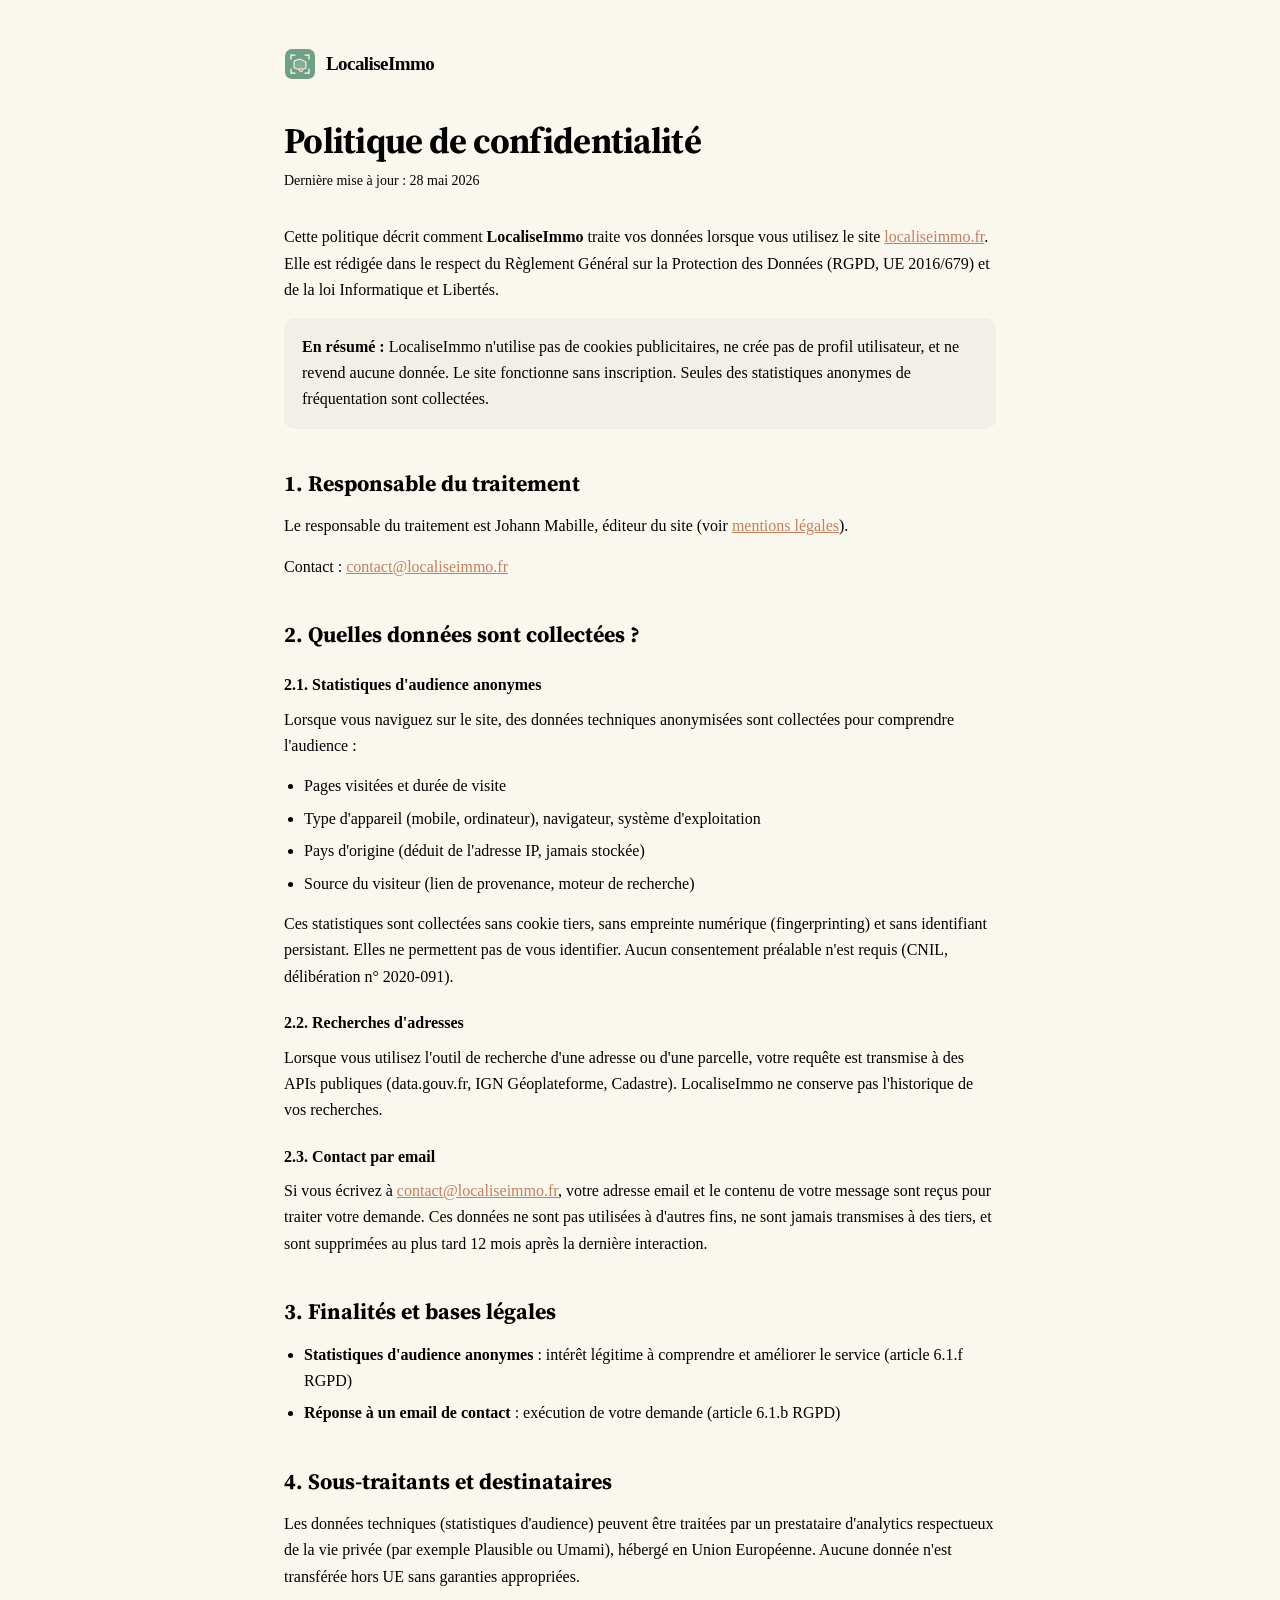
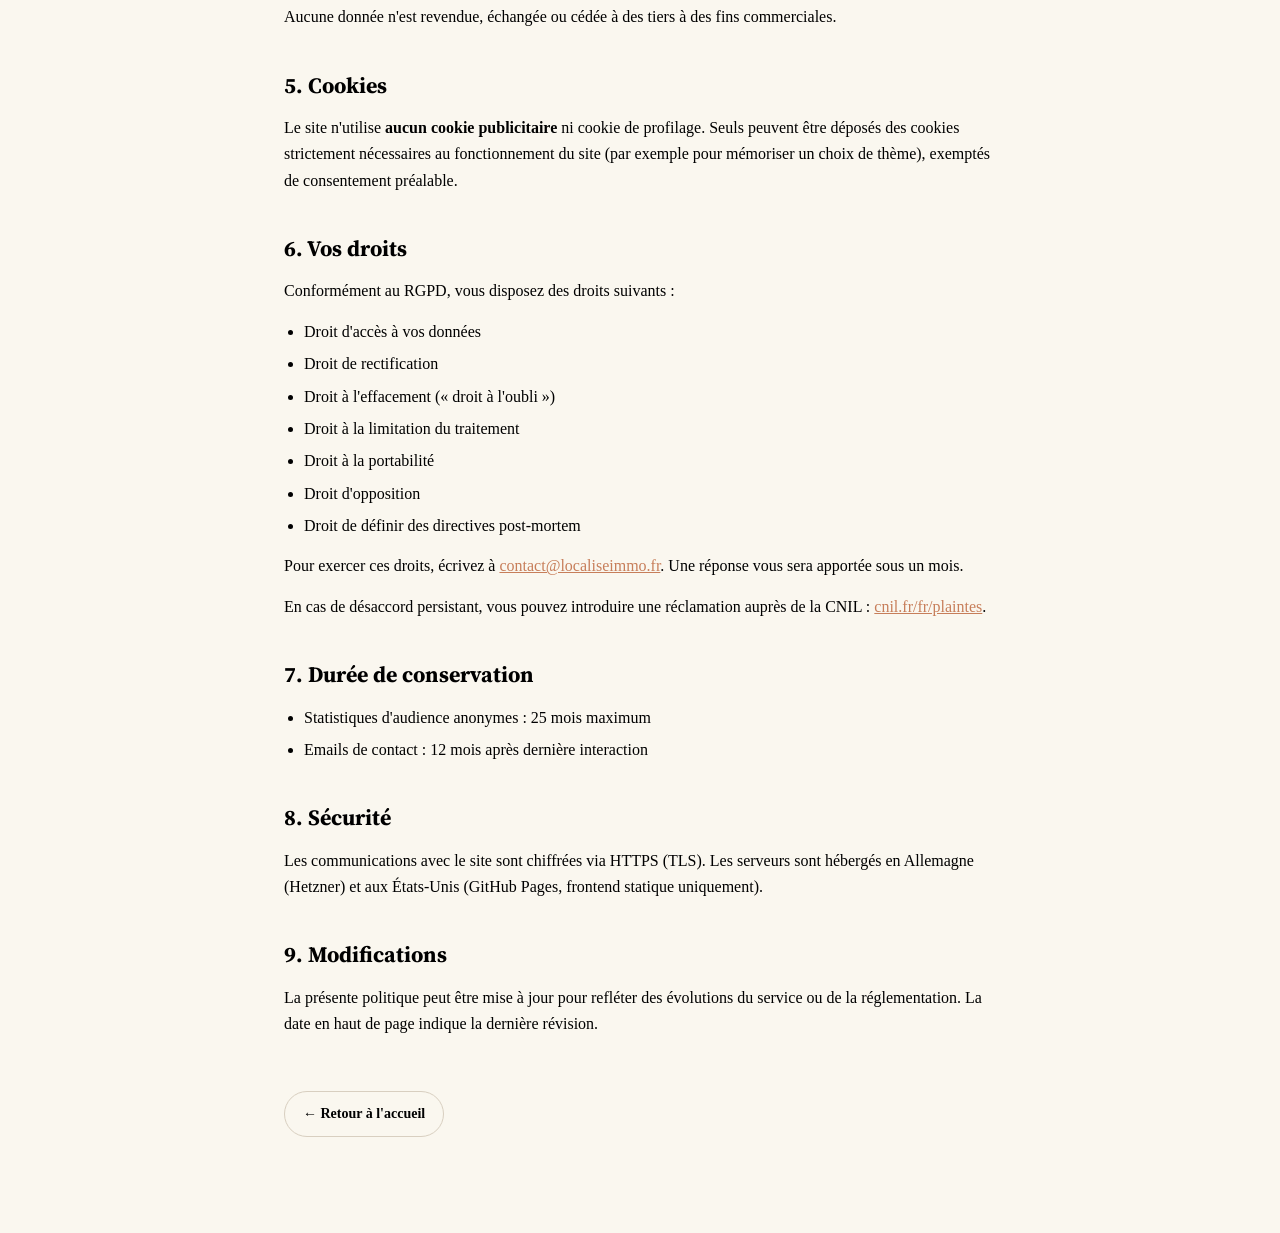
<file: confidentialite.html>
<!doctype html>
<html lang="fr">
<head>
  <meta charset="utf-8">
  <title>LocaliseImmo · Politique de confidentialité</title>
  <meta name="viewport" content="width=device-width, initial-scale=1">
  <meta name="description" content="Politique de confidentialité de LocaliseImmo : quelles données sont collectées, comment elles sont utilisées, vos droits RGPD.">
  <meta name="robots" content="index,follow">
  <link rel="canonical" href="https://localiseimmo.fr/confidentialite.html">
  <link rel="icon" href="./assets/favicon.svg">
  <link rel="stylesheet" href="./styles.css">
  <style>
    body { background: var(--bg, #FAF7EF); margin: 0; }
    .legal-page { max-width: 760px; margin: 0 auto; padding: 48px 24px 96px; font-family: var(--font); color: var(--ink); line-height: 1.65; }
    .legal-page header.legal-head { display: flex; align-items: center; gap: 10px; margin-bottom: 40px; }
    .legal-page header.legal-head a { display: flex; align-items: center; gap: 10px; text-decoration: none; color: var(--ink); }
    .legal-page header.legal-head img { width: 32px; height: 32px; }
    .legal-page header.legal-head .word { font-weight: 800; font-size: 19px; letter-spacing: -0.03em; }
    .legal-page header.legal-head .word .b { color: var(--primary); }
    .legal-page h1 { font-family: 'Source Serif 4', serif; font-size: 36px; line-height: 1.15; letter-spacing: -0.02em; margin-bottom: 8px; }
    .legal-page .updated { color: var(--mid); font-size: 14px; margin-bottom: 32px; }
    .legal-page h2 { font-family: 'Source Serif 4', serif; font-size: 22px; margin-top: 36px; margin-bottom: 12px; }
    .legal-page h3 { font-size: 16px; margin-top: 20px; margin-bottom: 8px; }
    .legal-page p { margin-bottom: 14px; }
    .legal-page ul { margin: 0 0 14px 20px; }
    .legal-page li { margin-bottom: 6px; }
    .legal-page a { color: var(--primary, #C77E5A); }
    .legal-page .callout { padding: 16px 18px; background: rgba(0,0,0,0.03); border-radius: 10px; margin: 14px 0; }
    .legal-page .back { display: inline-block; margin-top: 40px; padding: 10px 18px; border: 1px solid var(--border, #d8cfc0); border-radius: 999px; text-decoration: none; color: var(--ink); font-weight: 600; font-size: 14px; }
  </style>
  <script defer src="https://cloud.umami.is/script.js" data-website-id="ee03afb3-c7d2-46b5-aa45-09e2931365d7"></script>
</head>
<body>
  <div class="legal-page">
    <header class="legal-head">
      <a href="./index.html" aria-label="Retour à l'accueil LocaliseImmo">
        <img src="./assets/logo-mark.svg" alt="">
        <span class="word">Localise<span class="b">Immo</span></span>
      </a>
    </header>

    <h1>Politique de confidentialité</h1>
    <p class="updated">Dernière mise à jour : 28 mai 2026</p>

    <p>Cette politique décrit comment <strong>LocaliseImmo</strong> traite vos données lorsque vous utilisez le site <a href="https://localiseimmo.fr">localiseimmo.fr</a>. Elle est rédigée dans le respect du Règlement Général sur la Protection des Données (RGPD, UE 2016/679) et de la loi Informatique et Libertés.</p>

    <div class="callout">
      <strong>En résumé&nbsp;:</strong> LocaliseImmo n'utilise pas de cookies publicitaires, ne crée pas de profil utilisateur, et ne revend aucune donnée. Le site fonctionne sans inscription. Seules des statistiques anonymes de fréquentation sont collectées.
    </div>

    <h2>1. Responsable du traitement</h2>
    <p>Le responsable du traitement est Johann Mabille, éditeur du site (voir <a href="./mentions-legales.html">mentions légales</a>).</p>
    <p>Contact&nbsp;: <a href="mailto:contact@localiseimmo.fr">contact@localiseimmo.fr</a></p>

    <h2>2. Quelles données sont collectées&nbsp;?</h2>

    <h3>2.1. Statistiques d'audience anonymes</h3>
    <p>Lorsque vous naviguez sur le site, des données techniques anonymisées sont collectées pour comprendre l'audience&nbsp;:</p>
    <ul>
      <li>Pages visitées et durée de visite</li>
      <li>Type d'appareil (mobile, ordinateur), navigateur, système d'exploitation</li>
      <li>Pays d'origine (déduit de l'adresse IP, jamais stockée)</li>
      <li>Source du visiteur (lien de provenance, moteur de recherche)</li>
    </ul>
    <p>Ces statistiques sont collectées sans cookie tiers, sans empreinte numérique (fingerprinting) et sans identifiant persistant. Elles ne permettent pas de vous identifier. Aucun consentement préalable n'est requis (CNIL, délibération n° 2020-091).</p>

    <h3>2.2. Recherches d'adresses</h3>
    <p>Lorsque vous utilisez l'outil de recherche d'une adresse ou d'une parcelle, votre requête est transmise à des APIs publiques (data.gouv.fr, IGN Géoplateforme, Cadastre). LocaliseImmo ne conserve pas l'historique de vos recherches.</p>

    <h3>2.3. Contact par email</h3>
    <p>Si vous écrivez à <a href="mailto:contact@localiseimmo.fr">contact@localiseimmo.fr</a>, votre adresse email et le contenu de votre message sont reçus pour traiter votre demande. Ces données ne sont pas utilisées à d'autres fins, ne sont jamais transmises à des tiers, et sont supprimées au plus tard 12 mois après la dernière interaction.</p>

    <h2>3. Finalités et bases légales</h2>
    <ul>
      <li><strong>Statistiques d'audience anonymes</strong>&nbsp;: intérêt légitime à comprendre et améliorer le service (article 6.1.f RGPD)</li>
      <li><strong>Réponse à un email de contact</strong>&nbsp;: exécution de votre demande (article 6.1.b RGPD)</li>
    </ul>

    <h2>4. Sous-traitants et destinataires</h2>
    <p>Les données techniques (statistiques d'audience) peuvent être traitées par un prestataire d'analytics respectueux de la vie privée (par exemple Plausible ou Umami), hébergé en Union Européenne. Aucune donnée n'est transférée hors UE sans garanties appropriées.</p>
    <p>Aucune donnée n'est revendue, échangée ou cédée à des tiers à des fins commerciales.</p>

    <h2>5. Cookies</h2>
    <p>Le site n'utilise <strong>aucun cookie publicitaire</strong> ni cookie de profilage. Seuls peuvent être déposés des cookies strictement nécessaires au fonctionnement du site (par exemple pour mémoriser un choix de thème), exemptés de consentement préalable.</p>

    <h2>6. Vos droits</h2>
    <p>Conformément au RGPD, vous disposez des droits suivants&nbsp;:</p>
    <ul>
      <li>Droit d'accès à vos données</li>
      <li>Droit de rectification</li>
      <li>Droit à l'effacement (« droit à l'oubli »)</li>
      <li>Droit à la limitation du traitement</li>
      <li>Droit à la portabilité</li>
      <li>Droit d'opposition</li>
      <li>Droit de définir des directives post-mortem</li>
    </ul>
    <p>Pour exercer ces droits, écrivez à <a href="mailto:contact@localiseimmo.fr">contact@localiseimmo.fr</a>. Une réponse vous sera apportée sous un mois.</p>
    <p>En cas de désaccord persistant, vous pouvez introduire une réclamation auprès de la CNIL&nbsp;: <a href="https://www.cnil.fr/fr/plaintes" target="_blank" rel="noopener">cnil.fr/fr/plaintes</a>.</p>

    <h2>7. Durée de conservation</h2>
    <ul>
      <li>Statistiques d'audience anonymes&nbsp;: 25 mois maximum</li>
      <li>Emails de contact&nbsp;: 12 mois après dernière interaction</li>
    </ul>

    <h2>8. Sécurité</h2>
    <p>Les communications avec le site sont chiffrées via HTTPS (TLS). Les serveurs sont hébergés en Allemagne (Hetzner) et aux États-Unis (GitHub Pages, frontend statique uniquement).</p>

    <h2>9. Modifications</h2>
    <p>La présente politique peut être mise à jour pour refléter des évolutions du service ou de la réglementation. La date en haut de page indique la dernière révision.</p>

    <a href="./index.html" class="back">← Retour à l'accueil</a>
  </div>
</body>
</html>
</file>
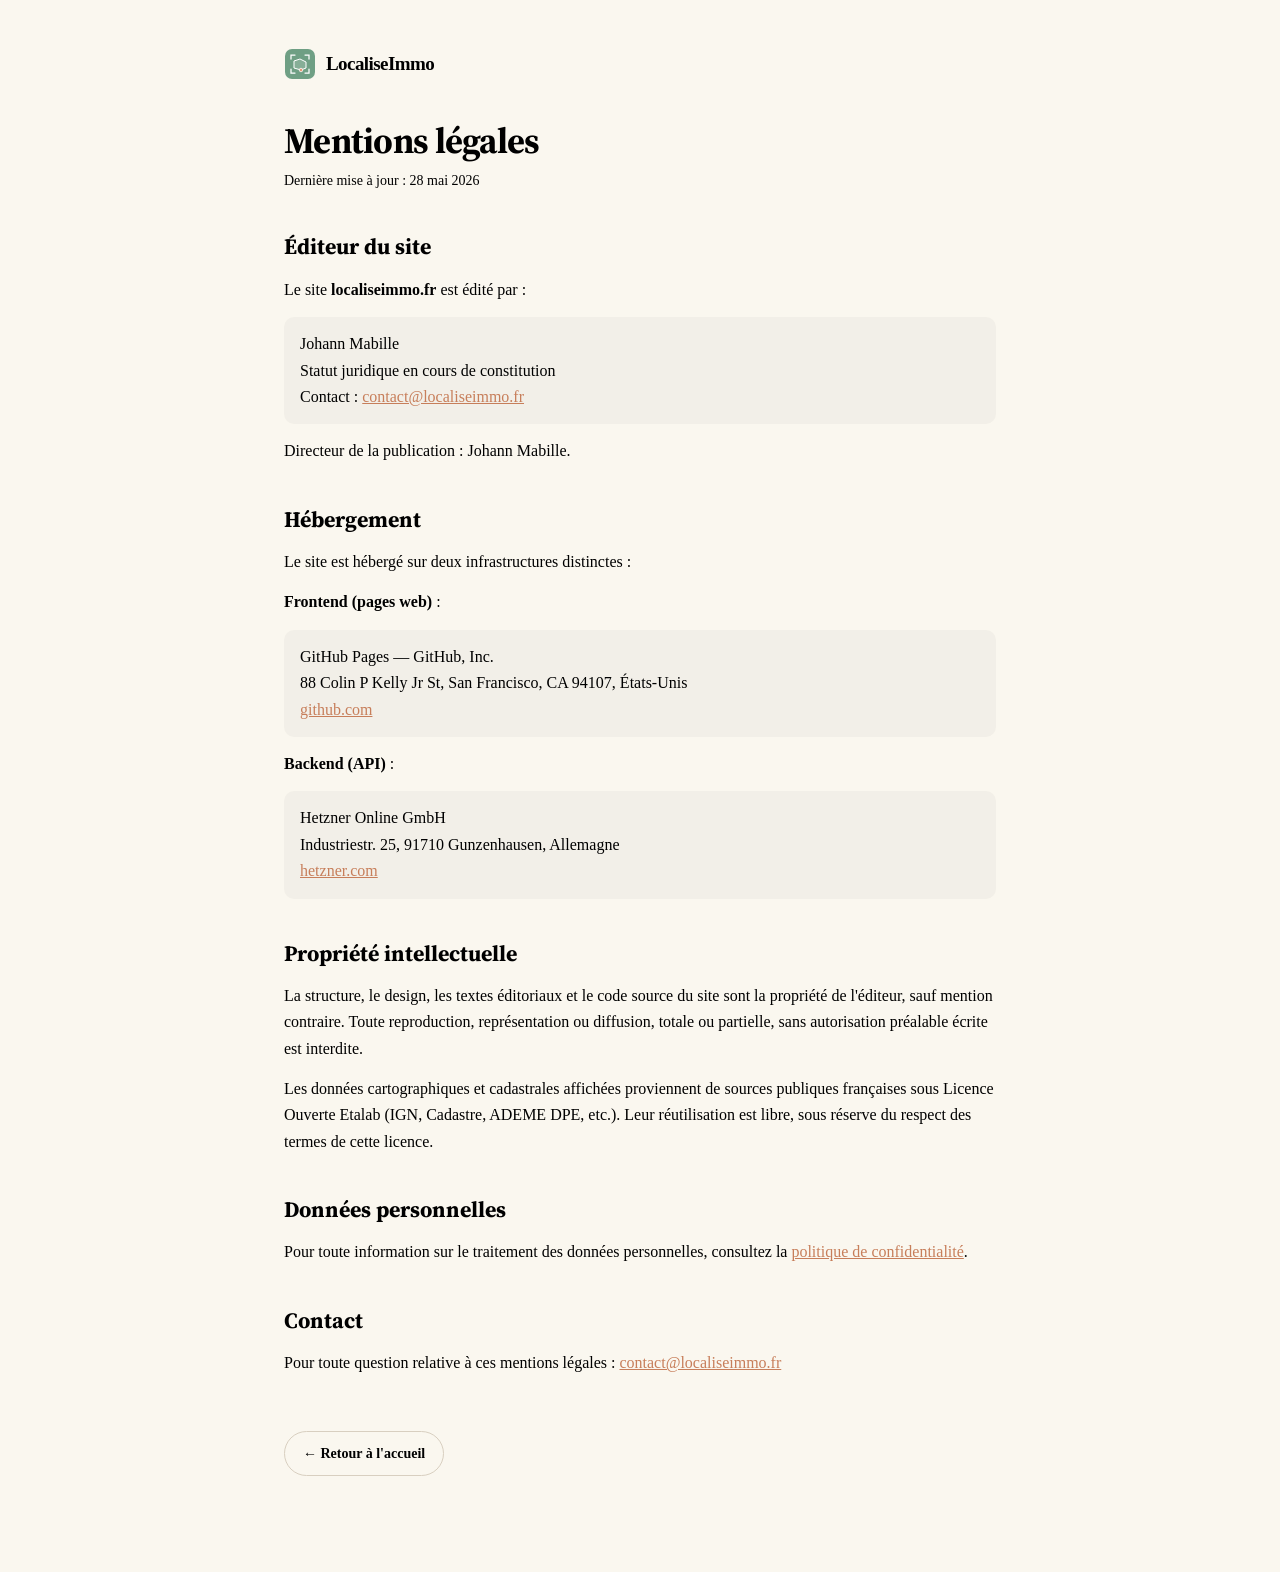
<file: mentions-legales.html>
<!doctype html>
<html lang="fr">
<head>
  <meta charset="utf-8">
  <title>LocaliseImmo · Mentions légales</title>
  <meta name="viewport" content="width=device-width, initial-scale=1">
  <meta name="description" content="Mentions légales du site LocaliseImmo : éditeur, hébergeur, propriété intellectuelle.">
  <meta name="robots" content="index,follow">
  <link rel="canonical" href="https://localiseimmo.fr/mentions-legales.html">
  <link rel="icon" href="./assets/favicon.svg">
  <link rel="stylesheet" href="./styles.css">
  <style>
    body { background: var(--bg, #FAF7EF); margin: 0; }
    .legal-page { max-width: 760px; margin: 0 auto; padding: 48px 24px 96px; font-family: var(--font); color: var(--ink); line-height: 1.65; }
    .legal-page header.legal-head { display: flex; align-items: center; gap: 10px; margin-bottom: 40px; }
    .legal-page header.legal-head a { display: flex; align-items: center; gap: 10px; text-decoration: none; color: var(--ink); }
    .legal-page header.legal-head img { width: 32px; height: 32px; }
    .legal-page header.legal-head .word { font-weight: 800; font-size: 19px; letter-spacing: -0.03em; }
    .legal-page header.legal-head .word .b { color: var(--primary); }
    .legal-page h1 { font-family: 'Source Serif 4', serif; font-size: 36px; line-height: 1.15; letter-spacing: -0.02em; margin-bottom: 8px; }
    .legal-page .updated { color: var(--mid); font-size: 14px; margin-bottom: 32px; }
    .legal-page h2 { font-family: 'Source Serif 4', serif; font-size: 22px; margin-top: 36px; margin-bottom: 12px; }
    .legal-page p { margin-bottom: 14px; }
    .legal-page address { font-style: normal; padding: 14px 16px; background: rgba(0,0,0,0.03); border-radius: 10px; margin-bottom: 14px; }
    .legal-page a { color: var(--primary, #C77E5A); }
    .legal-page .back { display: inline-block; margin-top: 40px; padding: 10px 18px; border: 1px solid var(--border, #d8cfc0); border-radius: 999px; text-decoration: none; color: var(--ink); font-weight: 600; font-size: 14px; }
  </style>
  <script defer src="https://cloud.umami.is/script.js" data-website-id="ee03afb3-c7d2-46b5-aa45-09e2931365d7"></script>
</head>
<body>
  <div class="legal-page">
    <header class="legal-head">
      <a href="./index.html" aria-label="Retour à l'accueil LocaliseImmo">
        <img src="./assets/logo-mark.svg" alt="">
        <span class="word">Localise<span class="b">Immo</span></span>
      </a>
    </header>

    <h1>Mentions légales</h1>
    <p class="updated">Dernière mise à jour : 28 mai 2026</p>

    <h2>Éditeur du site</h2>
    <p>Le site <strong>localiseimmo.fr</strong> est édité par&nbsp;:</p>
    <address>
      Johann Mabille<br>
      Statut juridique en cours de constitution<br>
      Contact&nbsp;: <a href="mailto:contact@localiseimmo.fr">contact@localiseimmo.fr</a>
    </address>
    <p>Directeur de la publication&nbsp;: Johann Mabille.</p>

    <h2>Hébergement</h2>
    <p>Le site est hébergé sur deux infrastructures distinctes&nbsp;:</p>
    <p><strong>Frontend (pages web)</strong>&nbsp;:</p>
    <address>
      GitHub Pages — GitHub, Inc.<br>
      88 Colin P Kelly Jr St, San Francisco, CA 94107, États-Unis<br>
      <a href="https://github.com" target="_blank" rel="noopener">github.com</a>
    </address>
    <p><strong>Backend (API)</strong>&nbsp;:</p>
    <address>
      Hetzner Online GmbH<br>
      Industriestr. 25, 91710 Gunzenhausen, Allemagne<br>
      <a href="https://www.hetzner.com" target="_blank" rel="noopener">hetzner.com</a>
    </address>

    <h2>Propriété intellectuelle</h2>
    <p>La structure, le design, les textes éditoriaux et le code source du site sont la propriété de l'éditeur, sauf mention contraire. Toute reproduction, représentation ou diffusion, totale ou partielle, sans autorisation préalable écrite est interdite.</p>
    <p>Les données cartographiques et cadastrales affichées proviennent de sources publiques françaises sous Licence Ouverte Etalab (IGN, Cadastre, ADEME DPE, etc.). Leur réutilisation est libre, sous réserve du respect des termes de cette licence.</p>

    <h2>Données personnelles</h2>
    <p>Pour toute information sur le traitement des données personnelles, consultez la <a href="./confidentialite.html">politique de confidentialité</a>.</p>

    <h2>Contact</h2>
    <p>Pour toute question relative à ces mentions légales&nbsp;: <a href="mailto:contact@localiseimmo.fr">contact@localiseimmo.fr</a></p>

    <a href="./index.html" class="back">← Retour à l'accueil</a>
  </div>
</body>
</html>
</file>
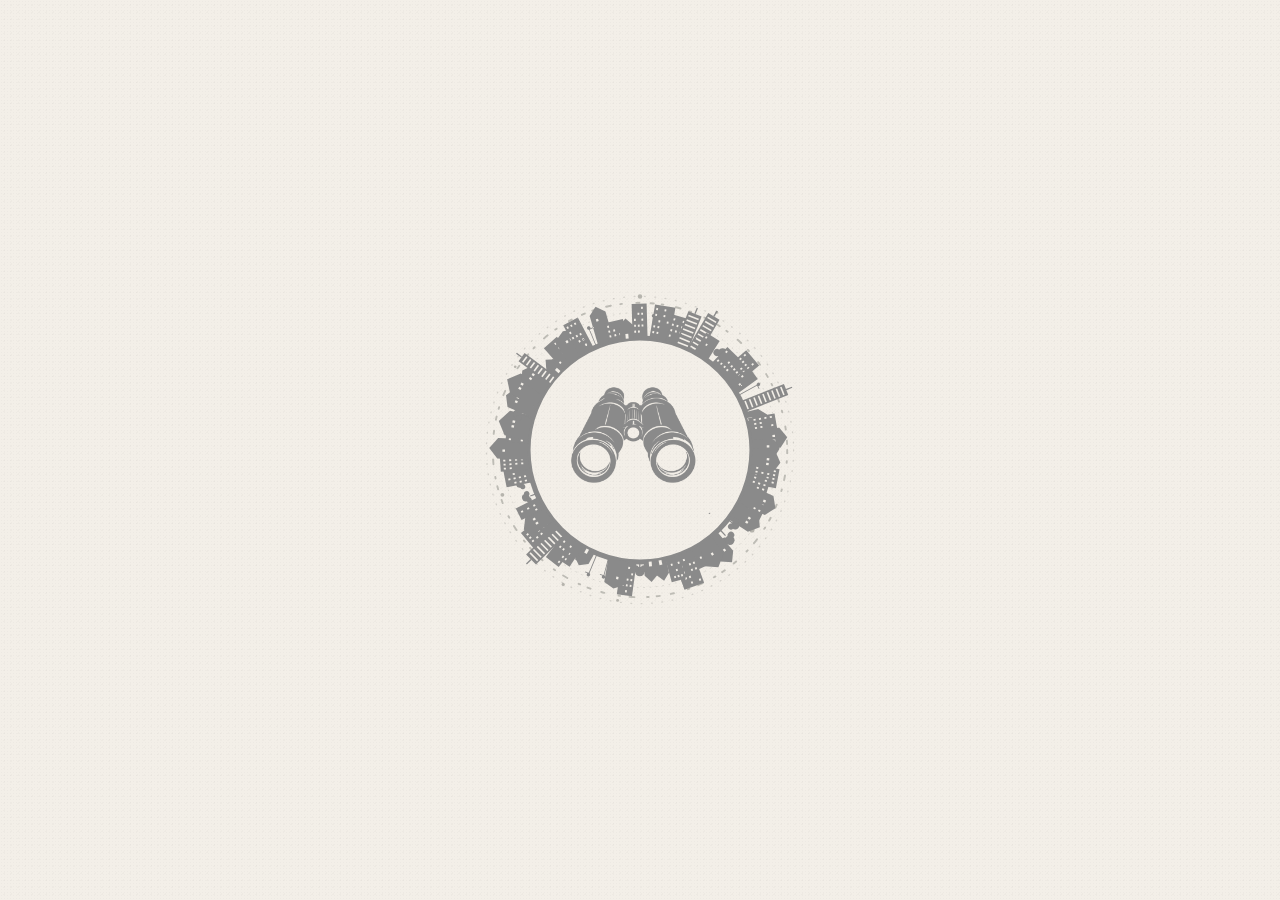
<file: assets/loader.html>
<!DOCTYPE html>
<html>
<head>
  <meta charset="utf-8">
  <title>Loader · Cadastre</title>
  <style>
    * { margin: 0; padding: 0; box-sizing: border-box; }
    body { background: #faf9f5; display: flex; align-items: center; justify-content: center; min-height: 100vh; font-family: -apple-system, BlinkMacSystemFont, sans-serif; }
    #__bundler_loading { position: fixed; bottom: 20px; right: 20px; font: 13px/1.4 -apple-system, BlinkMacSystemFont, sans-serif; color: #666; background: #fff; padding: 8px 14px; border-radius: 8px; box-shadow: 0 1px 4px rgba(0,0,0,0.12); z-index: 10000; }
    #__bundler_thumbnail { position: fixed; inset: 0; width: 100%; height: 100%; display: flex; align-items: center; justify-content: center; background: #faf9f5; z-index: 9999; }
    #__bundler_thumbnail svg { width: 100%; height: 100%; object-fit: contain; }
    #__bundler_placeholder { color: #999; font-size: 14px; }
  </style>
  <noscript>
    <style>#__bundler_loading { display: none; }</style>
    <div style="position:fixed;bottom:12px;left:12px;font:13px/1.4 -apple-system,BlinkMacSystemFont,sans-serif;color:#999;background:rgba(255,255,255,0.9);padding:6px 12px;border-radius:6px;box-shadow:0 1px 4px rgba(0,0,0,0.08);z-index:10000;">
      This page requires JavaScript to display.
    </div>
  </noscript>
</head>
<body>
  <div id="__bundler_thumbnail">
  <svg viewBox="0 0 100 100" xmlns="http://www.w3.org/2000/svg">
    <rect width="100" height="100" fill="#f3efe8"></rect>
    <circle cx="50" cy="50" r="32" fill="none" stroke="#8a8a8a" stroke-width="3"></circle>
    <rect x="32" y="42" width="14" height="14" rx="2" fill="#6f6f6f"></rect>
    <rect x="54" y="42" width="14" height="14" rx="2" fill="#6f6f6f"></rect>
    <rect x="44" y="44" width="12" height="6" fill="#6f6f6f"></rect>
  </svg>
</div>
  <div id="__bundler_loading">Unpacking...</div>

  <script>
    
document.addEventListener('DOMContentLoaded', async function() {
  const loading = document.getElementById('__bundler_loading');
  function setStatus(msg) { if (loading) loading.textContent = msg; }

  // Error sink persists across replaceWith since it's on window, not the DOM.
  window.addEventListener('error', function(e) {
    var p = document.body || document.documentElement;
    var d = document.getElementById('__bundler_err') || p.appendChild(document.createElement('div'));
    d.id = '__bundler_err';
    d.style.cssText = 'position:fixed;bottom:12px;left:12px;right:12px;font:12px/1.4 ui-monospace,monospace;background:#2a1215;color:#ff8a80;padding:10px 14px;border-radius:8px;border:1px solid #5c2b2e;z-index:99999;white-space:pre-wrap;max-height:40vh;overflow:auto';
    d.textContent = (d.textContent ? d.textContent + String.fromCharCode(10) : '') +
      '[bundle] ' + (e.message || e.type) +
      (e.filename ? ' (' + e.filename.slice(0, 60) + ':' + e.lineno + ')' : '');
  }, true);

  try {
    const manifestEl = document.querySelector('script[type="__bundler/manifest"]');
    const templateEl = document.querySelector('script[type="__bundler/template"]');
    if (!manifestEl || !templateEl) {
      setStatus('Error: missing bundle data');
      console.error('[bundler] Missing script tags — manifestEl:', !!manifestEl, 'templateEl:', !!templateEl);
      return;
    }

    const manifest = JSON.parse(manifestEl.textContent);
    let template = JSON.parse(templateEl.textContent);

    const uuids = Object.keys(manifest);
    setStatus('Unpacking ' + uuids.length + ' assets...');

    const blobUrls = {};
    await Promise.all(uuids.map(async (uuid) => {
      const entry = manifest[uuid];
      try {
        const binaryStr = atob(entry.data);
        const bytes = new Uint8Array(binaryStr.length);
        for (let i = 0; i < binaryStr.length; i++) bytes[i] = binaryStr.charCodeAt(i);

        let finalBytes = bytes;
        if (entry.compressed) {
          if (typeof DecompressionStream !== 'undefined') {
            const ds = new DecompressionStream('gzip');
            const writer = ds.writable.getWriter();
            const reader = ds.readable.getReader();
            writer.write(bytes);
            writer.close();
            const chunks = [];
            let totalLen = 0;
            while (true) {
              const { done, value } = await reader.read();
              if (done) break;
              chunks.push(value);
              totalLen += value.length;
            }
            finalBytes = new Uint8Array(totalLen);
            let offset = 0;
            for (const chunk of chunks) { finalBytes.set(chunk, offset); offset += chunk.length; }
          } else {
            console.warn('DecompressionStream not available, asset ' + uuid + ' may not render');
          }
        }

        blobUrls[uuid] = URL.createObjectURL(new Blob([finalBytes], { type: entry.mime }));
      } catch (err) {
        console.error('Failed to decode asset ' + uuid + ':', err);
        blobUrls[uuid] = URL.createObjectURL(new Blob([], { type: entry.mime }));
      }
    }));

    const extResEl = document.querySelector('script[type="__bundler/ext_resources"]');
    const extResources = extResEl ? JSON.parse(extResEl.textContent) : [];
    const resourceMap = {};
    for (const entry of extResources) {
      if (blobUrls[entry.uuid]) resourceMap[entry.id] = blobUrls[entry.uuid];
    }

    setStatus('Rendering...');
    for (const uuid of uuids) template = template.split(uuid).join(blobUrls[uuid]);

    // Strip integrity + crossorigin — blob URLs from a file:// document inherit
    // a null origin, so crossorigin forces a CORS fetch that SRI then rejects.
    // The manifest bytes are ours; SRI protects against CDN compromise, not this.
    template = template.replace(/\s+integrity="[^"]*"/gi, '').replace(/\s+crossorigin="[^"]*"/gi, '');

    const resourceScript = '<script>window.__resources = ' +
      JSON.stringify(resourceMap).split('</' + 'script>').join('<\\/' + 'script>') +
      ';</' + 'script>';
    // Inject after <head> so the DOCTYPE stays first; prepending the script
    // would push the parser into quirks mode. DOMParser always emits a <head>
    // (synthesizing one if the source HTML omitted it) but may carry
    // attributes through, so match the full opening tag. slice() rather than
    // replace() keeps us clear of $-pattern substitution in resourceScript.
    const headOpen = template.match(/<head[^>]*>/i);
    if (headOpen) {
      const i = headOpen.index + headOpen[0].length;
      template = template.slice(0, i) + resourceScript + template.slice(i);
    }

    // Parse the template and swap the root element. Scripts inserted via
    // DOMParser/replaceWith are inert per spec — re-create each with
    // createElement so they execute, awaiting onload for src scripts to
    // preserve ordering (React before ReactDOM before Babel before text/babel).
    const doc = new DOMParser().parseFromString(template, 'text/html');
    document.documentElement.replaceWith(doc.documentElement);
    const dead = Array.from(document.scripts);
    for (const old of dead) {
      const s = document.createElement('script');
      for (const a of old.attributes) s.setAttribute(a.name, a.value);
      s.textContent = old.textContent;
      // text/babel scripts with a src: fetch and inline. transformScriptTags
      // does XHR against the src, but blob:null/ from a file:// origin is
      // silently dropped. Inlining makes it a plain inline babel script,
      // which transformScriptTags handles unconditionally.
      if ((s.type === 'text/babel' || s.type === 'text/jsx') && s.src) {
        const r = await fetch(s.src);
        s.textContent = await r.text();
        s.removeAttribute('src');
      }
      const p = s.src ? new Promise(function(r) { s.onload = s.onerror = r; }) : null;
      old.replaceWith(s);
      if (p) await p;
    }
    // Babel standalone auto-transforms type=text/babel on DOMContentLoaded,
    // which fired before we swapped the document. Trigger manually if present.
    if (window.Babel && typeof window.Babel.transformScriptTags === 'function') {
      window.Babel.transformScriptTags();
    }
  } catch (err) {
    setStatus('Error unpacking: ' + err.message);
    console.error('Bundle unpack error:', err);
  }
});

  </script>

  <script type="__bundler/manifest">
{"945cdc13-0d40-4492-9bf6-21edcc447691":{"mime":"image/png","compressed":false,"data":"iVBORw0KGgoAAAANSUhEUgAAAeAAAAG2CAYAAACnA1V/AAAQAElEQVR4AeydBZxrxdXAw5N6qdBShUIp7m7F3d1dC6WF8nQftAWK7OMJXtyLO8WhuLu7VSj1fi01KLuP7/8fctMkm2Rvkhu/+5uzM5k7embmnJEzZ0Zk0r8UAykGUgykGEgxkGKg6RhIGXDTUZ5mmGIgxUCKgRQDKQYymd5mwGkPSDGQYiDFQIqBFAMtwkDKgFuE+DTbFAMpBlIMpBjobQykDLh32z+xmk+fPn3xKVOmbHj00UfvNHXq1P2xx/N7gm7sXbE3wG+pxDJME2p7DNDmi0ybNm097B1p+33oB9/HvT/2voB9YjPslYC5274yaQFTDDQIAykDbhBiuzVZiOo3IJq7A+cAjwB/GRwcfIj6XjvTTDOd/8EHHxyPPYXfR+vGPgfbb/cS9m/AG8B1EOWfYG8xefLk2QmTmg7GAG05P215IHAO7iew/0SbPzRjxoxrsc+jP5xC9U7AfTz2yYB94krsO4CnCf9r4t0NHI97V+x58U9NioGux0DKgLu+ieuvIEx3Pojioaxg7oeoPk2KZwK7AksDnwc+AlTqSyP5/jHgM8CcwIYQ5R9hXzRixIjHSPtuCO9hwGL4NcekudSFAdpsDdrrOOBp2vJBEpsG7Ip7cewvAB8HRgPl+sVMfBsFGG424q0M7M/vM7AfsK+Rx0Rs+wveqUkx0H0YKDc4uq+maY2qxgDEdQvgFzDdByGKh7CCWYFEZKIST5x1Gxn3F0l7ZVL6MXAf+T0O0R2DOzVthoH+/v45YIpH0EYy3esp3gHAIoB9IilaIlP+vH2NfjEZ+0Hyu4h8VyOf1KQY6CoMJDVougopvV4ZCN7OELwnwMNFwBrAZ4FmmE+SyRIQ3emU4TdAP6vvb+CXmmQxUFVqHBMszKTo7JEjRz4OUzyYyDJddzRwNtx8iRy2I99b6A/[base64]/f393+zUwrc4nKm2bcRBlIG3EaN0cyiQLR2g5m5emiWgFWS1VtscHDwOhjGRkkm2stpManZj8nY+eDAs3eszjH045U5p76ISdk8nVPqtKQpBjKpLuhe7AQwrv0hWmdRd8/TsDrSfE2GQV326sjSt1GhmYwdSnGOBWYGOtUsy6TsZ9QlFc7q1BZsRrnbLI90BdxmDdLo4rDS2RPGpUaimRqdVxPS/yx1URmE59dNyK77sqA/9DEZ+yE1U8oYq6FmBql/AEQ2zkTNMqR2KtvR38JOTYqBtsdAyoDbvomSKyDEdn1SOwHoJvMJKnMsddsGOzVVYIDdg+8QXAUozRK+k9448Ytssk/WMJlYecSIEYcnm2qaWoqBxmDAgdCYlEummnq2CgOcj3mvdzL5q/rPFQjOrjFunZ44efLkb3dNjRpcESYsW7B7EPWHBueWeRvGeAWZ/IQ898PeA3t3wPvdqrHEKzlDXttSv/7kUkxTSjHQGAykDLgxeG27VGfMmLEnhVoY0CTV7q+TmA8wfB+itwOwKUR1E2AL/F1dnYit9qR/YpcySU4EVGl51jHHHPO1Uhmlfv/DABOVRfnlmW+jBPD+TfqP0Q9OoE/sMHLkyNXGjx+/1YQJEw6ZOHHiydhnY58DTKVf7kuYsYS/GFD72vvYxaaWftIHE053RYoxmf5uKwwkRYjbqlLtWphWlYutxq0hht+tN3/SuIk0toVoeid3Dgjpt4BdIKQnQWAvAq7F/XPgKvxPB/YnzqYQ2KWxl2Vr0C1wy3Et6UhoE+1/5DPPwMDAqaSdmgoYoB3O4PNsQNLmOdr5IPrHctib0Q8OoE9cNHbs2FfKZdTX1/c0YY6hr2wPo96UuCqCWZX43ydOtDqutp9EDPvAVCgLLKambTFQbcdu24qkBSuNAQjQ1yFmO5X+Oqzvn4l7HLAJzG1RCOr6EMpLR48ePQo/FXh8n1XGQeTh04KHw+gP5vcBgLqk13A1Spy3xo0b9xL2I9g3Ef8UIBBa0nA78t5hS1FdgA0oxx7VRemd0LSNrxb5ilWSlf4FiW1LH9mYdu6HqT6L/RZ+BYa85wYWo78swyp8Be1p06YtEAWCUf/GuPSPu4l/Esx4W/rImoDM2PvqUdDh7IiuLUuZth0ucPo9xUCrMBB11Fbln+bbYAxAgNSfu2E12UDwfkf4MdgbEf8WwCfhfgDxfAD49eDg4B18u4AwCnQdyXefFvwhfkfgNx04Db+rWI0+TvgXgZ9PmTLlZAjueJjj8nzPSGghsm5Hrkw8GYJx/+S3OmEm0juozjS6Mjr4X4qK7Q0kZS6nndeAYa4FXMpK9k0Tpr0XA3YGnJRdjv0I8Bu+PQCoZesmVuHXE/dGmOwdfHuNsj1B37gZ93nYY2DMS9NHfk0fuR04ifTXI65n/D/Ffg+Ia3Yi7eXiBk7DpRhoJgZSBtxMbLcmrzWryPavMC8lSH3xZj4I5JnEVVnHMfirjF/m6dalZ4flrq0oUetLOQpGqcd5PtJQYYZnff2kcx1EVoJ8DIQxPDEHgX0MAvsjiPEafD+G8PWab5KHk4N60+mq+LSngkmfrrdStNFltNVKtNnWMN07TA+muTVwNnh/nt+uiD0KcFK2Jb+dYKngQ9WWPuggfA7/WQD7yFyUbXHSVdf3zthTSN9HF54mvauACaQ9J/ndD3yP7woUqqv6j8QfzsxJ2va/4cKl31MMNB0DKQNuOsqblyFES9WCW8XM8S4IlSvXZQl/JOBKaUFsiWWpfhLd5/S8LR/0J1pJI3OW6EqQDyQ/iasr5JOU0mbF49blWAisqhCvK5lCfM/tWUXJ/OPHaGDIVidNXxCndT3lR3s9DWzKhGkb2uo+JlBrwBzPwn6ZNjsHcJLmlrJtrLR93GrbZ+xD2saxnzjJU0XqZngcRdoPk9et1MOz5RdhxJM5M16Jb2rvwgrGNIKj6N+GxF2syC/9mWKg5RgoRVhbXqi0AMlgAKLlimLUMKlJ9O4nzADh1Sq1NkT2K/wezkT3Oe1D+aC/cU1Xgqjt7wj0G8z+kMjKJPdjW/t2iOR1MM31IPB3QmA3JszWgFuXWFWbWVhFfa/qWF0agbYVF+V2LYatNX3ih6x2FwOupZ32BZ7F7+dE3B1bFZDex7atB/ATsGIb+4x9SLtUJBnyF/mwFvU4i7zvAvbkzPgV+sku5L8D3zy+MA2cQ8wihHECMuRD6pFioJUYKNdhW1mmNO8EMACBWoJkVgaGM29D1FRk71a1W4Slwnvm9nc+vEVYJVpfwP0iRO01bIVt3Ar8K24hIr4SU/uXNp8yEmcln2W+uvXLB7ckN4RpXknZ3X5cBeJ6OQE2BZSaxqraeB2q6kjdFoHdBRlkTatf2vgW8LEyjPdIVrqb0zZP8/tkYCFApouVM7arYBtH/SCTyeS+Fzt+T/ququ/D9nz4IQI4GXwE+2XgD4BpYeWM/cS6nEFZfg8cRtkuYjXs+fCNuVD/czjhy9Bv1+nv75/jf96pK8VA6zEggWx9KdISJI4BCJrXOdxCLpe2hFLGmSHs+xCoe7CvIrBnvqfy27NYBaM8azsQf68UHUAY7/zuib01q1YFcGaDUX4JmEWAgc5F3OWBgwhzFfaTxP0LICN2BSZUWpW7dbkWca+HuJ5Dmk8A3i8+jjSqNV+GaajnuNp4XRWedtqFCnmUgBXf0HYHwdzWBf/[base64]/uqN3h9bJnw4YaYDPyXcWcCFELRLIMw3ARcBp8LsjmAlsgJbyA8B/RDVLbCXgJh+gbCuWo4lvqtmkixpXK0Irlgs166k+wYEdkfScRJwSMlYFTzJTyGgCiG6/xNtpQRxNRVVGM+26wf3q9MGzxJ5ZyD/8Y7QTvjlm4ie3AneD6TNl6IPfJr23w1bhvkmZZkFWI1+sgfpngpcSB7uetyA+xfAXfSju7VJ4yzCTYcJK2XvpG9t+vVs+Lsyvp701aw1Dr/bCD+3BSGfw/G377uK1iuCUcRzlyf63TQ7zSjFQDkMRAOm3PfUvwMxADFaEWITJIzLFN8zNaVPv8r3zwBuzakla17ccwGzE99z4C9nbSWfZ8d/Doiniu59ccaVkFLR6+Ivs/4OYQ/m+7nk/1vgUeAK4BgI7PYQ0TcgxGMgkHMTRgIpM/0lcfON/VHI95uT8ErX9hP/J3xQwxZWbDMHBN16xY7QTQGPOeaYr9Eu36iiTm/AwBR0UkDux+BeFZJuNxcnUcyAHyPAbsSdn3ZanXY+jjafmfY/DLAfvACjvJeyXEY4JdS9KmZbbk8em+PnpG8N7FUI49GJEzav0G3Mb+8Y74E9BrAPHEuc00nPlfXJ+J1EPM+mb6Wtp+P/OcAHOtT25WSTz8GswncfbAg/0n8pBlqNgWJi1+rypPkngAGIk6oGPdetlJpMuNL3Wr+5/Shjd7vPM9gDKc85JPYIjPh+COARo0aNeh8i/RNgTgj2+nxXwxZByhq3NfuIeyZxTieUW6pYmWImoF8xfJI8Vi327JXfMEEnYl4Ji1Pl52Fcm48bN+4e2upKIhwGeOaaz8TwCiZsMdN2XlFbmnYRziW/5WmnS2G6r8AYlWR3S9h+4KRNGQP7R0igxn/m+1nSdoLo/XSF+ATT9+hCJn0lba509Kzk4REIVjCGc5cn/Ej/NQMDaR6VMJAy4ErY6dxv7Xbl4iMSTIj1CtgHQ6RVvvA8RPqsgYGBGWwvy4S9mnR2EcrdIs95Eddty4sg9hJXVVrafwvC5ALnOci33fCRV7rGOqm7wngyreEyepWwW/X19T0N870ft6tS4zjJERTE87fwZ9riQNpxTtpuLMzuK7SlK+Zf4X82oPS6W8KfNHCzgbJ7fGG9lY72znB+EXq2L+QjIXW3BwYkYO1RkrQUdWOAlce8EM/zIYC71p1YYxPw+pH3RXfnjM/tyUcoswI4bjN6Bh1JPZdiHNtB7H8GEz4FQqtglmFkEJVK3LNb0CDFowKsiuZffHWbFD95mAAAEABJREFU97/0n6fA6wr8jozCc4Ir10G+jQP3X3SLmbbbNhvebWXv63pMEcVrF7tgp4d+thf9Z2q7FC4tR3djYLjapQx4OAx1yHeIiiohb4dAqvfZLduOKDnldbXi6vcE6vAsW6AbUPDx+EvQf427lNmRsP2svtzedvt6uH7sdmWpdLreD4YT5/x3S5jqE4S9Erx7fBHhxWtjMl91f5/BSncucD4dpgv6p3gdTc1mhlfzWRSn3W2l7MdRAdVfKlzY7uVNy9fFGBiOcHVx1bujahCS9QEFYBRq6fSn+BaCCSjxeiX2AhD8LbG9c1qqsTwT/i4MQeGdP5cKkOfnOWbez95wTp48eXYYqueuZSvM94Ngvupgvge3zDQK69a+EzkVoWxAW5zA5MiHNl4i3HgCucWM1bFG9ZdHMXbuY0LhpK9jK5IWvHMx0N0MuHPbJVbJIR5HE/AiwDu/WF1jlMg+EkJ/HERf5R++hvPb4trBnPvZdld/9HAv3rh9Why9F34r4e6Kr1xd72IC008/uoYAqnXEyhm39i8E/2pHW522UBraq2Ddtp2/InW7GBwoSZ2rfOpIMdAMDKQMuBlYTjgPVjYLQzBuI9kJgEQWq/sMhFGhrR/CaF2hnEUN7wTyzcx8O2n06NGuylQckv8t311wDpj/oZvdo0aNqrg1zKp2HBMYX69SZ7ioiM7StY8At49xzvtDPowFuo3xUqWc8YGK/RhT9zG21KiV+5A6Ugw0EgMpA24kdhuQtrqSIZxeERlOqUADcm9Jkqo7jO4auwp24pFfkPkGBgZOZiUnk/hV/odedw8ODuZrhCpGhy8OLQ6T3S/7watG0gO1S3mfex4mQD8CeokhrejYYlKi9HQWLamVYqBxGHDANS71NOVEMcBZ1WZsCf6MRDv9/I0qVG2s82YwDK+2PFEUe2OIpueS+xT5Rz8rMaIoTNfZ4Mpz3FL1+jff7oO5irNoe95dgrsJfC+wBd+9SlS1+kridrqZlbqfyWrY18A6vS5p+dscAykDbvMGiooHg9kcguk2rE+9Rd69Zn8SHHhFRgULBVq0IJoTQcY/sD0Xz2T4kWf+k+fuGSfbx/+msv8FIuMqV93f54LH6BWj8A283QL8CX8fv1CJSvDv0X9u3Z/IhNfz7x5FQVrtZmAgZcDNwHKdeTAb3xDiqAYopXk9n6szxY6P/nVq4PN0PvKAMxgnJofAQLyT+mbw+d+//HD/8+1ylw8UUEWZMFYwrnL/Do4c90qPB0/+3Q6of3sj+lnPXtkSB3nwEfAkE94+zy91phhIFAMOxEQTTBNLFgMw3xVJUd25MhiZb9pmIATjVrQ48a6qgFfG92LXwlF8dcmn7fDuGZNf0fDiVZ6Hgmwb8zt6WOEl3D7EsQ52tB2NsynmXZic94lvJrfzcR8HqP5SdZJ74rctv7diUrANbhnhbvzeF/d4/HzlSl3PakVT5eXD+CsD8C52JVPNccRHye84dp/sU5XSTL+lGKgJAykxrwltzYk0ffp0X37xXqw6b6tlvr5go0DNP5pT2pbl4l1VwQK8O2LECKV1vUJzhx4CxLrSC0wG6Wbw1auofjNgKG5JR6vcP/FBrWSqbcTZMPM2+XrPWL3RamlbhzZZDr8lJk6cOO+ECRPWA3aZOHHigcChuI8dP378WdiX8vsK3Jfhvhg4l9+nYk/D7zDsMcAuwMaDg4NeRduUdNcjXWUFfDpzKu4bqJXjINoFUbEIXsE4poKjwr8vkuYh/f39PkJSIVj6KcVA9RhIGXD1OGtaDIjKdyEgrkzMs1xb5RORXxLeO7M+wSfRkdB6xcL4vQAjqb8rnFmxfdjdM0/x83ovVL5MHf8v8gcnPn7v+XnEhNRC9uXoe4K20uoXkd+OwNIzZsxYHsa5CqCk+kP4DeI3D4xtTc5ZD2GFeTw7PRcC1wG38/tu/O/H/XAWHsJ+ALgL8NlCnzB0e/hgwu6Gn+8E++zhUzDmuyZOnHgN9gnABPL6Lnm5et4E987k6e5I1B+iMWWfqVR9paNdeVcKk35LMVA1BqIOWHXENEJjMQBR8Ym/MRVykbH42TZ8FMKyKSsBXxf6K57f5/dG2G7RYvWMcSXsIwI+qfgMOHBb8n0IsNucPYOEoooq2Rz6Cvh4kW9Kk2MFU0lJRwgQ9x9p30fY/dmBWAV8r0Bf3AGGeyH+c44cOXIX+vNFgP30VvyuBs4l/AkwxUNx749bJrkh9ur8Xhl/he18OlDw+UqfvvSJQs+ufcLwe4TxrvKpxLmYfG8k/RdhyHdjTwO2wT1/X1/fr4FnKc/9lOdnMGWvXalhzatGlxNXAb1oQsLPISbgjvT3ZlKgetQhAVKPFAO1YkDiXWvcNF6DMMBAnxMi5Gs/0Tldfk4SBGfstt3bhDsQ4rIMhOVaCM6ZECUJ0irYrm7y47Wb+yHK7mrkRgo2nCpJgsQ2bqmuQdo+x3g5eHgBwuu5Z+wEuikguyg3gYtIEEshrHpWvPa7fPR4tu4kcUn630r0wxP56POPvlp1A/3R7xfSBr7h64RS6WofbHBXxv5L8IqmOL9SgR0jtrmCefNRV98SdqV9Ou4bGUv3wowPw87dm6ecrpR9VWtrwmxM+VTi8rdSieNnOQcI43jy/WK82tqkhesgDNi5Oqi4vVFUBvt2QCkFCG6p2mbQjZnOY2WxIYRPIZGdIDK/xHMPMCRxw2p7Mz91XJYy/wFQ25JXPlwVRcyingp4XWkPVmJ/YuWigE89aXV03EmTJnksISNzK9qXpmTC1dbJ+MaJVopn0mZrwMjmA46lHeeg/50HPAfOryLgj4H1CTMPtrsSWDWZKL9aIs9MpDkom+Pox5TrfMr3KHAOzNg7znzOZBg/v2CCJsNWMO2U4Dn0nzIFSomvQ/wDhn5OfVIM1IYBiXltMdNYDcEAxMHn49yOM30lOmW6gr8lni9AVHaHcOw6duzYJ1lluIUn4/[base64]/8d4nrtxx2Ls0nL17ecHF2GW0bsC0phhUi4TjGfp298G/geBT6NcXQfcFh/f/8cMOHLAXcKjuKbYw+rwKwG43a3psAz/ZFioBYMSLhriZfGaQAGpk2btgBEQSETU5cJuZoQfo7Hyqx6J7DqfQVi8UPgHvzyVS92Q1t6jucK4ySI+0+p32LYh7KNvBR21StZ4ixAGj1vBgYGvJL2kSoR8R/[base64]/Hdrerod2qnGKgJAykDrgltDYvk1leU+JUM/BVhvMdy1vY9VrwyXoVF5o8C9IINDlYATqf+6ir+OPhwkiLxyynaqICHr4I770RXCNL9n2AkXuFxJ2W4yqpJamsY757E2QCce2/4ENwKUw0Xt5u+f40+t8vg4KDnxFPAx1X0u6XwUyOd9fwMbieDulNIMVAzBlIGXDPqhkasxwditxXxvbv7fwzu3Rnw3lWcFX8Fk7ze0VOMF1wUm7XZIbgSfPwM/DwDfrxq5ISkktT0aFZ/3i0tTqvXfsdZuZ4NTucAMf8Cx7eAY9U8xolHlK413wAP48HH88B+MGIloJ3QvUeNt5k8ebLb8zhTk2KgNgykDLg2vDUilsJHrzDrXgZGozKB08jE7dZVsVPzIQZUHLEjK7LbIIgHsD3o/U2vuzzw4eeh/yGg6TZ0JlNJ+vlf4HMnJio/YVt1Cm4lmtceisme9lGW4CT63GX0J69auaX/K3CmUo+eRkxa+fowkDLg+vCXSGwGttqJvEr03ZEjR64OeObmVZzPJJJBUxJpaiazkZv3n69nsvI3GLHCMir1wHuI+Sr4VTPWkA+94DFt2rQlqaeKKrCGmMdguGuAw3cAdxbGw2BUODEkYOoRMODDEDcyPhVCU0e7d57Dh/RfioFaMJAy4FqwlnActv5eJcnREMOJ2K58FQbB2XTjPeIIqsncK1DGqyZO3WHB1wasQtQfvCtM2NXIXvj9syhhFZMoXV3k3bifMPy5gRU5f14Le31ttiu/jd30YwQYq0J90fnvQF6tL+Sbd2LXAIcX4t8Kob6oz2hHQFGGGL/pqS3obhV8k0nK8WTuYw+fx05NioGaMZAy4JpRl0xEiPK8EOmfkdp0oNXPnnmPOAKKE9vYj4wXO0KCAV0Nq93oRCYyZ5Ku5+hvYEfG6zeVtmCjcDXZtJ0SsT/A/hnwC+AhEroSuIDJgPe1z9KGyZ2PfRnffWDAcJfR9oey7bu9908J3yjjOaU4kHFF93UnwkROoEx9ZOrd62atei2DQLbBRH1GO4Lwoeif3/TSFnS3CqLyq9ryDNrzLNovfSmpVa3R4flKODu8Cp1bfAjwThBlt7FUvuH5Zisqo0DJL8n4UeB6yiPTmIatekj1/Kr0fj8ItuBLSz/APY7vXktx0uA7rjcR9zHg10BLDGVSUvwXMJW/s0W4HoXwEQKsjE/[base64]/PROIcVAbAykDDg2qpINyMz5BIiO280KeCSbeCbjlrBQnK6qLZ/B8xry9o7nPthbQEi2YztyN2A/tnKVwMYafyQrymOBn06cOPHkLJzE7+NxTyfA4bjHAbsQ33R2I13VSiol6la6q1EZVDmmXEyciV63WWNwcPByQI1GCq/JhOHJI9yGrjtxGS+TpukkqDDOodTbu8qVVte2gfUUyuWv3mo1ge1EAFUjPkQe43EnbX5LeZWsnwXb83InAgnlkUvG+kY/ZFSCv//Av0fI9xL6m1q5dqGvbcpv+8p2+KladSv60l70rQOwxwMTs+A9+O/i3g1GN5Y43wW8mykw23YAABAASURBVLwj9rak+wNABu3k8WncpaTiLZeKbfjcELMEZTmXdrPfNySDNNHuxEDKgJvcrgzS5WC+3mF1NdmoVa/tKlg7z5cvwDEJIrENzMMZ+/4w0AnAacANEL2H+vr6ngfKMUuilzfGI53nIJL3A1cCU4C9yGsfQKIfmAv5q73rH9mUIuKc/ZmYpcDVBaxINoBgm+/b5BtbCUW5UtBmfdTlCpiFuwJxJ022QTX19KzWByrIbsqD9BVVJZYrUlx/V4l/BQffpezeB5YBJjIhKVEA66v3P8jPtp6M7fU6J3k708+2o5/QNSacj/t24CF++DLRm0YaDsaOHfsb4rwIPALcBng/93jSkEFvBFOXmbsSVVXk2aTnShkrY7lUbKNbqDQh8nst8HnwO5mG+xlb0r7EVUsaaZwew4Ads8eq3LrqwhQ2YZBeRAlWAxppbofwHU5e28E0doBA7QRMhmD9fNy4cY9LyIozh2jMMX369HlY5S0MEVkM9+La/F5U0A1DqEo4jLx+BTwK0b2A/PenPG5/qkjDVcttlMHtb6zEzRep/zkQZBmOT8hFhLjqjMDDPNTd62D9RJ4PqMVUw4Sj9JcDX8eS91XTpk2rNV+3em8gHR+7WJeEDwOSMq4qi9O6A7z3kd+m4H432nwSfe4KbN/irUonN2NlEeq+EnVfD/cm9L3NBdybAZvwbUP65Tq4V8V/KX7PRV4v0tfuIL8zgT0oi3VemfJ4o8BnEX+XLXAt7ZGNOtQq8tmRI4XzKJdHEUWf0p8pBgoxkDLgQnw07BcEwm0zz1c9C2xEPm9CcI6D2GwK8VkTYvRjiNElMkAzkyAAG0Gs9qEsRwLnANcAv8D/3pEjR17G1u2lMGwnCBfi1r6Y35cIpHExaStEdA9xFCA6nngHA98hzY0hhp57Eqy8oVyvUyYJ5PGkvzfpeQ6qukm1fJWPWNsXmbCPVXyJfD1TrDoV6rUajOQyItai+/c3xFMHs+frapjyt1uxb+Mfd+Kh0NRmlOFycC4zIWp1Bny7Xb40sfYFkjQR7XCH4Tj6nuoa96HfHU2ed0yaNClfEK5kvuB3GWAH6nYAEPXJm3A/RHoXE+l86n42bgXZzqC/nI47AN/OoF+exe/z8Pfu8s+J9whwB33S7eDxfF+cb3+nPGfQB7w/vhK/PWe/lHgRMyapZA1p+9CDQnk1tVmypUlTa2cMRIOoncvY8WWDIPhOr48LfK4BlbmGND17XQfidyDE5lqI0NzkuRl2HwTuYuwHIQoKC50OAVLI5SDi7ApsAqzBN18dkkgvxm8FhdxiddVVDGpG8rqKjHN/4h0BnEiaZ0LsLiKfG4Bp5CmTr6jMAQL9S8p6HeBW/E6kI4PwzJYiJGZ89eYoymSZq0qUOrh1roCZr/3UsmX5PHixzX3IQIlolYYcTSEOBp4EqjELgZ+zKVPVEwHqLn7HVZNZnLDU7QHAqzhb2u8At4M97igbnbJsSB0mYZ8F3EP8iwDlII4jUtQnZVquHu2DCrIpxDYL373yo/0F3LMC+itgNjtut3wNbx9eDVztQroKcV2E+0by8h3gS3BvCfyWb8cCuxPvJ9ieG+NM3IS7/eTtxCTxxNsnwbQk9WAgZcD1YC9GXAiOQkpKnHq+FyNGrCB/gZDISNdjZr8ZcDG/52Cwu4q4jhQk+mdg90NgFFRRx7QEQaI1Gv8kjel9kQRl3L7kNJY8ra9E1us2/ZRLokqQ0obyPwEBP5V4CnJ9l1Be5cFKxEisZYSxE2Py4lGB+IvuD9eyZfkfVvnP0y6/Y3LiU4Cv436GOj6G7SMbsctjQOJ9BTiT/hT7qloW7zJ9k0gKbqcce7MyVXDqBCZQD5ZLmO3jpSmDq9vw5B/hfM7QZ/5kfk6KPK9v2KtK4FkpZZn0UuS9DeX2JSev/B2D23Nix8P9hJM5VzspIslhzZcIYZspbIYzNSkGCjGQMuBCfCT6C0K+NQNd4p+UsNXvIRYKA30bhqVe2hEQuFOAh8jHrVJXEeo+VvmCq4WoPrWs4KK4tdhuncq8vG7jXdMzKaPMeCoMZPNyCULM34QZK9G6M/U5kHAvAkmYhWkLr7AMmxZb6Uokn05AtUfVg7dRbOsPUo93abOPAJ/ArbKVj2OXktQly2HNF4l7NoytkuR1SAQ8e14vLpPqe3eSsJLyMt4z6H8lz3Rp5yWA75O/27weY7i69QzWJ/+cqJFMS80XaAsf+LAf7o3bnY75wKtn2soK/D3h0n2WtH1MxMlpwkmnybUaA/XmnzLgejFYJj5EaF0Gt4Q8iRm+hGESqw6f5HseewcInNu1bj/vQxHcspNh4CxpalnBlUyoSs+IgbkKkRl7f9jVkOd8B02fPn3xUunBhF+FGXuuuDPf3UqsmyjSFluCs2Gv98A0vaLjqtmy14O3mVgB/xvi6+Ma2u/Sbv8cGBiQ+f6JetVqvk46TrQqxidfz9bdwq0YLsbHt0hrLHXxetq5SryXikN/3wpwO/k8vnvFbmtw3gkKKmxrj15U2Tk7dc2XlqYqdRv7kUdPZ9H/Gi18WXdh0wSai4GUATcA36y2vIPqFma9upy9szuJIh4JvAdxcOtOQa4f4l4ZP7d/sZpi/lVDLqUYmGd4bkkfCVG/EKJ9FvjaoFTarLIegxl7t1KFEVeXClONHzj7Ifm5EstFgyjOz4rSrdIVKYfXZlbIfixV9uyn4S2Yz0yjRo16D/s9tqBHwDRngrl/hDK40qoFl/mZ7k25d6MurjaXcNVOHRYQ8FMN5gQCq6kJqy6j5PDOTIaO8cy+OCUl58nv+8DP+WZ/d6XrUQQ/EzH/IRXxhdUU82nay23rJDOL+pHb3afSbh4HJZl+mlYHY6CzGXAbIp4BthSD2FWUW7C1ltAzw6D5B4L9NdJzleu51dYkKAPDap4h/ycph9quksrUVYFpqRs5SIeDt0sh5G6f618AMOHrgc0px/eBeqRXZyZhiaCCab6odA/M8WImAt6TvoC0ZfYEqd+Arw9guu9jq3+ZbEYEQgxTHiQfFaLUlQnpqo/[base64]/q0zDc1772oKk69m1Ettupda6MwIqZrqPEu0M81V2AWehoW2UcFcdZD95Kj1fGCDBX6Sv6sxhrzMlmGUzklqWDlDrBKkZ5UvzaCIGUgacILIhsgocrV5Hkv8lrsxJIuqVEwksXiVNszzfgSr/lcy8goTVUKOAjPqxvaN8SqkzYhjDraxY3er0fL2hhakncXD2QVbhyQCMRAEsV9+qnRxFP6l7BVxP2SrEdSW9qzguDsP2vNfarqVeCnb5HJ9BGr09/GXyc0Lqitz8ugU2ZQdBxS7dUp+0HjViIGXANSKuOBorA6/QeLWh+FM1v321xtd92kFaNJQbAvgmoLKFZjDgkCf/FNraB0Z7LoRKxQl4/c94HgmTUMOVAlr/+9Bal7qGVbChbUlsywyrHVe+kTT0IMxXZmyYJHcUzK9eUO/3juD19fyEYLxz0gZTmUSo2tFJoZ+jrepG04856Xs+2FDPsYPlbUcYA163a8eCpWVqHgYaPYCaV5MW5sTW89IQikMpQtISlCTZWgPhfQOQsbgyb3ZhZPpKTZ8KsfIe8//yxwWz8Mz2Rzjbwdj2H6Ug2qqA9PzSrefXwN/1MN772EK/jX7imbBb7F4PUhjL3QWitdQcDC7VcV1QCJivxwKej6vII1/Kvll9wXNldYcndR2toH4t/uHVNJ+jTFJorcVVSrOvFgMpA64WYyXCQ1xlvmrkKfG1o708w3wBpuF5dCsq4krLPvodylBSExSMw/M0mUcS56r11NFtZVeP18Jw++gTSqtnKN+rfX19z8N83zJxfj+BrdTwnYRzdSfDVpmFcRu9pUvWQ4zMV+UYBR+Y8BxN+c4BIqnwgu/N+kH+KrN4mPzeAbrK0KfnoX4eW3VVvdLKxMeAxC1+6DTkEAyw9TwWz269ZP8cW6jPQSRU80c1m25yKy3K8G0I1jng+yfFpYCpHcv3/fFv9rauEs2XkO9ulG0XcOVd2U1htkcDJRVVEFam/[base64]/iq1AqTJ0/+NmVdFVgetxLKueKMHTv2FeJcR/[base64]/gpUvZfFBj/PJcBmgncyXGGdfBLya92G5uu//gkzCVL3afTVLa1QRAykDroie8h8hnGvztZtfOlHy2WcCo5VmK84nQXFZsxbM6gzaoUCzFYzFpwejO6xJroZ/CTPdFaa7FXAtzH9pmNYYGK8PYfhcnqofPc+zT3gVzZekxN0cMG3vGStQpipCJV9/TK1OIz3jyZjdWh/PKvnbnBffQh0mEcft6UZI/15M+gUqOcGhylDOpEyet2K1jQntBy7U1ew2tOfkbVO4JAtCX/BZxoK+nGT6aVrtiYGUAdfeLvsRVSlNrK40L7LqeJOaqScXKxOIoY52AQizuqRPgwkWrNpgMB4L3Eo5c2fIuGs2EEdfy1mfLdvzYFbbAReAGxnvdMqgUg+VYShMVZxH/qRFtxCFcezNQdoKOanjewqr5AtI+wrqswNMXua8Iem7PR3Fqdd+Dty40s2lQ34qNnH7W6nsnH+bOCJ8zU+5PQ7pGq1YJfD7OfqCcgwlPhV4pT+6CAMSgS6qTnOqwspH3cXqe25Ohq3J5anRo0d7Dhlp4SrFYFpTssJcF4RJneGKNN8bP1d5Sibne9fi/hGMdzuY46IwxhtJwMcGdsB2dYtV0eSPL91CpQi+crQFZVcRya3Y32KVr4S9kt6V4sX59gHpeUaeC0s/Vse22/YWSG08AAAQAElEQVTDlSsXp8mOqFxLmC8M6iXtbgXaZ036mI+WdGsV03oVYSDq4EXe6c9hMOCqQc1GwwTr2M9qb7qHVZ7n250gHLIIZVXHsyvRgHRWkL69Ww/j+g8E//sw3sdhVFfivhgCuR6J16rmkaixjDsN5rEWeV5K/r7prATwIcSuZ0IxFZyoQpJkMhlWvtuRvlel2pkGRDsYPpaxBLh4lMKLH6yuNAoZ1qvMpysRk6tUlznaefC1JaqZoa4G4YpU8bVlGRMo1Ius+n5OPXMMLYE0G53EEjDIU/KlSWE4viIl86o2bzVXnQDB/wyMXUGqzatNoI7wEdOJktiIdvgpdfNK0GV4uiuBVZX5w8iRIz2jDpFgvsovuO08Kni0/z8lhRegDj7B2dWrYJpiNdonPQsGEb1gUgZcfSv7MlHbqIqsvvixYngVRm1O0dWZ6CwuVuQWBloFIn1ifv4wr6n5v+O4iXMzMD/gCtr3YuNEC2GII5P8VfhR+p/6vn2xqPTX0r7qyFY6+qt8VjAOK76hTKeOHTv2N8bwihS27/Ym8U41STXHUIf5lRZnIuJ96eZk2ppcZqWOe7Qm6zTXZmOgSgbc7OK1V34QL4V+VmqvUjWkNM9kU41W+p3UT9ZnBeHqLlSBVayv+/wx/IjxD0L/CgRQrWaR3uMYsQqC/Jz4lVZpvxk5cqTMtJZrRr7g9ClyU4UlVizzX/K7LgrJmbLPGHq0EHl1ih1UNtI+VU9AOqWCUTmp46rTpk1Tij7ySu0uxUAnEdaWNwHEaxeI61daXpAGFoD6/RO4ByYm8+2kLeh8rHjHVvWUGbahleT2beX87+Xc71F3GdzC5QIM50/8kWxbq++5XND3s6tRV8KlwrxdyjPPb07cHwPimmvHjRv3uIE5y/bu77q6OxCWoU/[base64]/t1PrIjM9zsJDtH3sIKiJ9Hc9AH7+CQNQGKhSMpWYvQJeM0ij5OMRpP8GCVdaQfM5tvktW/AqsPA8v52eboxdgaKAkU7ybj8Httrq5N5IRwrdi4GUAcdsWwij2o3aUVlBzBrECwZjCNuVEO4C5RaZTLz47RSKunh31/vAGdzXJ1E20gkMlLRKMlm2Dl3ZlvxGHM2AW9D0p5IMmPTdXi63PW38auAWtp9fYuv2cCLFubdMsLY04tSChQkwuOtWvdDWMQKV/CitHv1O7S7EQMqA4zdqJBEcP0bnhXwb4nY3q/01YATdUt+gY5cJhcJYSbSILyD5YlHJ60DkI7MQyuUVMeeSq1zw/28imj5WgZFhv1fgM8wP2jDaKldr2zCh2/[base64]/quT+Ex9LMeAZrHJlksUKMwiecatbBh3cw/[base64]/uwWBmxd1K+7iY6Y4JbvEAbMCuy/MAEZYUnc8E3GWvJbNl/jejZtuKzX/yzSl0EP2YImhGVxdYwzllmHUN2oTWlB+ui848aNU91nU7RigcdWmi9Bg7w33soypHk3CAMpAx4GsYODg6qf/NIwwTr+M4zDLT0ZQ7fOuL3eE1e9pEyy5AoYPMkEZZLl2txvw44r0inJgE2Ub6VWwKNhzk4KDBIHuvW1rk+Ch4ghPRQHER0eRtkTFwEdXo20+KUwMCyhKBWpl/wY7K6cuv3+79sQ/XD+S32jMzaZULc3tcyyVB319xx2yJkrePov259lV7jgTyUbZb/nZVaSAbO6I4mZSn0zzXJCWH8j3TuAnjC0gbs01tU+W41ku3E6DWahTwSNbq0peJprIzGQMuAK2M1u/agAv0Korvj0cl9f333Udz6Imyt+KyXB1+5W8DxYxlWqfjLgUqtQdwhKMcf8NAbkoPkeRe6AV/BcMh38RwAy/6JoGbegywodkecNRLDcWF1vwopwwoQJd1Nvt6K7usL0h02nTp3aC8dgXd2OpSqXMuBSWMn6sf38A5xzA11tGOBB/ST19cWZRbq6stnKQbg98/5D9mexpZCVUOwvA/4vK5KS37KBh9uiDsHIv1waI/hWijnLmFXSEeIX/fssZfLesioazb/oc9f9XGzKlCnhVTL6bvRyV9dVMqoQ/cFbCeFxkcgvtZuDgUbnkjLgMhju7+//Jh1/izKfu8lbYv+UFaK+0daeP7sZvCp0GRUsuaULHlzFlmSQEPx3gZLfSC/D9rSr10or0TDmzMPwZaAUE3UFXI4Bm6+r41+Q3v8B3W68Vhb6Km2hNLTn9V1dZ+q5CZOOrl8MdHUjlqhcIAYl/[base64]/4m9KQZdlwAT+DARaJSFn4b4d6FYT4TbcVafvqpLyN91a2fx60V83Z5wune+XujsbAxEx6OxaJFx6ViETSHJ2oOsNg1q9uhkIvyuKXlgBv0P7KrBk26rcQrsY3M4tKQUOvt7nvFUmWRwn/OZbyZVt+PjhvzDmTOfDn4X/KdtIvlViwOWEw75CSqoS/T2M+ArcJRk8/p1uAv6oxCIwo5WxPZfvhdeRrKoS0ekqWEx0CUSduUuqU381Jk+evCgEcNP6U6o7hWYk4BWOcJeSOnv/t9uvW4nT37BqukcH4N1grCFGtZxDriBlQ/nYQsmta75/wERGxhet0vAaYsKYg0mWY9QjYOKeIw+JSJz3aKdy3+Yl3qN8947s20RWyhura803qO8c1g68+NLVH3X3AKx19NFHp/qhu6ShAzHokrokUg3OlHy+zsvviaTX5om8xlnordkyRgIelc4vs0E72pI5ZbLHDJ8oU5N/wchKMlmIfiUGPEg88VdpXEXplmTAMBMZvyvwIUUjbbVwlfxG4NlHjx79AWG+wCpa6e5uZ8CufIOmL/rwjdT7FXDQC+az1DWViO6Slq5EKLqkivGrwcxyKQjghvFjdHxIz88y1Ftd19H1o0qrt+ZVuHE5BW1STLQ+RRblVvyugD/C9yEG4uc5a8REi7+HbWv6UNktaiKEuKaDe4jB3y3ocqtckv6g5BY0CX2W1bdl/s/AwMAfSKckgydc1xgmQ1GftU6v+q9HYN1o+71H6tu11UwZcF7TsnKYyM+uej2G+pQzXrXJVz+5cDZgVzNgGFNQvgHxdvVbsq6E+Td9QWaWRUmB5SrXuAWe2R+ufr0SVGlclUs3m0TmI3DZUlLQ4alDylaOsX6UleDrxP3zpEmTfoldMo0ok26wwcV8HBl927rQnp5/B/z7u8vh09RXHQVdXs3ur14lQtH9tc+r4dSpU1eHaKnAPs+3q50vs2IKAljU27O0chLBXYUE6vpXKwTxLrf6ldGVXQEblzTKMmDSVRVlpRXwR0wDKDn2SPsjM800U8kVMHFc/XrGjHOI+dT06dNnY2X/N22+9gIzmov6BmFJ8O594F54nIGmzbj9vla6Cs50/F9JItDxtaqtAko+f7q2qB0Z69W+vr4gPQrxUgK6IytRQ6GD0gZWuOWYqEn+C0ZYkomCK89ZS0pP823Qc1gS8BwXq6QJW9CkX2717X3fkqtcyizzLbeyNd2Pv//++39hC5rky25VlyxUB3sGFY2s/p8C/+FIpYPrErvoNPCngANiR0gDtiUGUgZMs7CN5crXRxf41TMmrBaYRS8A4YruFoYzzG7GAHUNV3wgXpWOGt4lXLRSHYIO4paUnsZ/cMyYMUqWywyHxMt6RMy7JIMnjY/BaEsy4Gz8MIHIuvOtjxH3M2w/v8Gq0HPkSmnkx2s/[base64]/vnbUU6tfiNaLEydO/Hm2M3r9qOx5aDZMN1mBAbPC/XyZSrmycps3WqkWB/OMtxwDBrUfOKYCc8hGND0h+/NDCyZebptaIaySDJjETdfJwYeJDP0fjlDYhpa59wQDBgXee3bSo1pKdZq/jF8nm6rKTj9ekx28FaqKlAZuGwxILNqmMK0oCLNnpQk/04q8W5hnjkgxgL/ZwnI0PWva21eDzDcwKx1F4BmvDLAkkyW+glDlJiz/4Vz916SXH9cxJuAdjMzR7VKZfPDI/wdjVghrCMPOCxO20PN+55zEjVbAxrecuW9d7pAJZ7Lb/+Fopcvrm1+9z9Pu6b3gfIx0kDufMHRQsZMpqucnMKCe0yrDgA1EivNfFRl4B1iESrS1uxn+S3urpMI6ftZ/JYCF5gfvEy6fieaC4S+eyq2OZ6NPfZ/A6hLHKm0I41N6xWo/TVfGXPbsmbxdAZc6p1c4y7i5iSSV6PYVcA651DXohc56mqXPYwAAEABJREFUeA4ccJn93QvWmhx9rNEVFe2xSvQ0A6atxwKVhHH43F0GIv4aNQrnv9hKkEbnv73QF94bOXLkn6i3Jses/JEHEu/3IOolV7n4uwVcfH4sU1QVomeQcxPmAuBI4DDSPR44ETg1CxfRBl/D7Uo3KAXBrQn459tnWWW7AtevAPDn80yB2RZ8+N+P0JcnTZr0SwIqDPa/L93tWoSjpOWtIjhSsv913T0E9mU1+PVQlbujqmHQd0dVqqtFdsa4anWxOj80TOHZ8ePHP2hNcHv+W24laJBug/fGjh0bVBbCoCqdAbt9+8kylXfHYMnst2dJ5yrcY9lV2HXChAlLAftzvr438EPgUH7/ANgf2DcLO4D/SwjvSnlf4vcDt5DGc0BYxfLtS7idCGAVGhiMZSv0zGRcGWf4mxWIjMJaTgyi391suwIO29AcAXgf+MVurmyputFnVoGmbVzqW+rXvhgoYsDtW9CkSwbR896vM8ekk2739NyiC2WEmAfp0fCjN/4FASyryuQjOi/1Zz4M8k3Glc+A/R3C0G/cNbiaMPDTCYvATLfAcey4ceNuCgFi/iP8o8S9ADgIWHdwcHATok4i3WuwlwJKjc1R5J8rC2EKDHGLV+YF37v5B3VXmUxURYWxIndP2NT/U/QNaVpP1LdbKllqkHdL3crWg5ni5nwMKuywe8n8nUH6vBXmHNLV72K6ewjcPo6qW44BD7Ca8Bw2XBfKBnaFKeN7EEI3CYY7htXt1Oy3kpZ3U8UxW6MLcda+AH1u3smTJwetTaUisG38BulOJt0ryOMOwgQtZdg5Q9tZBiHnl3VYvgzfwxa0fqShlHXw93cPQL5eaHcT/t4DdS6u4tL0t72KPdPf7YuBnmTAEKpxNMkQTUj4dbt5hpVWeH6Qis4LHiIFHPzsCeO2rC8huVoqJ0jFxsCM4vPfp2BoE2GQK8AgXaEWIAsGu6SED4bbD5wG/Aw8n0Wgi4h3BQleAq7Ph7GfwrfzgMOAPWHKPi23TH9/v+Uh+IfGPMhrWX5NAtTwFJ0Vu/1dSno7YrS5HR3yU9q6FLMmya4084PTJawZuH8Su2e0YlHXyHiF7bvRj9Rufwz0HANmkO5Ls/Qa46HKwTzHGZnXZFwtKalbzGhCoC7+F1ZFMCe3l0tKOVP3j/E9nCfi1pwJM1wcpphb8bKSXRTmuTFM9wf0JxnsDTDa0wncB+wN7AisBbiVLNP0oYtl+L0+sDPwY+AM8vEpyGtGjhx5Cun9BEa+Hum5M8HnTIZ8J5PuRoDCgm6rOnEMwkYhQNE/0ss/13aCUUlgqyh2x/+cn/or3JZhN0FBQ4WxOr5SNVRgIftlDfHSKC3AQM8xYHAsA3Z7DmdvGQi5W3NRpYvOfyPvrrbDQwzU8HNAOQbspGQhvv8Lgt4PE8xt6UHYlgd+hP9lwLXg81jCbQEoNOVqUwEphae08c7o1i4GwwY/0vkKjnWxf8RK+UbcF8GED2QLO0inw/jfogynjxo1akO+ec78BeyShvJ8HiYeJg+kNwMo96hDyfgd7qkGsdxOArhwp6ekNHmH13O44o+i7rsPFyj93h4Y6CkGzCrD5wYXaA/UN70ULzEwXUVlIO6qn3RV1vRCtDJD6h+2oFlxKqzkKrhkcbLh9ho/fvxBBoDprkrfmY7/dcBPYGylHq9wG9iJnWNK26i6VZwhQ84xXT4YFiuT7+dvwVXzMWyjXke+Y2Coob+qZAJGvCn5u7VtuFLweZi4kwulqQn6Qa+sgCM85mQaaGMnm0HivRSiutxPmYPxXV7HrqieBKIrKhKnEhDOPQjn2RhWbxnq7vazVzQy77//vpK8+UIrPYEMcCAjlDnlhJWiiufZSkEfDLO7GKa7Gkzwp3CyG4irtqFK8fKSyDnfwHUCcBrxzyUdmWekiQvvTMSIdRfD1wg/HYZ6GeXYMvrIinhP3JMBGTtWoSG8q/EM+cmUhMIA3fkrwuNCHA94JSmjlDn4C8ct3VnlirXyMY6dKoZIP7YFBnqGAbOt52rGc8+2QHyzCwExyp2JQZzdfg4rpWaXo5X5Ue9oRRht40a/o2K9C54mcU5+H4z3EMJfzm+FWmoS2CPuyzDy8SNGjDgJxni6zBM/t0aj/CrZMk+3sBe0HPTfC4EgZESaCmd53jwkPis/V/dOMlSpGa3Eh4TrUo95wfVseXXrufvAeXWfn4lbugrOQ0g7OnuGAYN8BWOimTI/e8r8GSKez4DDtmZPYYDKwvyC/mVwkS+sxJdgxNEehLkU5nsz9qH4VrviJUqB+Ye/2HH4L+kFN7/jvtZjX80fn9sT9ybKthm2AlrHkuYZuvMBvzCxoo5OJvLj5wcrcnfNT18Hyk2yYcaPUrPc3W/cvWS8M75LL1W4E+vaEwOUlYPSoznp0k5sqDrL/DorsHAexpnifBDnIOBTZ5odF516h21bcBEx4HAcgf8/YVxbQ7AfA5RoXieJypHu30xn9OjRHxs1alRYbZN+PWNuVsp5FSub8AQdK2olru81jwjIM9SNcAog1ZNXlGSn2O4YZMBv2CXIFlqd59HDI+F71r9XLM+CnUj2Sn07rp69MkC9+tFr23G5zghRfgFiHQgRzOdbEOeeE8ASGdQ7MEHwMbO/I8C/H/c/BgcHb8ZWAhqrfkO64f4u6X4A3mWIbg2HMtSTOuU/ESYcCCsMx7O+3KqafCLVok42eonpuGMgfuePzoHHjx//DHh+E9CUxYUfuxToKjNt3aV164pqdT0DZvXr2W9PbrlGPRSinDsLgyl4L7WUMocoeNfb4CBfC9ZLUKm/AN7JVTgtsfqTpkzQVdlImHBgECSeU5aBu2ZD2ofQt48ZN27cr3DvQ0JRXrOwy/EN/BQ4i/Lkc88Yx/rXo9qCh7Dzw++up3XUsZSZj2OLH5X6kPq1HgNd3ykhtp6DhK3G1qO7JSX4M7mG1S+2zKCn3v+1zhFAjGVKSghH90XFzZ/oI75UFM5Oo7AJ2YEpMgEajLagyasmga4y5TkQJnwWK71r+X444FnzLNRTJRyq3eyle8BUP5iZ2RUICjnCr0zGc+BwFJD93WvWTPQ/5V/K1Dv1biUGupoBQ5wmQIyU+G0ljlud91sQ/V9ZCPAxF+5Sd1j93PVA3T/R39/[base64]/PiqBd28Zxv1iTErCxDsr++B97N5CQlFtwYlS9EW+6c9WY6BrGTADsB9il7uS0GpEtzD/V/PyVsAo3BPN8+sV528gQi+yEtgcW6G8cJ2nkZWn/4XJH/l9dPr06eF+Ku7f5OUZVmx5v2t2kq4qLY/BnjR69OhZYDzn4T6JBKPrTzi73oQzb+q9FLgPCjmsMb9/q93jMBc00WOKHkdDe1W/KxmwQiigOdWHmsn8jZXQE+AiGAiRDDi4e+ifDzB4Dvgz6rwEOLgSuxlawP5EPkH4DYb4ztixYwPjJf+78Q8qMbEDw8BO0qxFm18Ksd2OVXcf+e1A4gqYYfWGgfn6Nq7CWKHC4MMdoF6aiIR6l/inPEwJ79SrVRhoLQNuUK0ZgBNIelag140z/[base64]/6pyvS/2NVdt7IkSP3pq86KZhOYs9S1nBvGHcihvRWJv2ryP863P9Hop4LY/WEWQV8U/UpB1B378JG96N7ovIVKrlNVhCxQpD0U7Mw0HUMmMHmvd96VQg2A//NyGMWCLAE/jhs9cLmX89oRv7tkEc4h21yQXzS0GcKNyZfJ4N94P8I4HT65wXAHUyMnhocHLwa99r4P419PEz5YsK7WqtbWQfpRMZz5g3Jw5fAyj3BGIXtJluJf/v8cVRqLNCLfZ9qDzGzMvFTM+CQD6lH8zHQVQyY6a7PkW3UfDSmOaYYqIgBmaAPK8hYBd1G8JxyP5jv+TDIE7Dnw/N5wHvbxsFZt/GcOam06i5MmkBbYGCLrJxMWxSmlwvRVQwYIuYrMYloGurlTtGUuvdWJjJBx5qrcUF3hIGIOaqgwzvJm/JhfiDJ7WLzJ8nUpBgIGJiV3RZ3CsOP9F/[base64]/1cR5y7gOUCGrUITnF1tPkfd01Vwi5u4Kxjw5MmTZTJrthiXjcreFa3ngl5pOZ5BI+Ncb8KECUtOnDhx/fHjx++K+2DgRH5fwe87gAfHjh37pFqf+vr6fs2318eNG/cS9hPA3Xy/Gvt04CfAd4HtgfWI71Nuq1ERidhR5HUZbvN2JYGzq41E/UJquAP1Xge4D/d6QDsJ77h78RBlu4FyXYH9JHY3G1eo7tp4l/3nVPRYmOY+MNEN6K/zASsAuveg7/4Q9/HYF2JfTx+/C/dj2M8xFl7B/TJj4WngPr7fjP9FwDH4H4C9BX6rAWpGcxdN6fRjyE/tYqqylOnzs+vMxpwFL911teqgCnUFA2ZQ/hCce4aG1RXGVZhE52xqszeEYSFgM+AHEIxzsJ/CvyGG9F+GIF1GHgfj3gbb+8NbguMfk6HP9blCcKuPn11jLoWoO6nZkfqqqGM7aqb07GjsdjKfhel+nrY4md2Ng1jZ/YDf7vx439ct1XYqa/myVP4i01VpyZ0EOxSw3y9Ju2wCjKFvXgATVbEGn5I35OEk9Vz6/ljcG9svyMWbBKdhO+48vsHZFebj1O/grqhJh1ai4xkw5xirQpDW6FD8Fxfbcytn3bsw+CU6e2BfWhyo2b8hRndC+A6nLK4IVyR/Cf8NEH8fM+BnRxm3biNm9U2yz8MAABAASURBVHfqMI56bQtRf/aYY4752pQpU06mP01p1xpRtnmAS0ePHv05djXuoW0OpfyrUo8DKbPbsSpecdu8k7ZRndC5A3E99difergaXZ16uUNzL79bZugX7iCdT1n2ARanILtTRpW7OFb52fFm9aOPPnqZjq9Fh1ag4xkwg8FzjE5XOu8W70XMRtdnkG8MVMV01TPc39//LbbiFwVWYFKyOltL68FMNsS9AX7rMMhWA5bj9yL4qymppi5L2V4F3O7ekBXY6uDfFdjjJBae3sNuFyOTVfuRqxbP91TH6DamW7faD1P278PAVIKRAX9zDAwM+Czhvu1SgXLloNyfoq9cTRt7bSkEox6n0i4bwJx347uvgLmFqvYrV/S34e+qsd22UhWIepCyjWdF/23KvxH1OAn79VCpKv/Rz2dnLMyDvTC4WZp+vhL9XQazFn6OgbUYA6vhtzy/FzUsEHR0x82Ksl1KGdcH/+sT53Kg2hUxUdrKfBr897VViXqoMB3NgBlkS9JWnv9idaRxlaKWIhnvDsy2HyhXCwjG7DCJb0FAloGw7Ip9LPZ1wCMQgztgho+MGDHiKeB+CPDt+Lkaug739fjdzCC7A3iQ36plvIN4DwPXQoxOJK2x2JuJT/KIra6SFdhLECNXYEuR9m7ALUA7CHD9g3JcTl1PAjzHvgfbJxlnYLuC3Bz7VsqufuiMuAVHCrNtCP7dAsWqyRjXyZQvHz1FGWzP+0lJeAz7GcBJQRKrp9mow1mklzMwk8Xx2466fBPb3Yn7KcNlwJn8PgFwIuLxRi5OCxziSGUjp1Eut/1XYHflmEmTJv0yTlmyuxRz0WdXo//uCfQDFwK3U+/rYeR3Yz9K/7ef2+63k8+t+DkGbsV9B3h4gN/3E/ZW4Bri3gqcxxg4mHS3dBzgrqg5ra+v7wGYscJcO5LeK3HK3sZh1qDO6VlwCxqooxkwg2wSOPsk0InmRQauW8wbQ4AeLlUBBsWSEIZdgfMgGDfCZB+GgBj2HOwfEEeGsTTpqGLyc/zONxI6t1sFt/iib75HOzs/3HbamLjfI61p2FeBz8fI406I0I3keTREaDOIeqz3g6mDQi3rko4rg2tJ321QrJaYUZRDae8p1E0J8R9j+zSlfovjfh7m65l2KBy4PQW/lfkhnmqReH6L+ErSHo69BXhcFeK8ODhZEduVnbA07kUp14qE2Zy81AXtOb9S7fys3pDWCrRVbrdk7NixCmUti3+kAeo83JcKpH4W+W6AXUv9iFa3sR+qbvMw8DAPsA/4sS8PmzB9cTH64l7YF7FLcT0RHqIud2CfAbh686m91XErRPVlbPs4VkUj3fgGIRQ8XAt7Z/B0BOleTvs9httJ6i/A76HkvSrfSxrqcDX9ZyvCO9Fr9eSmZBljeM7MRGRMjHD1B0lTKMBAxzJgBsZS1MSBg9Vx5kI6/[base64]/hcF+PXXbC4hWnm5Tu3qICEMj2qC4H5iXeQoSO1cYSoE+SVkfBfrYtq249Q8TeiBLlFxZttNZ2TmUyzukGeqxO3hW6EecOmHRjgO/pZ2OhKEsCPGdwFa8V1XixBsSBjzdQjrfYaKzLB/PBKo5p43arZ/+sxxxM6TntTHx7U9XgtXUyzhJgng6hvotAM77KyVMW8wNg9sEOJ9wj9AuVwLu8njMhFfGvig4hvwtWP8k62d6gmkL5hUprJmbNvcVq/Noq8co55WUeRsg9+oS9fwpkZSYLjsB43u7mlmgP7mJXLsWssPLNaT4+Z1tyMd29aDzL0/Z3HLC6gwDMfFsdHcGqcovMsw2fRpsCwaw27USHLdKXeVaIRmgtuBVmDirWMMmBfYL8xRMU0Ik6HbnoZ9Vnyvj2yD8u1U6N6a+TwFbQ7xUsRhry9FMGgS/pywS9Qzb++phPrmGfDxXXwOG4tW3GqKXjsKE7A3Kthd4ckX8bOlQ5X3pX16bCgFIRyag5id/J8mgTC8O/JvyeKSxDnhyVVg2Dv1HmYYjqffdwDXATgQutdNjXxSaWR/zGkV5is0IyukxwiV8uIsxfBr9aT3HAbj3SptHQ4/yraMMbbYOdfGWQ0eVu5MLK6HtuPKzzebdNc9wOqXszojXZnCeC8GZlwnEXsyir6bwalvaGFvCEjE4fmbarV0kRIJlE6KyrsmgPZtz43uo08Gsij2D8/sQgBDfRv2XI7x3O70qMyRMEzxUtBGyoQ95bccVYvg93D/K/U+Ibh912Ji6hBX0cHFq+U7a4mkR8rNvxE3C9liWNlCBShRH6efI3Uz7Ccq+LTsDW2RX4yXzZhxsTnld5TopO4g4XykZsP09v0oR96Y/KaNxBQxsX+r9LP1EGQt3NGwbgnSEUY++47MjCtsNhWw3Qj8sTung67L6Uq3isGGLA7TotzPhzSBID0J0JkFoboeQe54Vba1FW1z5DK5FRY2dbXFZlcg9gnZ5nPaZWokRg4fDqP+agNqcYmeYQMC/Uz4JYoZ2UNvXnlWk+Q/KuzfM8egq4tQVFDxtRV/x/D9OOqE9KGNuVQ5DUEK6mefv9uOfwniWpOzeZS9Zbpju9vSRR6nblZTXVaThPGbR7kTIZ7CO6ZOp3x/oY94b9ijJp/866aqS1xgV1uvEtui4MnccAwbDP2Tgfgq7E8yLEBqFTpZgUP4Rt9vMxaoNS21xdULdSpXR7fJxMLpnIEDHwoijLfWCsDCyl4ENwYcMo5ozz4J0qvxxD2e1LxmHfKuR+PR+swJT6ss2etMARrY7mZVlZnwrNnPQz1RV6lmw935rPpsuTniY317xUp3p98qFo1wq/3+KsesuhMcYHrMIRrHfaHcihMlPUcFnpY+dQp29z+xRgAKNXgsrCtaWPz9BG/l2dFsWrtsK1VEMmNmz52Odcl/NbWfv3XrdxOsSX2xt52lu7hCgH8CIn6bNPC4omTkMRgX66/Cx6jNP4lRjBiEqYUuWSYH5eUYXKz71OJZVXVg5x4qQcCDy9ojCRwJipUw992fy8/VsYO+CZ52NscjPnYw1KGck+FWQEUxoRcqjqszLCLsoH2W6grRHwKtrjfexnbjtSD/y6uBrHVLTJWkz+12HFLdzi9lRA4ABrEBHK65R1NLCnuu6gslJSdaSSIfHGUmbHQERflwhlVJ1gXDfD/gsmiujUkHq9qMMf2QycI8JYW+rHRMeYpLQcslQiPfegEJ8wxabcCoacaKaod4qAGnUDoPbxoe4k0H7udIrKBsEfH4mXyfieR9lUhIeZzDSHCH86JF/Sqj30R7KPjgxb/dqf4I2U8dCu5ez48vXMQOBAe15kVtXnYL04q3mTil30uX0jGwJziRvhCBfyQr026UygIi7StiHb6qQxErOQExehpG+qeQ5qcY93/o3BFM1p0RpraHs7qScELcU1DfUEeZ4O3F8TQgrUeNjCRvSZj8plSoTrnGU4XHwF21J2wdKBe0lP2mtCj28Ounkpd3rvjjt6L3rdi9nR5fPTtEpFfC8MLbUahtUqvjOYhsUqSVFyJ2RQZA3ZwV6LwP7SJWOFJcGRuNdY5+VjBRJFAep9feLRhwYGFBIJu5RwB0wMF/kMWrLAWbnVr4qHIctC3heKDvZyMAIXXUNG6eKAOrWdstZ3doF0ZhcKcDj4wlT+aAylIjx5voA/r1q3Ha37p/lXyeceUtrv09ZU9NADHQEA2b1q55hNeA0EBWJJ+0WdEp4SqP1IJjhTRBsz2MLQsBo1F+slHJgmgUfa/uh/udwhgrzdyswbirnxg3YxHAqeoiT3ddgwkGXMfZLmUycKLHC3D1y5EgfCxkyEWB342Dwex/55e9wpP3/f2jtCFr7v+IGl6tgtcSFH+m/5DHQEZ2CWbxSq+0+mJ3hehVDqdkI/B2tApJvvc5NUZwsDMG+2dVwcTVYCT8HoV8HYh7ObYu/V/n7v6QTziixvZsZJ/pbTASC0FacwM0KQ5lUm/mHOPkNDg4ulA3nREZ8Z3/WbF1N/quOHTvW7edcIqy0JdIy3iPwbPcxShGbbsS9u2HSAlWDeiVJUAe4v/[base64]/Vh9Dfj2dbakyhfI42T7T+DZyWcHyIjpZ6nYU9izO8H7ARsCbiSXGfGjBnShXUJvyF0QmE5X1P6Ht8Pw0/NbE787sbtNbLfk06r6cKqtLN6rilKapLGQNszYCocVAdiN9M4K3Wmfy8DwUGhvuCtITarszrzhZvNIUjfBQ6GSUzHPhv/q4Ff4L573Lhx9+C+C/fNwJW4zyDc0cBY3Lti+/ygr+N8g4Hntuh62L7W4xmoL+So0L3VA6+Z+N4Q3N7JlvQQ/dIwz13BTSymU6bAg2x3/xsGrwL9WcqEKfCmzZ1kFfi1yw/KJpEftjiE88pPBoKvEFbNfYl0TqIP2zcL8oQoe9/Yl4lmLfjQ5T/Axz8BmeOZ2PvARNei7y7NuJ4bPC0PeB96PPZkxvnJwIXANYAazu7u6+u7j2/3Ev4O6MRNuC/lm+EOxW8/fm8JrIp7MdJejTx8iEX1tR6JSBv+r8kolkcof9PkbHsjO5HbtjVlkO9K4eYDGm3cPv4lnd33bFX0odrI2RkIKzMQHBQn4r51Usw3S6spLIPvZdK+G/scbLXnLDlq1ChXamuQjlKmatJyy4qfXW3mguDcxXm/uoBzFXUlPHr06O1pm/tyntU53qfd3oAJ+6iEMeNs90noDNuO4JvCw5aLScs3DYT9L3AXp84GLwDinUT/HyKIQxt5t/0kAufvZPCzK8071OoR8KgU+tb0o4XByWKM1b2wT4OJ3kP/ivWWMelUZUj7JfK4iLx8wGU37CVh9t4E2ZqEpA3uDv0RdwWTyKeFoMX7JpJSmkgBBtqaAVPS8UCjBrn3IxXOcbtodTr3nHT4VglBAAAQAElEQVT2dYEjYYbDSr9ChL7e39//TTrm3LjnBeafNm3aAsLUqVMXYjW3IKuueXAHYRjqEduMGTPmt5TnbuAQYBkIoS/leKXD7alYZ4CxM2uvgKOp6/ngtODurfiA8PkSTc2anUjX6x/Wdrj+pNIOdz8M23YAI1DrVJwV7Wfoi9+gAk4usaoz5HMWY2EI86VtLgGXrdiVqq4CtYd2S1m6cBr13A6GtyhjcFlowgHYl1fLbMHX3NCCRaEDy+JeCXtVaMVqAu2zMt9WwF4af5ncXMMVm/x9tONyyiJtUBr9S7SV29iqHlXTW5y+4ZGXdKSaiX16Fjxc49TwvW0ZMB1UguuLNTVUq2wUt5ZdUR7C1pxbyQvTkd0uUlNPLpKMlfyXATZl0OyLfQQDxLdAb8H9BH6/YXC+xPaowj2v6AZeIM3nBQbEs6zmnmPwvoz7JcL/HngWuMV0gENw7w6sjTuc1eUyL+GAED5HOdWz6/bUl8lLPcaevSV9XadE7i3x6gc3udd9LAGE5zXwLaGpVqVf6OO0w3CM12yEGeDadtXddkDZlECOc6b70ffff19JfBVyBLuKyrgtah8riEKbuOLq1vNA5THOZfwq5S1d2Idxdwn9ruLqFga6IAx0PcbxdwBQNOWyKVOmPAS8Brhd/BK0QBWcHh3cQz+8k/F7h0Bed/PtfmxX2GqDe5k40gqf/bya9H7K7z5s9WerUWzeggbJ/mBy4Db3nvSN+fHahjx8h7vSRM0rYl8irNehPO6Kc/feN5o7TkUldWxrE4hTO5aQDurqN6mi/YFO6dNhG9BJlwF+wlmM5zghfTr5YnTyPbDPAm6F0N9F/g8DCludjH0w8Z0QrI3bs0RV/cV9jUnNXXZ2Ge3apgP44ogz1ltwy5j/RL63AdOy5ViJScAcoXAl/kEYzqIO6zF4lyK+QmAKdDlzLxG6Y70OABcF127Yjn4S/MsAqlFk4H1GkRAXPzVt15pBEyHOZCKEAV+fplzVMOAH6VtDtIUx8XSS6vUwkusa40TmEWrzHer8DWA36MIt/C5pGJ/[base64]/K/v8I+PN5P6XYywbqsA9xHvB4D+bwX4imGtkktHGq+AfiOAYKwtIGD5FOvjrJgu8d+MPXrW6if21Ef1oW8HWyIdWg3nMB2wAnAa5QHyfQWeDCLfi1cUd0IhrL0XjmU0OMk0l14X+Hsk8Hrmex8Dxlu49JwXT6uStlGX/InIn6BdRtU8qrQN4UPMut5l0RqzLXehjGnUKCDzFfIq/+Ib6pR80YaCwDrrlYmXrPGxRU2ZrONwfgC0Q+QbcUnfRQOtCjdNwnKdoZ2FtiS6Cwmm5coZTFP2XzxSevdygUdhsM9inKfyPl/z72kK0oZu5KV+5AvMUZcD6b58Si6ZVqQIZ7U+cCKUza9FLycbWBNaxxB+Ib4MTtwGEDE2Ak+E1i8kdSyRsmYgolxmHA7zA5sw9YF/vacIWReWzDpM5zxFxYcK88hCu6nF8HO1zxXs5YWhHcrA/cVlwX5Tao876AVwWlI+6cKfHtDlZx8Oi3+HUsC5Ffs2zv6q5I/x7D2Hel/CL9926Y8RhsBbYyMOI3GTMTAeVR9qBgrnaxhhjlJNx5c4ep3HgZIhE/JJXUIzYGWtFhKhaOjqPI/ZDVXsVI2Y90wCcZXCvR0RScuNzzGTrheAbTC3RQ3yA1bTtl29U7W4VK1mepg/eMT8B+HjzdDOzBFpQDJhcPovIWA64PHMxGOLe6JcK57x3qOJw2lAjmik/9plG/K3Ie5R0j6BOzcR7vfevyof73ZSSrwIX/97O9XNTDCaMEf7iC/ckA4Gge7eGAsaO0v9vMuaDg3CMY9Rfn/DrU8X/U7yzadQn6zdZMVl3N5qpCPRWkHIt9H/h9ng9ePVwX+xNAJxlXsAoyrkx9p9P2j1Knh6ETXqMM9aD+ZwP2CZUbhT4SPhT+c0X8ObycsGAVmFlIU4nwAs/0R20YaDtGRMepRdz9ZTrbWjCfJRhcbsdsTCe5gQH3HP5uvbgKEEN2UO1mQCPz8JUhNUWdyRbUi9T1Z6yMhmwRwogPY7DJiF0RK2zRyDI1Ou2jICSr52cyMDDgKjjONYzF6BcK2ZQiKPlJRu6VIkcb2kvELJPHLwpgfStG+MsZO6fmhwPXnr9vmu/XgW6lfM+EDixO/fZkdV8gRc+4cXvZM18FKb0N4Y5TtLvQibQif2IWlX8ZaOrx1PVd4DzaNYwh6ILPbHqH+2za1d0PrCHGLe8hnnjsAr2paZFE3NTkYaCtGDAdZAJlUwgBK5ZxBufF9/lgNr8g/jjgtzBdBQ/UPFOcSH4HLf7Wqb/dgtqRVd7d1N1z4yHSq+BGLVwquXBF06n1nBlCUsAkshKqnsdVrBP9wTMww6hZSLsikE/bbrlSF1dmFcuf/fgUO0Cu5IccV2S/R9Y79B3fZY5+e1wzERx8J+fRmY7rwZWKMfaC8YbJiNWAcSzAOJkGeA3R7WXPcv1UDJ1OK4rLLzPdmXa9nbp7bhwWOjDiPZigLEjlldLGimVmZqdg2HEXK6UeD9RWDJgBE/d8wRnbEXSeWYGL2WaeTqdyxucrLF/t4Tb1nOoMcPEHZrpHeZ4V4YIVgAo/NmcAqv7ujci/YXZjEp6bugVBuih52x+3GpmwypqFibch/UshmrKB8j4o7ZoTZsnzb6mTfi4zXT5mIZ6hvlsQVilXrLKGzYG+3I0A+s3WxPsxoZXIxeosQ9lVCbkt/WIjJp6e4YYK0P7ewb2SyYZbzMqYdNr2cqhHQv+83nkyOPkzfUod3v8BX8vDiNeHPrwSJw/C7gl9iYTQ4kRJw5TAQNswYDrDgTR+nO2yG9l2nZ8O8yPiHAN8wKDzPKNE9XrWa1ZwOYlZ6gvg5wKIao5ow4ivAXcyF7eeOhFBa1GngjMo6noYFamkgODj9BFf6Slg3sQpZ2Q+TlTKfW+JP3XwCpbnc8PmD07+SHh1kZcK62TVpwpvoS+o0zyEAa+LEc/zz05kTr56dQZMV5WQCumFOrHiXY96eX/ZO7hD9FmHQL37bxb6yMFMSl4BR8ewU3AT9GFe/JygVBpPHm18CvpiuN7FXgI1bxsGTF2G29L4M8RhRwjGBjT8lnQYiUh6Lw3EVTAyEiWjH2Cmez3gFasQHDwqDbk9P94GOs3sRfurIzeUG6LxGETDs/7wu8w/V4PlrleUipJLv9THYfwa9TnutvCvwIfXSpSYLlWWsD1JmHBDIC/Aebhj6csmXDsZZUA2px/4cEsoF/1jXeAemMuNeHTb/WWqlKjxpsCB4OtdaIQ6qY8hdYVVX8auZByH9rNKYdJvFTDQFgyYhlf14OwVynnmqFGjvJz+HmFVo1ZwZlUhXvopk3Gi4mpnAwjurQyw66MVMUz4YiY1nnde0GGI8tz76P7+/tyOCXU7nzqUVSRAPX34QkIcVxrabevtSLMtDO2mFqK4xytK+bqCL7uSBR+XsOLJPXLBuPK+tTrI26K+VRRCqV5lQJT7yFCPFQEFq7xG1M7CdFVUsWlBP8o4UkvfO/QPb5LMx+9K937tXyktrqN52oIBU/5KZ7+7seI9emBg4AI6w+WElfhipSYmBsJqJwoLDjdgcD0AkToBoj4vqwbfvlWxhZq+OkmJx5c5inC7NFQNZvISdfOBgPC7xD+VUbgVX42eZ7e2SyTVXC/aaX7q5rlsrIwJq2pBhe7KhqcPKOUcvtMX1N5k+4ffdf9rTgJeLdqVSaQ7OZnJkycvSD3OIGsf7SgnWMXn1MTAwKfpQ+cyUb+XfqLiEXfOvEVQKuqW4L5iXysVKfX7EAMtZ8A0snfUvCD+YYmy/[base64]/cGs2pDt+/HjvfRc84hA+/O+fAkzeX4yrF9qYu4MfJ4m6mw6MkZ+RqccvWLHMfyCYSkuXDcz33KSC1bXKWhTKKxu+zT6cTx9dnglEkNwGP2p/UqudmuPaoajdWIYf02duA3whap/iCuK/YbFf+jseBlrGgNm28Mz3ZmZWrkryS6sC8hMZWG55yIDzv7Xa7Xmq+nX/SUFcafya8uvmZ+caBpBKPR6JGA0E7jvUq1ME3Gaj3DkBLMqdk4At0yIKGSl0UubzUG/[base64]/m+ymjyO354NKvTWPqUsURLKuXt2QpdhFW/fsW+VCFmXl/erVRRTVyJxI8NcLmQ8DHczoFRyo0p5Rn6kqfKJ8JO2Ph7Hl4F2N+9T7p2YGIaJFrg5iTb/OYX2VTKsjjc+mrAktVAhhlu9Tirc2TmRel5G3T0uUH+zQobqQCBoy8xp0LwdgO0om0eDoSCUcWXa5YFM+JX+i4uBljBgGksJxXzm+zf89qFBfYlFZRpxy59EuEHy/R0JeUd0MrZPsS3NYP8asBywC3AUq4afYd8M3A88ATgglC5WNy/RusPQDhtwpuNqeHvqfAW4UXVdTpNQm9bS+4y5O4nU4eJsOd2xyDoTsY6GyNzEBKVA/3YiKWcTIX2leH0QQSKc9U3MGoBwSszVdvV18GRfTyzxBiXklvqWTAgvmD59+uJMGlwp5p/7NyjbpiarrEsGmvI6cDdwMTAF2J8xuA11V7/9PCxalmM8Kt1+MKXz5oLS7jJlfjbV7EBZjgJ+RK7PAZFZnv57V/QjtYfHQNMZcLaB1NgUle4tOtXxgOLsPqkXoggevQAAEABJREFU+TfSdvvENzzDs4d08q/S2dcBJgGXAk/FyZxtMAdDxfO2OOm0YZhZaI8LaauTwY0CLxtBrMOZWxuWNRSJ8vmyVXDDZO7ht0cDnhEHvwT/rcsE5SUYgSuUxJJlBe+1p0iKtyF9Cpw8wtnpAxYa4rk1ttvVWG1r/k05t6AP/[base64]/ECGdn0Z4tCIbeiAFP55X3IyhOZNoI8Vce4+Mt+qMpR5OdI4D/y6smvUOXPYCQAnuXu/uNt99fsOdGEDmM5N4Gcqbo+CPlMVcts/cNhOpi0+ByOt6cht0qRJr0HDzgW+Bzg58fEFr895FNNoDFjmQ2kbV73S8ii/jenXCvdFv1O7DAaaxoBZLW5LQ+WfafmQwpuUSyGTqoRiiFOLGST/A+ikG48dOzZ3dlFLQlEcBo6zz+hnt9rL03avvv/++zODO8+nbm7Tio6ifT2nD8WjbR4Mjsb+cyu6nwndqxAcr3QdxEp2HRhGWalicLkQYdXkpi5epbYtp+WueHZbZzXCTgD4ccsyQxk2ID0fasBqS/N3SrUxW693gUufnBzH7240ge7RLh9hApaIFDdj9CkmoIdiL0W63mhQ29lwGq3qwa2PpCgZ7bHJH6KEyPsQ+nmnv6YVVadhdlMYMCuEOSCIblVEFfGZMF+mUTNR5Fe3XS4BOoMK2jdlQBfoEC4XPq4/6T5GWIW1wgoDd1ca2u5bEAhfUVmRgb0elWzXLaYFGPThGAOm6HYcRW2OoS/4HOSR4MkJypMwjt8ALwHPwPCewnbb+m1w6SMJKpRRwl+hm6YUkPL9k7wlkurxVcNXWUnpphSofCbv8GkD+pkTmkdwq0IUq2uNTOscaFPiL5WR5sPg8WBgPvrlKrS/RxzS3aSR6eTRV7r+bD+LEsd9/jHHHNNVMjJR3ZKym8KAIYYyX+9gWm6ZlW+4NmsG7taIOqQTl1amg/fRue1gTiT2oIOrQ1UC7IxTlYfRGY/17nTwzvBtMJItqLMz21+0YYXU4ONWucJxr0MAPAeOW8wkCdOnyVQJXc9yF6Zf+ByiSu69chdWo3xvqqEMvxo1apTE3nx991a73cCnEdej3d6mn71O4ZYGOt1I796jTvbFaNfvcX67sv8e7bIU48l3rRtaT7by72FlvDd52Qe3J3/VdZa7D+8CKfeSVBUFW5D6WM8o3U+ztZ67c15FOj0TtOEMmIHkTF8GFSHV7SW37qLfDbXpaPvDKL1O1LB86NRKLp5NBx+Lez3AGafPe61Bh9wC2I9yKN2tUhGfQ2vA4/gNq15+wk6iLmZFtzV1VD2ddcn/3g5udVtnPGYA74/GKNBDtM02M2bMWBY7p9oyRryWBqGs51AA1TB6Nvoi7nImetXmjTFjxvyWLXK1G7Xj1aP/0gYy37/Qbsoa5N+SKFe3dvL3PNd7yTdT/mOA/QBX76vRVssACzFmZgW+CSwFTdoK+6fQjLeaXQnyvZj8FSZ0EeQWdXEZ1LqmcKyCsdUWz74V9Tl3WzySUdlSten0RPiGM2CwaANj5cxnc67GOv6PTu85kkyvsTmVSJ0Z50uAs86rGGQn0+Hp9xM25t9CDMxF3RIimhqWvE7g1mCnrJZHU/7zYMIbYUtg2m0yMf+0adN87xT0ZvKlM/2dDw9T/rVpj+Vpm8v6+vp+je1ESQUkrlryw7aT2+c3D6Csu1N2HyLwmtwC9HX18Z5JQYulYH0RC++MRyXuDKzJj7bbfmY8bAq8Sz0U6FG4h2K2tfkXpVP9pY9YfI9yr0B7zA6sx3gfC3iD4Cp+301bPQMtaLurfE5SKZ9b1OLbJ11VCEK1glmR9nAV7CTP3YjgGfOfE/X8oP3Qi/ybL/nfetrdUAYM0q8Eu81iuGSVkcCou/QwOtbn6fgNY76cNX4dQv8N6jgnZ9zfZGWhNhi3HTPD/TE432JA3kMZTwS8TjA/nV2BCaV4PV9tN6ZWXKWPwbx+Rpm/Bnj2U/y96b/zMvwM214Ki9kXPH7I+xScv4VY7gnel6Mdchqhwhf+0WdUZamkvpMifNrKPAy+l6aMQ2QZ8HuQOu1F3dambZ4sUWo1y4kTGXWJz63zorw7A/Z5lWu4gmpdYSrn7Ba+NG0X2mFB8L08sA/wU/Afe5dNusHO4FzY80E3FhZ0T58+fR5oybeAQE8qFyXZr9ThWGAu2uHwbMqfwb0puxLuIh1Mv7oq61+TRVqqVK0pbjdHahgDpoOtD9K9J9sU/JGXRGcXBsLcENaqReDp9N+izCvBULfHPgg4AbiE3zfDbJ/A/RbwV+DvgFckXqJzvkC+z3LG/RQD8kk66WN882rKC8S7F/eF2EoD7oZ7JQaZeohL4gOG/DgD4BRgU0DFEupXVSdzpe3Fkmk1ydMBejXM7ivU2zPhJmU7fDaUx+thbn8VvO6E/y2004r0kYrnUuD/XmB+cpoO5LbTcLfK/JF+9n3KtJz9pFIhqNtd9H+l85VFyA8anXE3TfArP/NybtrkaNpERTjuBClPUS5oq/zF25mUcX3w/2VgS+B82qHsilZGyrhflTG/DbRjH2wVuNyK/RrwJ+iG0ujPYD9Juo8AD+N+nLH0BOf0TwJP4/c0Yf8IvAE8THqXk5YqUcfxext+q/TCRzcSxQt9x1e3lJL3eOnT0Dalsx+jfD58cQ2ZRee7OKsyi1FmV9lVRer2wA1jwCDuFKAZAif3Mog3puMs4cAgz2ENA2RxOvHuwEmAA+MNOprblfdA6FTu7tmHSjq24fc6pO/9OonD50jcV2YUslFlpmcl2v7+PN8UVPJ8e37ieda2Pbb35BRCu51O7KD6NXlqX8WAmkSnDGeWxC0wENIbqM93gAUYjEuRjgJeEoOCcC3+MTO4OZ16Yc3k1m2Li/Nh9jPNNJNtIANWovZDz0zmVHC6biXCGQWMbHA/jrSWACQ+xVu7UbBG2p4rnk45vkT/rvDU4tAiEEdpdc+Ho4+/p9/NTV3sv5Ffq+2L6NeP039+il3zXeoGVOIv4OkqyuQ57VfA5V70G7X3lcwKvKq9bAJj+Wbcv4SRPktc76FfQjrSQVWYKjPh9bQvkIj0QtrhUYDglq2/P0m8TwmEcefwi9i+FOfd3i1JyyMrZUkuIYwKVZ4mz1fJ8xZgGu4dXU0Tpy5DfW+kDhuSiCt7d1Zep/+5O+F2u5MHPlVvKPPRlNH6VB+5S2M0hAHTGdzGaKRiDaUKr6JDrkVnWRnCWnGrmUZfEziYcl0BvELnUumBqyBV2jkw7BQfbXAb+9ybigQ8b1H13GaU/yg65T2Uyesqavs5AveQt0wZ/I8zABTwUoJRKV+vLLxbZXn/QvhGqK37EvVQ6MQtRFcxZNNaA07FsYWQgWlPp58oDKi7KqBvPQPsyiTIF4nUndyMSZDSsqdSDwV3an4sgTr7cIFbptb5H6T3dcB+6O9WgyssjwAm0n/maXVhsvnfi70bePsCba4GLiWV8So07GSp9/[base64]/ViCUY+lTSuVn8G7tSZXHb7rGTM4T2dwDjLVyilHc5O3Taz1E44bgNfdStyYBLkU40/IC233H00xGttSvSbTxLg1p7Sv+56KC27L5Ouuo8fKK8qOn/OKvNXtL3t1OiJZhxc+OqPb8s6ufARgjhxyobJfvDqjP3atLNesSyF2q4ANwpRrQy+LNeQiDDd9WBmZzImfwkubSe1Tcn4Ysl9DEmwcR7SdAU9VU95MvV6jjI/QNknAkvVmy00901AOlrr1am1oGlNO5qst76Njm9jJZoHK4WjSdBtWaxEjVs6XvHZjA6g9qAhibP9sgKd7Fg6nIJYtxPAAe5ZHs6OMm5l20lPgMk+SYd9inpNzL/UDqF4FQL9Q+zZGGTbULv7gUpG6eXvkt5HiOMkyQFULbGqlL5ni6643MKvFK4Z3z5GX1gU/NwJsXTCkWie9L+LwOFGwGfB546AOz4S5WpejlIfuX36NOK71flR0lsV8Nw/0fKS2BilvOknw+obJmzDDeVQ0M1zRgUP681vgPS8PuYRjRP0uBOMGcQ7j/6xMO25FTCEpsh0GXuuJH9FuBsJr0SwK9x6y9zM+CrJWJ6yTwYehTa+CBwJPXHSX3M56KfTSM/rpWozrCod+rsqiauK062BE2XAdNglaRSVvCeGLxrrFdLchgZfHfDFoiFpM0j2p1M9BvO/n7Cqu/SsZUi4DvUYAQ4WpV6TBwYGXmHgnA6eo2s2oUoQj8vAzbcJp/CRK7PgX+ZfP7i6kPDTOPd2N+BUwiV1BUrFCd59VuMOybbMjKQveIaWgfHUfGYVp/Qw+QuBH4NPmecnyFcVgBvTXnsT30nOj3D7oHkf9j7A5hDzRQj/ecA+vQ/xS251Ej8RQz7hGgn9ox3Of6+nHMpUBEn1Oit4EfhW0Ynn8z8kLVf4WMOaK2mHxRk3u9I/[base64]/mxVP05/vQ44A9xOA47AfThtczT2acDVEP2GTgoqVG6mCt+a8cltcM+gVdtZc370L9VqbkK/7aOdFZA7IGZiVxPXrWafN/[base64]/etXgNvONU+OiH8DBP/TtO/M0ADPyJ08Dof8X8CoV6SPb07c3FZzf3//N0DfiN0AABAASURBVBk7pwF/p88qrWxabtnmp6faXHfWbiGMT3I69pRkrrkO+Ym3iVutY+6MvQMuToImVK00gwnmbdAb8VdWLqeornOSl0dnRd7V/ez00IkxYAZDEjMaibaCLupHLTjThPHOS4OdwyBQ4tBtEwdCp+M/v/y+5uPg90K/5zW+EuUZy3oQHWenNxJYpoxVYDyTkoj8FvwUrASyjHUT4nueXJKx8s07yi8x6NZkEJ0DkZoNP69gvUAuNRFs4isEpf7jep56JPuazQcQ3JrKXnOOHRCRsVNuQteM0r9E/hJ2bwLUkp/CUm7Xb0hfPZE+pmKH4WRN3iDPHejTa7Hr4LWdkK+LBcbKhTAMrx46eS3emleX+6nE9Zua/H5PfksC9mmvEIV0uvCfdVOFpvoMzmCCooR17GpCb34jrongZAZrWFNAr4YN3YUBEmHAdOhv0Fk3qRM/dzKrXZwGdDs5lxRbzbPBfKeTvq/b7MqHbmO8VClnvPfnrPBkBrui/goQfQbGeDR48YWYL+Pv03VeQyqWwP0qqRwHrt4GlNLl54eG+NcQ36s5xRKeEmTPf+cl3WuI545ChvC+k7wgON8CcNb/YULV/fdeo/UpLmd1qdQWWgEb61Vb7C6NxaTECW4raqewn/3Tu/K15P86tGFZVq+n0Uc9Q/5ejETc/p+LOBflh4XxngweVNqzPf7ev8UKxsnt6YwD1ZPOR5hrcDvRV2BMqV9XvSFgD/xTkG1PJyjga1q19YXWfBe6Eec4UmUiXu+rNouuCV8fA86igY6qtHF+Z85+iW1NpNFWZ+vUVVcuEo2/HyvrR2hMNah005ZPro4VHM5GndRcAtHxdZip4EMtXz8DV15DWhq8KNzzSn4a+HlN5gLi3M3EqOBcnHi70VZOYqLzK6VGZVSuFj9J3CmsLlQaEpKEeF0NIfJYwdW3fobXjgsKQtW64ombR6lwKQMugRWYmMJKJb403EuCXrzKjJvpHTCC1aANj9I3Vbqj9HSluK/Tx2WiYTIZBWTs7Ap4vON9cK/+RZ/cxvbql1quvgOOBgmnxjQVb6gjIArXi7btNhZ8vAPupcGxcQDt8JqW1yorxoHm7FUxQJd/TIQBQ6Ql6rWgSr28q8EYpuRHprGdGXlFQ+0/7awbNr/YDXPTSVXA4V3WZxkMSi6qFu9VOrnCPa5exb87BLkyEGdl2sVrB+Iw58/q1qsX3gdUCYICMU5scuelEC+3pG9n5yEoRyD8W7SPRE81dIn0l1xhGueYQT1cdTUuhw5MuQNxcil9T6n6T9Pvn6b8aperhPkzCf8t+qx9O4SDlixCXK8kKqnrcY3+9o1fkJ5Pay5AnNOZsCpbch9+hlWgKDcmjNDj8GnwMh08eiUytvQ6eFXRkIy4LPpI1x2/st+7/UPdBJUO/gOIvQyiWlzdyer22zARXz/[base64]/g6seTXEp7g+FDiVLqWOAvtpMxJidjd71U3Awa5BZ0+JsqOZwCsrrqzKPzkyZO/TUM8Q3puHdVdrijdLrZ9gu58cPYiA8Kt6gw4PRdQC84E8KhEdag+ROcr/L6QsBdC0HJS40x+TmDLbQW+5wRUQoQP/81HnBMJv8aHPzOm7x1vn7yLvNrVfpcty4LjjHYtaDPLRTu7Bevqr5nZ1pLXufTNXenXq1Nm5R2U0i1Ox2MT/XzMQA1WuX5JP1c3s1e9vBvsLo/hfk1/VonPun19fU7wM4Sbit/zgEc6hkkhBgbA1/fA3fPASjGCK1OiMJs7muWCK9dS7ltX+9fF6Dhj9D5fgVKIGNj6LkxCZRm5oBD5I2AEahLygeicf+qIhQEZpQJUNzIggkADs86p4NMVrhqC8le420PQ7gffOYIDo/Le6ork5HlN8RnvQoT/Kenmnhyk7ZxwHZshQrsayuw9zXYtXsvKxcpPeYFqtHU1vawQ97PoY7vRR9egvOoWz00Yiwrj7o4PVSxrH46+0VdluhJ7Ja4jbx+lUMrfY5QMjH0PwqnD2WOdemRXovR70Zbu3wEexfew9WdHSi15qgotFXZJ0onFzEtF7mS/uhgwg2XPKir/Xwjj5gyunIg6SJ8buAN/iX9dZamiHF0ZFByuB9wL4Qp3p1lBPAfsBxFTK1O+JPPshLsSvBdsC9EuRxHWQaBQSj6OVEhwKDsUuckRYRXIaFt1cvTLdPWb34JZNyu/Z2n7tp2c0G4nMHnck4m9AoanU9ZKR1uT6IcKf4ba0T9np+8rLKha0GjVa133INwuwKuEWQHmey/5uFoux9hDeum/WBjw2uTh4PTm/v5+le+UjeQVJehL7hisKKCTKSXOi7y7/2fNTE+9xHTksPUZA01/Y0W2FgzB7aQQHAbgw+Guer3rGvza7J8rBe+xKtBxAcRgKnAAsDmwGnVfllmd764urs3vpelgKwGuFnfht9vA6qf16o/n3M64G1pF8vwUZTsKQnS9RMzMILq3DAwM+F5v8Sske9IGvySs3wzq2fADnP2uz4+CV1D4vSzt9yMIWE4lHwRNJmzd+JyJtgN1txpcxRdoOWpAgTo2Sfrn221a+ONhvsokZCijOzeltp0t+nv0853pf5P9IdCPd6Z/Pkrf9wlGvTKE8SnANQgXpPphEkcR5g78hxPkCvGT+Edev6NMHu9cjvsE3D/EVtmNL5qtTHlUXLE49V2Ebwtr46cqU2nitoQdh790xzvPlj13rJRE+ZJKg3KuAw28A1piucsmCy16gLDlznvj8pKy6Xfih5oZMETdp7fiXC34K51qTbaJ7okQxIBR1du1dK5KM9woeDNst2mVIvYeoNcU1Ks8D4NX8ErDTkweJgAnAFcDd0EsHmFWpwapp7T5/Rgd7D7gFuKdz++pgE8I+ryZkt6zM8A8n92MTugrRm6TNeQ8DrxuQF63gWdXAxnP2inTPiDyu4AMCisY728riKKygeCRDetqWhV/wS/7b2nacWfSdLs6eDHofoxD3dPOYHG2hfGKlROntihMuxWCNlTRS7sVS+nlcCxF/[base64]/rpkBgxgvp2OVNzTIP4EN7VRRKAaDW9CuDL3+Enm3wlbd47l05M1Y9c0Pg1IJyHfoIKfivh+7pOaoegrKAHuedK8BfMVodRiYkp3bgiOvSKjyrp7ki+N6//aH4PsFBkWYmVKvU6ivWz1uzUXhZ8JvEuFuyd9GYuB7tclVbhTOLaZV+LE2YYPQBBMPV/VqQIu2fNthJfxP6hm9gUtxU5OPAQi4OzpKDed7V+dONvQvGH++oBaEokja1SHWEPMm42RLxo4MOkOfnh+CfS+h8o/BHqJ+mxEmMGj6qcI/XitSNSpBEzdqzJrOpGYV+tzXgfXI+8eMcyfh4QGMpHMk7afJ50rzwfaesg/gKNPxE/J6BGil+ShtdCJ4l8aXLQdt5Cp4yJ106NCwPKVsoh36oSYGnN2KzIn2l6m7WpY2gZAr3h+CMGAkjK7Ewu8W/PsreZ5JB1iXzvsNYDc68jWs+t7Av+kGBvYKZbgUHO2O/SXLRSE8n/oLdlJmfgbFzRCs8SZIfa+io2+EX/65sJ/WZkLwC9oo/+rRsYS1nV8yAHHmAF4EFiJcWDVTbncOXFmriN2VcEuZMGVT0MjiplACA7T/beCoLbah6VtuqR7K+HuN/uT5YO5Mt6joz1BmV7Qe5ShEtSa/1YiV204mrZvov7vAoNzylUGrUc9jF5XBFCVX108n5kcwVhej788HsL4Yl9vdqyvlGiKT/+vQj6uxDwE8KnL34AjwobavGlJMJIoPW1xbLiXaSFkEF2EGGeCfO5BYGY+/tHsGamLAdH4RVXEFSxiZ7x0RJpkVefHdmVrk1Uzbu7Hfo4POAuxFB7ilmZnHzctyWT4Gj/ftXIF6hzFu9ErhPkJ70ARTwlu9EGFXCl6Ad/s4P95c5O0DD7mZKGF9U3cd4nt+5SMZb7JiOYlwC0A0IybsltL+JOSkSyaMszUGwvhEa3LunFxpO9ux5QVm5TiO/n7/tGnTlOSfSIHU/oZVYJ4g3O4wmbB1TifeivJfTIj8M+IL8dvHCS3+MujL6a/2R38mBbeSh+82z0aZf8RYLZ7AJpVPXekwG3jc8jFul6C8nqu641FXmjVG3pi2ChOmUvFpT/Xbu4OWTy8UpMvJpJSK121+NTFgkKB6QqzShs7vmekN0VcawvPO3H3SyL8J9o2URUGMheiUP21CfolkweB5C1ARga8ZOcuXcUYry8iuJa/tWQk/QXssQfovgxO3+4q3i9R5exbhgpIPM4HY/JoBcyTht8V+2N/4Hwuz2wImrAS7d4QVNHE7mk8ZGbF2s+Ed2nvI05XNLkS75wdhFket3ob2fDPoaaYfuQXtcUwx6tQPv4NMxQ/0tT2wFfyzj+IMRp0CO9on2ZlbmL7teW/BM50hVG3/fKHsLCYAPg6zDmPmitqSaU0syvtzxuza4NfbDeKt2eNyFdqs4FGdfEzQD9WAqG7/nGpQxq+yRfnButpdEwMGSSuUwwpIPQwi7f29EIQB4Wozt60ZPBv/72rK4Vu3G1CW3Cq88dkmnwMD6H5gR+qzIHAJOeTPGPlZnaHtFied62GwYaZJ2ipOlwDmJ/[base64]/Bh+xxBGgYmiTx/+BM+n47qSdp8OAVwLQuVFe8/elO6WCfO5eYbyBgGd5uXYuTnRZi07tyRvX/dyJ0Zp4XwhqiChTzteRd/aiH4ZiDN90H7vvfPcsRdhfLEryDXQ98by+yKg7lsVpHEOK0Z1H7ARAAAQAElEQVR3iA6kPwfm37mtXFhytui9tbEpdXQHM2zpF4Zo2K81aEN3XUplYLvm+ytfMme+Rze7q2bAIMNBgxVMPgP+LR03t2JiUIhYBStCwAb/e5VOtSmDdj3A88gGZ9e65KnfvYBnsp6nK8lda2EkZjJYZ6Ey4YNIqHg7WoUGXrT3bWI+DzWcB8u4lVA9jpXwnJTNyUG0og4EdWishvj8mRl+uPPZkNS7LFHGi5Mn77o3u2YX00cUNDTfCfzzsRX7iZO2EZTLe+s+w8mnjMJUSvDbn/KvPF4Mcw4TQwh7P3F8Mq/eK0YKp61AuruzYlSNZci/G/9Rxxtog+XAm5OfpG9flEPZVrRVJHiVC0M5fNtZYbzIbwR8pF23oaMyJmbXwoDXLJU7jbnzpEmT1DXroBnP77A1VCpskn7k008jzkOnaurWSpJ1qCUt6ns1DMfz4VNriZ8XZz8GRjjbAo9KMxc/uPAZViw/gbkqDZ0X7UMnbf4GW3Uy728Rzu3EDEzZe5lOhGrpXx8mXP3/K8aMGeNdzOpj9mAM+o8rINuombX/[base64]/02fGMZ6f41swAwMDrpi8VhN+8+8hw9DffkU/867vfvjVbOizXslz1dvMvlpzeRsRkcnOa4x5r4YqkBm2/BuRTzbNUeB8OnTE502zXpkMEyql2nP9kDBJnOPn0m9nR8RAY5URIjc/Ad2WxPrQMCBuogHdbnZWq+i7SiUacv73YY6ZmbBP4zx0XvJt9gyerNvPQLSuZSaroJv3rGst4CoQtSf7+/u/CV6VWH+IhGxHtwdxZpanrdXgpXsIQCzd0lQF5CF+pH08/y8pfOH3JIEB+wDbhl41SzLZrk+LdvYaWo7hNajCYcJM2l6HMT8JritYJ/LeAXU88zkznj7jbQnd7qKdSbvmE+pX6X8HEOZF+ulVBCp7LMK3YQ1pyey3ML1hA/[base64]/afQd70mE/zoP4fRd4JkffDIZP7FuB8Hs3yEb07sTCP7qWrrdRYS65KWOzZVR+7mCEzk36QddgL3QTizgXX9Im1QIJTFb/[base64]/Ui6wSjpA/dMQjrGhSHyYGEGNXvj+n33lWWbNgJ333JjJZj90SryvhTE0pDDCejgNX3l75v1LfE/JbmFXupVFa0HV33ITIS7W3kbtr7aoYMFhQEThWMHczeIPULAPDO3q+9xg+NOCfqstWhdm37OpEA+rUsCTpzFdAtNRmFSZHNWQ0L0zYF6AGSGc34qsa08vyntdp/5jB43YVnwoN8XzJ5hPYQa0gAzkIeBEqWgnhTMy8S/plt8UTy6X7EzqRKgZmh524oQ95LOURldrXlsvLQOn5oE1NP/rUcrTnT4BP8dtdl5HEnQpDOAvG7O6Kup35VJPx2Gp9aFb6UEcM9EFDbmM3zDHu1cIYMaoPQttuTZvnbs7wOxxlZlNKV8BZRAQru2f/1fCDf2wZHITloJob+zigUcbrAaq1bPRZVaPK35J0IVp30UZuI9cq2ekTaeeSzoMQxHDfkop4Jixh9BWlozwvxq/AMElyleFqx9VzZvTo0Uqnq5yjIFy1P8qE99EMzxbLfE6942AApuREOulVcJAdgKieQx+6LluOvbA/DgRDv/oR30L/ZMdkdiZtU/kgPXGi5+r4Or5PYII/jrC5VTJhqjKUwXvH6bFVVVjLZMaOHfskbeK1U/W9Vxk7XnDaZjJMOJz30tZuS0f6G2adPn16vvR7vAQ7LFTsFTADYC7qJgHGypzONk5Qes4PJQijLSV+JmfIUwEvrwc0WjovuUK3UUq00dNZJiwTrLpk4P/bED9XDucwUFzF2F+ildIyzJDLnb2eT2b/YNWybfZqkAQ+adWHXh+JVF+SXWrqwQBt7c2FnCRqPWll49pX3HIOOyD0I899l8h+0/84Vlme5wYvCP0JlMFrdR5VKOippq6x2Xg55T4hcHX/pkHY672qVF2OXRSaCfVLg4ODnrk3SsPcJ6Et8pAIa+EqIz8+8/7776cMGEQEw+CIlJ//lQZxsLr69QHtRu3V30We6aw1YL/2fzDhX7PC8ZpSjthVmdpezFB3gEC6Beg9Tu9rRkzY60tDhL7Iz3dRT4X5L2Re/PblGs8a/ZkUXA9hDaunpBJs33QaXzKYoQKU+WdwSWR6DW0f7X7sTIKRBr1Hmbx5notXxscTnMj5cIC/w1EFY/8g4rpdLEH+pB+qBdI4jjSi3Ztqo6fhsxhQwBIm6bWxpPtHNofMiky0guAX7aUMSVgFQ3NSBhxhiAZYPOs+1gYBYa6IG3L+Rl4PgPxdZR7ZPFOrTgzQsb22UQsTpjlmOgRmqnR71N4SSbcJLZWKPFzd6M4Bka7hx4tAMPzOPc4RPOr79xYEPByB1JdMGrsIA+4o/K3Ir56fYecFWuHKNxLgHKQvHOnKyoSZ3G0OowzyAv4W+H4VE4Lz+Oakzbh6VwtnkkYg6tVGTMMPxQCTXV9BUyXoo0O/JuIzNTrSov2DXAD2komk3MaJhG2imOXzRY2/Q8iPyIZ3FVzTzDQbv5z1MgNyZwZoww7/y2Xc7f60nUzYGaZVDWd0OmKA53Jj2PmQiToLtt9E8b/MQPFeZ0Ey5PUqTPK+adOmBcl4GPhLhEtC+nQG6ZzJ+VQ9ikcKypr++BADtNm9jD31qX/oUd9/341Ws5WpSLjDDhrpHw8xD4zZD0y0ZZL5aibdnj4Spr037RyuIhkuJrh97fW3K6iL580xo6XB4mDAhRfhdgAacSQIuRip4hXV4to/HiOf5YGuNhLSWBVk4HyLgAFBnO0ti9urLliJGqVad2TwvJ5oqmliOQzARCV4ar2y7SMmmvtezkH77zJq1KjVIIrRBMyt6BCcb54Vq683/I7+OYkiv3f8nd3NuFp3nfAYBPywOtNIo5fBAO3rkUI9OsZDyqTzc9rJe+QyVKVp9X8CKps772OFq8Sz575+C0BfOpy4ngHXssPhzsydAwMD6bZzwGby/[base64]/xqsq8QPw++njQJV1VzLYN3H4Fo488BZ69UtaIwoWJPHm4E/MCvCf/6msj8mtpmrEIMMhemFKGS9NsKa6HO5rR4kzGMBj7IdZBYjKZFNNUymEAPD8Cvp1MBeUa5cKV8F+IvrArjFSBnWKJ2a+Tpq/blIj2oRfbxk/i8qoBVtVGIq02pXurjplGqAoD9A+ljqPt46riZgO/TF9wpeR2sDtlyg/czIr4oux3V8W+eBQxWVeufppE31oLh1vWWFUZJ2cUfaKTvKoipoGrxwCI9vqfE/nqI1eO4XOEQdkKfegy6M0XKwfv7K+xGDCD4j62EsOLFZzlKbGYdK3vZXDWsuWUdDl6Jj3wfQkdPNpOjl1vBsRuwNzEDccRRPRecCSQtSErHqUl8S5ratUPfR+z4nRrsSxak/1AGzuZqmmbkbg3sdJ9gb7gqzZO3mW4ua1nVjWufH2T1kJHK21lC5zU7apntUCeP6R/RPIN1UZPw9eAAfA9BTpwXw1RK0axLQ0Ajbooy+j92ZUQiwGDiIfZ1nmNbSOFeMLVkqSwQQP+k3Mht5xCksccc8zXgiP913AM0K6et0WqPV1hxsnz4wyQ7YDHCex2tAoTBH5mRtOe++ooB0zm3uBb2IbEjmXI63eADCFW+DRQ/RiA8KlC1NeSoitnsROljZUxcPXr0ZUrmLtGjx7t84chDfqIAlKRQo5Ag2jfnwGeLS4YAlX37xTKW6BLuLroaehaMUBb70/caBKFMxEzP7ymQDI+kVTbMJHQ+eOWi9VvpKM1bpQ44X6Q3Zr0XvEJ77///[base64]/A9RGEgnAy+mgymgo6n/2L5T6lX1kdXkuxQDcRnarNSZ7tKsgoMgRakEiecqWKGZ4Rjwi+y65JS1l0or9WssBmCmSryqjcqz/mEzo72CEBQ7K75P/RkiXM4k2x0WV78/ob8UT+J/S3+Yg3CLANWaU0k7/x3ZauOn4WvAAPTiMdrst7S1b4CHFGjXRshndP02dCwGzExEUXC3HQOyE/o3BWarVKwDU5WTX6NBI7V1CWVRVzI9FZkB5Ys4QXK1ioovQ7xSktQfw7/sNrREnTyGE964i23JzVmhgXAIaQAAEABJREFUP0/Y1LQQAxBcX7gKO1XDFONl2uw1w0CQw+qFMa20bGb69Onz4Bce6PB7HryGv9eUqtUn73Wps/PSSZ3NxYACb4uxcxkmyEyErqMdvR2RZCkU6rRvJJlmW6UViwFDTIeTbK22Un+nsfKFJn5sApzl5AQ1/J1C8zAAkX2MNjmpyhznJLwajkq9VLUsq2CVuBNkqCGv4Z6WfDJ7Xjw0curTdAwwaXKSHB0dFOcfCWrdDyGO+sKiBPIlszCBYkUsDXFLGu9MJPDn5M1Vcu6VNT/GAWiSglf5W9txoqVhEsIA4zc8xoOdv4upvviEcgjJMJ8boWBe+NGN/2IxYJCcf25TNx5IbzoDNagzg0ir3OErJPpLCG4kvMHP1DQbA6xWriLPIMGawRHTqDDdRxqKg38SIul1k2L/6Pdw90y/HAVM7fbAAO3psUGpwkRHCYH5smPmFaPPEvAKJnZvZW825E/GovD2m9kJ5z1hrNjGPhr0EsSOkQZMFANMyHyiUCU7s0LDDzHxLP3OX1jpXRfQ53arK4E2jzwsAwa521KHJFWC/X1gYCC3VQGCg2Q1drnZNdmnphkYkFgyObqgyrzUBf0F4gSVk9j5ZkmIcUll+vSBt2jzssIzfJOA56eVuluMAfpGOd3vER0Jgji03XKE9dw3rFBpa1cxQSd4URVM7/NFfnF+nmdfjRMwDdNQDISHGWjv/[base64]/Y6EvqL7oHmfMikDzsdGG7gZr6XaKTr/fQ1C+ddsMS+EIF+sm9WLT8rNpzsJoAy1qjJNIvs0jTwMQMvzJ9C7Tp8+3Ql3hn6Q03qWF7weZ3RvvJ402jJuRQb8/vvve5cv9+pNAjW4IHtOoORzwbYUjfm7BNJPk0gAA2zvXQhDvamKpEbTfkqxqkqwONo87HR4x7vYX/WEUZtHQjn5YSLtWvl+qbsZGCiTB32iFL2IVrZ/7OvrC68o0X/uHDt27G9MhjhKQ1ctZGXcYiCtm1j9VntdrjiZ9HdCGOBoIV9V6af5Ha4N0Q/ULXBDQtmYzDeZyHlPXHdXQakBlasgs81E994ZQLmtCdLO39oeYNZU6gwxV5bU0XQMXF5NjrStgjTvlojzRdq63OBRlaVRSq12SzFlw6bQIgzQjtFqN78EgYbQ/kGoMv+DbvwT20Ej//TOr0htE6Bt/0NRBKyMx0Y5gSkm5KdkEvyDP2yQYHJtk1QYPBVKo7ajCp+r+nQ/M+MglJGNlb81+TdmttF2ZPZzarUSAwwu20pBmrjFcMX6iVKBIZwlH9ZmkJaddBGn1Gq6VPKpX5MwQJ8oNcGKch8yfqdMmbISH6OrRzhrN+T9JEQ4f8uz9sQqx0y/[base64]/eocqDedtopflgGzOim5aqmj9HdHcWm0LSO3NsS27ErI7ym0BgO0y4Pk/C+gXvOFwcHBIbsprGjc0owEe4q3nKPt6XrzTuMnhAHGbSTlXCrFfxR70n+WLfar9TdphSsvtcZP48XEQJXBaJdoUqZSFWOvpPCuDr5Vc5vCKJXgYyNHjnRCVylMx30ry4AZbCskVRvSepot5uhKgsm6NaUdQRJEPkortRPCACsOXy0qpeu56hzoA0rDFsRjQMl0SzFg/X5VEDj90Q4YeJ1CRDqhbTt+BqNfqTGc1IrlFywI0u3ngOq2+xcxYPuAhXOyva4O6Ic7Fvl0X+96oJhv1JNWW8Qty4CZvSQp+p2bCXFGsCc1/xyQb1wJ5f9O3e2DgaBcP4HizDV16tQgkBPNkFkVK0EbEfLINqt/wbB9N1h3Cm2CAXYs1PP872xxcu1FW70LRCug8JlxrjaserWZhTygRaq4LCnkFTJL/7USAxHjdSw7cR5Be3nvO5SJfuEkPrgT+JcvN5RAckOSaLpHWQZMSdTzi5WIuT8vFQdm9NMG023jaafQZhhgAMmAh2wv1lDMr0LAAwMeM2ZMeHIyuwIORJb0IhtnxtVUNQJgxkmhwRig/WSCkcKV3JiF4P6XbwWTaPqNO2iz1Fkk83g3Xf3WicXGRo+uqdpWgrn5eI+2Vw1VGxrcCfybO5q8J5BWWyRRkgEze12F0inVilW3kbDmbyd6tzhKNGowVdJFfqndRhgYGBhw1ZPINhJEuWALCcJt/4v6WTQZs/ZvjR8/XmKvO4U2wcCkSZPeoA2jc+Bo7Fo6mW9+++lXUgWpH6qEZ2DuSUrTVpl9GnwYDEQqYx3LUZ/4wrRp04LyFSbZLxI//74wP2s2I6BHC9ccuw0jirRSxVqolGctfgzY1yGmQctVdgtyiF5pCPHMpp1C+2EAoqva0Gg16mSqnkJ+c/LkybkBxMrG+79RH8ylTX9I1ZLWg+UGxoUZSlALcqC9BiC0ufZTIxJ+idyggH48MnHixKBjuiDT9Ee7YOBT2YI4lrPOzEc4Xgo8JKuQJbHxTL9aPMqkG+yI+BXUhUrOU+BRxw/SeimKzuBVKjK/ocKMiUHmk2RRsNRuMwzktWForzqKp87YHAMm3aj/SbwFk/4v/SEVuBET7QlOxqJzv1BC2msAyK2AGeduQX4xfKzzH30kfSGtThw2OLoa8MwinzaMoD/kGCXusAAzUL3ApH3uetNop/gRASwoE5X8eoFHHT9AvpJwIQXSXSo4hv6LZlFDv/SMT1tX1FVPEne1PwVxLnUvVOYbCDgE9y+sptKXsdq3OygTUHxFzElTjinThvNT/CQm1WpZUvKa5FLTbhhgN8unJEsxYIuaT+sTO06ib5mn6XcFlGTAVDKR7SMxRFqeIer0QL7Uk2R++yRnBuW++T2FFmJg1KhRCk1FEymZZa2lYQ42QuIc4sOMo1mz/TAo8WDC9mu2rZ4MAdJ/bYcBtoNlwMVbwjPYcsz1C9rQ87/8na5a6/[base64]/[base64]/t2ECROuHy6B7vveWTWijVQrmztaovS2Y+gXrHoW5XdSNGSIfmnSTk37YKASzR4F4/2CRe378JnKpBiwK+qk+pfFaymEQZNfAohidK8r37tW91/GZ+9zwohDY1RIKF0BV0BOqz/Rfn9JqAyfIK3AgGHqBedGTMIqbm0mlH+aTDIYuCcvGbUfhfvcnAu6RZjIvX76R1L3R/OKmjoTxMAiFdIaCS/J13iYmL7/kSNHhpV1hbw75tMQBgwR9GA9kQpAaHPbVKQbHdaXTJuw8xx99NH5knMlw6WercEA7Wdbln29qIpSfYy0Qh9jgOYzYInthVWkkwZtIQZou0tox99li6AEe6Al+CmlWhUDzqZRbM0gD/tcsX/6uw0wMGXKFK+aDactMZ/mRxrUkij9rEkk0g5phEFTVJDhVqpFwcv/ZDBKVEMA3B8Ljsr/lqn8Of3aQgyojjKJVfBIJluBARfVRYGbO4v80p9tioFx48Z5V/upbPFGcd4XaAnjXAb8kax/PdYf6Sfh+KqeRNK4jcEAbaNOh4qJ0xc+kRcgybbMZ+x5WXSeMwya/GKD2I/n/67HTQOo0zd2EuTddc9Nxa58mwdka9HVr/cy6y4p/SI65nDlZHqeId6uI4XOwQArVN/49lH2mWnTsAWNXWpyVUul/o8t6MTODWspQHPidGYutPP6MUoe3WwwaO6euD/qAfJOYoJXTxESizuEAZNyPtL4WbuBoaojNiTAYHWgBneFfxuxDZ2YEpAK+aSfqsQAxNC2jNOGw6ZMv4h2WQIDZkD9nv6Rbj8Pi7n2CjB+/PizKJHCeZ+lDQMDpm2TOp/7F33iXdJPTZthYPr06V4lXGu4YtEXwvg2HO784ya96oFSfKue9FoWt1RFSvnVXUAGaPSMWaW03LJIz4ErYahF3wYHB12l5gZUncUIK2CYelDWwOB8hC3NVOVgnUhtUfRo5yLaOat01TB2EekTBdq1YkdMAzYcAwMDA24/297ShLL5QfNzO2a4SzLgspErfKBvVMy3QtS2+zSE2YKoJCuXn37uPLgSFkDutpW+p99ag4GRI0faL5JiwE60rIjCOjPoc8f7I4XOwwBtdxql/gN21KYSZrzqNmrXctel7oTSBJLFADR6y2yKFZkqfSL/CCHskGTj1WUxcU9sO7uugiQQOZ9BRsklVjkaKredTWMoBReHgG8yderU4aTrorKmdmdiIKx82WJUB/gzEydOTIWvOrMdM7TdYxT9Hsa3MgI4M6Voiv5VAek54asqThq48RjgiHBectkAGNYwvvOl2OMI4Q6bZjZAbmWd/d2hVmboYIFpxtkqjlVhZiq52TBuGyMapJXif4yw61UKkH5rPgbYgpZpJkJcKX1IhzSVqr6U36npYAxAMzy/9yzYWszkvzogMF7SnIn+Edx1pJVGTRgDtMtGJCktwKpoPoCOO76jQE62I3ddNmVI7E5xXQVJIHIghEXpuFIt8qrtJzOgnLj4pEmT3mBWG+tFHRC8X205prGSxMDkyZMXZsYbtptoE3czPppQ+mEA9/X13UK6KQNOCKmtSmb8+PHXshKOdDbH2eUatqjQCrcsA32iD6ZyIcNirGkB9o2TE+NaIbo/5IUNch95v2t20jdczNUcv50ihg6eXyCYZj7S8j9V7QZRal/0y3wAABAASURBVMXJxaNR4r5sssCUKVO2yUVsjCNNdRgM0BfWpM2CtCNt6RaSMEysWJ9zqySId1I6pmNlnAZqOAbqPbcNfYN+93HB0tIP14MJh4mgv1NoDQY4GlQ+J5YeZujF76KxDS33cY7o5kPdhadfxJInqjujJiQwhAGDuCRnF1/IiqxHVXk0csSwJ8QIkwZpEAYYbJ7Dr0ry4erRqFGj1L+a1DZSYnIGlC817YWBRF69Yfsyx4ChSaovtS+2V017rDS0wwFVVPm5KCxtKd1IigFzMjEYayc1yr+d7SEMGGRZuUB0Eyj4zAMDA/lbDypxj3uuswQzp50TKEOaRCkMDONHP1iSICsAzwMZBp96XXNHCvrVAen9zjqQ185R6SeJtC2rnJmBSIbkVeq8EpPClAmDiFYYdiDcCVsubt60Xe5ZUXYw5AFhZyNu/Arh/s1x5i8rfO+oT0MYMGc5ClPIhBOpCA0h8kNaNMQjOKpRSXZk/4fPIxItNc3EAO22Jvl9DoIaXr3BTkrDkcy8a7aQwFFq8jBAv8m/epL3pWrn50nLlVMGuvEssb8CrASkpgUYoC0OqiLb95nA5xgwtMOX8KqIXjFoeN62YogO+jiEAVt2ECYT1pkEzB8lMm7cuF/h9nFmrFjm6wy+9Cw4FqqSC8TOw4qktiPgTDPqCwXn+Xyr2TCYE5MzqLEQabTGYSCpI6yPQMTDtiV0w6Or30GX9ik60mpcLdKUcxiAHmzBj9i7D7TTn1nIudgiWsbnAxfIJPcnD0kutRanVJIBw/SeSbBcak3JT+6h/B/DuSHWB7H9kWPiw4VPv9ePAQbQ1qSikow3GUiRdKsrELwzdUu5kn5XDSKRkkIOA9GELedRgyMcU0GH8tXSvkE6X+UAMNYdVMKmJjkMTK0mKWj2k/nh+e1RVr5XPe6wI1dPAu0UtyQDpoBPAIkYkL90fkL8vo3f1RDxmRmI44mTmiZggNnuhrTRHmYFowwSytOmTXMG6ys3etcL/yH9JIh0veXo3fgNrDl9xslVUroElJ6NSvvbrOM76YQ8i4kmWNCDaWSjQCZWLOPk6fL8kPSJxfN/1+lWHqDOJNonekkGzNaPZy6JlBLkz5G/bTR+/PhrSfh3QGxDGrvREdKt6NgYqy0g7TQbMfcHXP2+y8QnSDKy6nD1G+1ClOwzxIlr/kX/insdLW6aabg2wQCTq/9n70zALSvKc72h++bmyb16Y5Ibk2hiBjSDhhBlckQUQQaVSWjmbmjmuedmRhF6oJmReWxGZRAQQSEIgigkGHFIjFMixuGaxAzqk4Fuct939V6bfU6fc/qcvdc+e/r2s2qvtWpV/VX1Vf311/BX1d/Br1PR8xgr5oXCDnQ2ofH3BzqArj2ftTy7E1PqAoDo9EVDZ1vCmI+ZyvWDRYsWXV96oE5R+P5q+V7B/WsV0OgZEmNWphR852mr0IS2NTSTCnzEMYMw0+emigBxOr9kxqn6jfvJIUA+HYBLtR251f4fgrLQgCa/bAEX83F+aNP8hLwcqFZsm3gMlHfKjD3gn1SUqD+kTNr4k5yNwWLkhPJ4HMKhLKd+i+kAAuB8UQtkna9veFuzZs2mjZcKHugUOBVRAaXeIDGmAF6yZMlzRE/Dra2raMlCYTdM83V388uo5zE1sCkMvw4znjnKbV4rQqBeoTVauwjJ7zD/W5x0A/YeP1ZRSLV/WLp06UAxUVXADAId6w7KS1VKdr8CLRt/NUbOHua5HIZ+Gc9L6F05YtNbsA1IbBhx9JCN15GcsaYLx6yjcev1Mf9Kg8B8Z/lcwf17CxYsGKhT08YUwHWgPlu/V3HbYWXTAQsw0y0QLZmJxxGXC/k/PsKm/gLT7UXBmNRWaHUvuU0CgXreLMfpL2GKC6wLRQqXgSGMX11YVvAH3SoadhXEJCQ6iEBlUwyUvT9piucXm57fQW/74Kb3PFaEAI1xR8IOq5MbISPg3+uwL9dn8zji+nHz8LNfyL93e6/CQKs5/6sg2XUaI8Btjg2JHTGU0PythecZ0Bs9ZHTfOHScL1ALe7wGAOVjuXMT43iPdQsIrICxnKspvf4j+fWoL9irieqmHL62bag0/6ZtIiHQ6wiYx87Xth1PelCb00AshzE/R3lsrDOmjM5btmzZDm0HEgINBOjgvBmMy+NBnUJsfMNe4avMGG9P+LsajnmgorbOr3INsCdvQXlwLsEcMzUU/GfG/NC65aHNXqF/Ne/jMekhVNQf5LvzSdwalwXiJRSEKxh+qnJYtBHAsD3AJKuoyNxn16GmMj++wPBzMZREPolzVUN9zg2Wy5qGDeqhSS/lyWHCSjZbgdbW1AXF/sPw/eO8l+XnZwD60hkzZpzmKA3PudpEQB0bMFaByl3v1AEqpxBdy+vBKdeD/37jBPNf1BWXN3+DlvVKs1Vbz+T1U20R6EHP4wpgholVlCqUHiqK9+a0rl5f0mIsXwH/mfJ91P3lZJ673hyFvYKBW03hWxaIV8OU1yA87J35LaYFBMiP48H5hLpXj4osTini3S1DuRVXqf1cvLTzR1jODVa2xK2duMRv5xCAN83j5qPo2glsY8qNc5E16gwb5E/Wiampjzz47zdRMUc3pA5KqzdGEn5r7dq1twDoJtCwzvX0Mx6L6/sI1+PIV5cnekpVYTnq73Hyxzq9sK43iqrUVv8R9B8oiPfqXwvxGlcAS4vMaGwn5nsFxt2VGmRgrHKoo2FXPvDtZAqELenT63al8PV1DXF7C25u8iVm6gjQeLF1ejY+LQP2Jsp5na+AbaEkVx9lcFcsnLV/Qfc5etZlD6Z9gqHQkwjUleymtNRwAwl5K43FQg8BIWAl/MO6e+sE954+kO+X1e1yawEBGjE3U586DaXwtU5oUEH4zq2/TLQ3/wV1N8UNeu6cVdXe8W5fW+WUaBHHXvgbAfQYEXpwDLuWrcjgQ6n4G71WetmuCba1PCZNMv4SJvXPouK+f5QDe2prsNsGxvsU91xTQADM3k1eOFz089xHN7I+WwpJKrvNIPtGTFXXs1URCp3eRoBy5bKhqiL5DuqA10psyZIln+TeXBn/mG/3E97+lGvLNJ9zTQUBcPszMHwLfhxlHC0TTrXnSWdoNd/HvMD+Serp0YqzR4zpuEVLZMEjLXrtaW+jwR4RWSpgFaGcCxhh3+oLmezm6qPV0u2FjUmSjN2ZwrEPH83MkqEtJLZ8HQpRCL8LN0+sXLmyGKbCba4JEKABtDufnef5Ze4ryBM1Vh3O47X2Q97v9EHD8zu8Y8ScW1uXc4KWp7aIxHPfIPAU/NtQmGoz1jOhVZZF5yNtkDtlItnf4Nu91FXulnf4ypUrL9UyZsMInHfeea+g7nRnwhJb69WGR3C9C8F6Fm48iGHLxodRD9QT6us0bMkDG+2jtyBufG/lgQaA8WzFa0/7mVAAM5Tk7jOje0htJYhMLeccCzpk8J3Y2aot3sf4u5Qe2d+Tyc4/KCyaC4lCWMWhN/P9NgrKNmP4j1UdAfA5EqxVfnOO/TAwc86msbcu3x4C66Kg41YsyzmcZszr1KZ8+655PWVf8dCXCKxZs8Z6oxwqriINezFPaS/NNcGuUVVHpaQ7l3Jr7/coyvRRlF2/l99yHwMB5mg3ef75510O6qlnY7iofY4Ryj3AUl2cD43loG73Ufh69Ejpgvq3Sm7US88y8lHZ7oyVRKoiIhMK4HoYI/b1rNu1c9uMTN2pmQCt19N4H71/7Pex83oZ7u+GwZ4mI5yD+ActMWWvzOFo5y0coroRt/aY+Txc14ZSCy7n4MadbV5GJXUkQzoPgqe9hpdi7+UpNo285pu7l/0iH0qceWzrcmlKWwTiuX8QoPHulpSeplVVpF/OvKKNwoIeZfh2HtwzgFttC0Z2LkQQXEa5PQWLwyjvN3PPNQYCNGRUXLsVrOTxMVzU/po6uVy14tKjsdxo90N6pkt8KI20yRtH2Uqrtu/QG7G8qW2CPURggwIYgFV6KAt6VVEvFasKegpXHhQQ3BqXPduiN4bNrjDYEbTIHqXQWDBUGmrulZkO3XtgwOUMgZyMn1wgAEO8lsroNh5lFEcMFoL35eSrjR6HlQoBC673g2+xNvvcc8/9Iwp92ZApvuO/[base64]/pn2TsSfs60thVOctrqEAFZqTWg6jIf0Hg5vMVgwlgwswLzqXBsqp4FFqNtqQ+T7uHJrGuqbG4fY8lMuPNlhGcLuh61swkfN2G3LX4vd460UEKG9q01e5lPH3aDg2Nt6A/jWk27Xl3GrODa9QQFNH2NhcVqvV3k65/gjl3emr2rD/wEFMPgwOrqtWf6asM7Gqid+TCOeDwe8p6ucra7XaeMPTfKrdTWUyYr6d+uat4N2Y0tJRBeZRGgMDq7w52crVTKsAyxdJkFHLVAJ40aZWI/OP4V1lHW6FIFBwuCbV5Uouur+E3tkbyHiHT1zSNNG2hm5TdyuFQhoFvWH5I82bwWwqWjkkZ49BTI+i17CSb879ntGMBXlx84IFC4o12eBr7/fw+vcqer+Seoawq6yIpRnT4wjUK053tasypkfQEC+2p6RMfYyye0eduEpZv0JDz2mWGnXEUgS0gvhV3K9WoOCvmEOuux+aG3WByqyfAofFJNrlhgpfR8N4bVwfBctDqQeeAasP+Nz4sv6DvV6nr0Z/sWE/2q7d94Gez5+UAKYwO9TjCUntgtns/5Vr1qxxz9GGHZn/VxSSExsWtdrPURCWMvdjA+Bsvm2CsWf7e7TS7uPbQbh1rTC34nIuuHio/70BN1cjdM7DTDSUUnfe/zeYzeMEbwInsfk5UvTXPM8lDy8DgwPBYxV2zfn+Zb5fhV1x0cN4Dw/FEXDcN8K0dRHeT6E/sHM4bYFTkedeJkPeO/Ix1lBnq9F+FWVqjybPF/CusqjbI/6M8N5CObdn7DD1cr7NxfwUcyj1yHXwx9l8H4qRMUYDXkNazwETG+NuCylspfBtrisvo37Yy/oX4XsMWE0kSF13fTTuR8gDwlE/pwzDcKow/0I4Db2UKgj2Go3minjCuJGJlS90J6NPJsPLoc4ifFq1N/Bgj5db0QveBKEwn4xwXvdU4vEn+LNAqQ35KC1eh6MfLhzXaqanuWA5nOrSJ4X6LRSS4+vuBu5G2nbC3AE+YqdCmml0fd/BYHoXODvkfxHfxcNvGuf2XWtdHA+I/83A9mg/VGi+aPgV0gupPkKAvLfxXOnmK5TRwynPxdwuDfEvUQdY5hUsLqeT/w9G0Drcah1xDWXe6ZbvcbeAm6lzAAAQAElEQVQBvxT4bsa/vUEeB/OCl0+k3lQRzVGA5qNEy56vdaXDzmdQt7rjYA0/zg836+I0r7cugVqC+xFaz2pU8/FcTNXXRApgVYfVFXpFJkwmZBjJnlNV28sVQcIQCgOVgYr38o8MdqnSveU798NgmGOwPwvmm48/W7kqCNQY5nqSgubymktw5zU6TTKk9jLsBRSyBzClgpH2fW2oaLbDOBdjYS17Bv8NTlZ8h5Nvn+f7LN6tpEbvTPMRMHWup8AAXOfwUNW+z5AqGlDFoQ7FS/6GFQGXJFWZ9l+lPNfndWv2dOV9FQ0No9i3gLK8ED5XI9rh6Nt5t2yXAmUL/C/j+yOYgTpdjfSoAa7C43mAoaIVt5p14IjpJPD4Acb53mIbT+oIp/TcF946+T/BR+xGTxvZU7YekWbDMLJg56jKQxekbXyt13weWDNaWE2YUDJMhZ4J3Uz1Ixk9i8yfNdofQtXe6tOlPe4upHDNpcV7HvGYjf12vP85c5Z/sHTp0m9ifyx2tuRcK8xj4xqdRo/Hugq/qzHvb7jqswfSvSPxvwws3CDddHuKlKlwyPkY8CiGicB2X9zING684ffCgOezME5jAT0NnPdiZyVVfK/o71vM699aEa2Q6V8EXG9aaeMdKGZT/ssGpyNdKnF+FXuHol3SKN+fTvlXOCikH6KnrNA2LjgrLk9V+zBl/+O4cyStsOzHP9JwBOYTxN2RynJjDV6LSywcIShe+HsccwCNcxvt9nz3oI5wK8lfog74JmYPsFK/ZlfcldfjNNatZ8r34g5uTllZHxfvVf0RhzsJb8Qwd1W0e4mOGTPp+JApF+NYZQdu1V1k/iqGMX67mSJCVe1rW6fF8CjfjOslZPi+FJwbyKBdsPtN4nRvqVxBhimQDoLeRFrbtqwcqrLFdx1MfBc0HdL6fej19AVGv0t83ff2GtIt87hD2Cvqkf4P0u1wm0PO9n5lrGOxU/iWwrnutPZP2J80f/78r2tB+n8HPG3xvsT3Cs1TzitVSC+k+hAB+NIKf9wtZ1tIkjysfoON9MI7dYLrzBfx4mHxv8Ddemom5dwVEcWwKqNlXyYu+2HnsKwCBmc1h2F3xu5KeOuTCLH51CeFkletx3/EdUvivADzZ/CvCpc7EmXryWZhi1VxebjCf5HOi2h4u3GJveQaNKwvrddtoD9Kx0eh+13oOaqwUeGzVvs76hvr4vrruht+fx96ultnUeE/Dfdxd0isMJiukzKzJh0JhKLab42tCiftccMOfwPACyZpdgqzyLQqFanF66f/SYbbEz6QHp7KHfZmv4ffmymEKgHY0v0070fjzt1bfqSnJqMyiMMxGplYQbwbbi+nwN2IIFqGqVqNvin41h5J2zbE69SZM2c6P34tVNTwfjn34iL+YjGbSkjG+ryWMIeCV9M8/+Mn1+R+AGxtLfteg7nEeIvipbq/H5MPOSyjOjz7mhL85cYZYwmGVtJVCoa3Us4/UBKol2nXocrn9oQVwn5eAg/dgCmUr+CT5fDMbMxH/Nhktiee51Jub4Tu+bjfg3tj7/omd119pC5w1PBS4mp9sJLINPd4S4zFgE/rLtw+gTmItB9fNrxJ3ynYXYX5dVzdCn7bkvb/AS7WJ+UGPT/i+6E0XhxdwNmLF26tX9x74UXLap7uI45/WQ2p3qYyJQFsUqisbZmUmaxVJYZMnkVhV0FiBD0KxYMUCIeX/7X+QYGiED6Yb1/EbMt3tWxPoWCWihd/S0E7hQLi0IiKCGVhnFGnYbpLJq5b1baEzmLMtcTjExZO6L0H8zulg+m80wrfgTgswji3dSPx+gDGZRRlGozO32C3gLTuAg5WcDX8vQk/D4GnQnV0Gh2qu4zGS7FUQwK43Ru3h/lcpSFe9n4nGomoMrjQ6nEEKHNqJrv1aaUxpeyeAL82dl6CDxyCdTjVcBTCJe/bQL8Ot/bwioY6fOMSRYeem/cf0N+m0uXBkbbr4ZEPYRTGXRslg693oC46mXg8AG850uVwcLlagag2Lus2TVlPfBv3Z65Zs8ZNSqxLCofQcn8Fp6AUuB8Ct30Jw/rFQxXKRoejBIeQd6WSa+HXP3A8H7qNNdnaVWTWgr2jcZMg1/9OzKgppWLJkiVfBaCG4s6UPG/AMXTPJmMbzFQ6h1E8Ksv5yVIpwC0Sz8et64ZlphMpDGdi/pQCuprC5VFYNYY/H6Bg7Y/9QdBWSKugURZMydsLlkFtUNha9l0FD4dyPog/W5hub+kSniMpoArFypczEedXG2fScxDPMvsDNB6cb3dHHyuJEa1M0uI8zUrutmhVjjMtDjnPxZ+MNd4C+jvBsjFsR5ivg4ZzZw7ZFTQq+vsJdB0ir4hcyAwCAvUyIa9VlRz59SXQtd5oCEd43r2Iy+Ur8rs8Lu+/Gbf2hJevWrWqUDbE7dV0KuwN66dU0irj5wiZh8fYq74Rv0VdAN8cV9fBKHrUpeOq7sTtNYTxDuqCIzEuoXwEvl5NfSSvOuonv4qjdZbpEocyeOv0jYnrs5jlpM253jMYvXSpVg26r4Pmk9ByCag7C+5NnXCK6cG9IwLllJbrtw8EHwVySbu4U08dhdsTipeK/6B7BQLfsCum3JvkzKwpxwyAXKriXMuU/W7IAxlwEQXEDcBHOCXMuyk09mgdlvbbS3F7IQXqdF8oRPZ0LRjOa7okp7HftN/wr8LGAdCwFei+x3qzhyiD+jyWcd9kW4XOtX6Y8K7D/7XETyF/MfeTKIxzuL/fAox5G+9bc99Cw/OWCO03cd+W9x2J624Ye/[base64]/fxjjMPeB8OFu8PwO8jz3t/C+Fc+bI1TtHLgPvub12G2Nn+0xe/N8BPfTcHspz7cTt2sJwwasuhwuoVRZrLk+KAVuWX+btjKqHtun4pnTdCRtyZPlB8LYBbquHvkT7h9EuG5LnrhT2KGk51rwciha5w+DnyOMboLke8MQx/fhzmHvhl2FD98jPsqWCkn2NqkyA1uJpXOsrfjbkJ9XUDjcPGOz0Q4RpCob2BMuW2Ub4/YMCtZVCLhXUaC+RQY6rFLMU1NYNm2mwffbobEPhctesWr6X6x/d22cw1XNBdlPFnSZVqOyxq9T+NzAXP/2vt131jnZmyjAqzHOed7A/ToNbq8jrOu5X8+7DOtQ8mre9eOa3IXEf08CejNmRC+X9/L6N9w47LQIfweQhpPhqoKpYOrfJI3H8f0GjENS+jGupsfn0txJPI5iROA7pQWYGZ/xesqls1buLtQ3fa34jZ8BR4ByaiPR9eeVphTecLcnBXxB17LOsKsN8lIIyxMKYvU/dON872oE3hnnnHNO0Qilbvhr+Ms55QOJp4LARmR5KIx+NNYJ3hWI9qj34kUFJXVY5MOb4TVH7G7k7rv8fx1C1b0L5DmNdYB1haNcPjts7gie8ZVeWR8YV7HSEEzjsp4yPSpWadSRcanVgTNmzJhNGs6mHrSx3vBAOq0fTiZdTgPsRFqL5Z/UHx5J6pTUr+kYHFcT18PBT3daNQx1xjb4t1FgY6RhX+HDiB36KqTbs6RaFsBk8rlkVjGsUXXqoPsaaF5N4Vhv/tWCRdiqvnv8GM6Kay4Czh2yil4vbp7CzScoSGP20ilcD1AA5+PHeSEFmEoHZa+4INj05xCPQz0eAOHyBu++N/cy1chUi9D9q427G2Fo/gg6DlMpXP8vhdc1djIO1jUF5b/zoCmZmtfiUlvRrSHFWOUqGWYl6WowFQx1AOm7GpoqQthYKeNkJVMQqf/dCBZ7kuaG8AVXtR5Ne91JpbfHiadDWZUSDbHBQAC+UwC5s14nEuR+AY2eMMOu36YucVvV4pCReoDyrQJN/vNYztMRWo5o6a5wAr98g3h+mPte+LdXrFC2N2jjUuFXuONPnrOOcT9q6WFVc6tH6wLnUX8XC+dpPavczkBprBccqXJ1ggIUZ8VlXWMYZT1j3WB8m8MsHPIH6/+3ikpX8GBvdRZxXj1//vzRyzCdmnJP+E1Ii0e7qi/yGHWAyzht2Lul5M9D7wW+L4d3DxQ33kdc9Ob/GAsbOL/B3YYBt0ovNdQb+9FXSrmHibUsgE0TAmzEkKZ2FRkF0hsoWFeN3i+6pA9z2Op0N5tS09m5misRTI040VNUiaD0st6d72b6xRTcXSh8btPotm0KY7W9dW/Bt3Da4nM+yLvm52q1moLOgmhcdTtVo3+ZVbMRnm1puzTACmQ22B5EGuGHhW5oz+d1F63QfWAe9211rtdDE2z9/iNf7cFLs6wIjNsqaFiB8HndhX81QO29r7Oo9v9nxNv4V0s11AYKAfja0ad/6ESi4ON58MeKkrYNz5kzZ1pX2APV2sayfKLxXeXOrYnT5fDGQ9QfI/gFBnwYHjqdcm2D9WDc2Vt0iFqhK8+pj+LyvZKeNCdrrDvk09JIQ5rWMdY3Gp9LIW1cbQg43XQwPWx7u0dQf31svABJ0zZg8s+kYR5psdetQFZnRj0ep7r0ah3qd5dn+T7CONJGWApHh/r91pbckMAYZsywx3A3UFZtAUnGu1uVwzRVg6JAslC+8/nnn7fVNSZ9CpWMJsM4r6GbV1DYPO3nWgqNhxBoNylD4fQ4vpNI0y4wm2vjZFqHhmytu9902UM2bqURP58nFUaTI1u6rnN2S7ezibPzSjLTdqRpAeZWWqF+b3iBkfbB2LO8hUrAYWs3NnB9pesfjYdujYtMrLLaodBRsUT7wlC5qMThWsniveo/4nUNjZpyyK9q8qE3IAjAY5+mzBda+51IEuVwYb2sF+TnzZv3PXhhDmE6xOkpavJI8Y0/R7TU8vXoxO1wcz0C/HH8e+iDI1c4qbnj3nPQuJW4q8SoMHZTD+eLHfq1J6pwLNxO4U9+lXebjXaSsP77IfF5EuN88GLuc6ibVIxyV8DrqbMaI2J6GG1IwyuJ82O4KxrxTNO9jbTZELEBVI4uPoZwte5xJG00CdcJv5KRNjXYnf+2wbCem3YtSNdq4tlYFtkuvX7yb8a3FV/AsxdqoW6LzhiejZtbKjq3czcFpywwI5yScQ/[base64]/R+x0ImdushQKXvNMhX1vtQkQV8eDJ845LJOssr6wAAEABJREFUBkX4zHlWBaf8Wto7pOrSxs9h4XCsQ7p/gP/LiOPH4ZszMY408XndBW99A/NRjOvpZ+HOOePZ+FFhyj2R5VUb7vKojXdH4uzxO1xtXalx5OqHUHSZkAJc5SlHttzYwtOInA+2zplNvB1iXsH9buomaeFtwxd1ig3xGnPcbuCzCOHtlJUdFpcj/[base64]/67A4G5D9/s1TnX6jd1KFTu/F0Y6xG+7YulJwI5/WTD/pPQ8Zi+VfDl7qOnxeDlr0D3Y9wvgLcXYmwA70A4jqTZ89Yo+D0UwmFs360bDLOoK/DzTsxe0DiW++ncXY5zP8825olOaxfxtR6S/13SqD6K9ek91E2HQNu4jrndI/7eST3mNFcpfJtHDVqLzBi+wLtTsmOM0HrPqm0BbJLISFtJGl+rNgphaW5DgfA4sXE1d4nHYxiHZ9X4swWqP3e6cqnA5RQqC5N2lRnCU/P6K9y/ABM+jRB6UuMzlcxfYj8pBqK1uTPmbBjjIxRKNSdl2H/l2eVPe1Mp2HpXKcPGhNtwquRhOhzOtkesstbxhFu0ev2gMIemUwSVb7Qh/dIQR+fRnY4orQb7ntRVggBlVYWsjg1F1yPpcj8FSf215v4AXyNse5fWE45OOdyr4tSR8Jm74rk38pco17vz/j48OhW1hvf3Y1auWbPG0bUzqE/2pFPwKr6PedEQNpynEaaPYO6jLnB/Y9fi31V/fxC7x6kvHCkbk0arlvC9u2XZo3bIuawz7ZEfT5i7Ercxe72Gh1+Vz6yDnMaz59sR4UtYVxCXTuc/wfTuVYkANnkAeQiF1aEUXztlXksY11BAFE7jhkFcrsU4dHwY7lWqshAdDvPcTUv2vGXLltmjHNf/dH4gLW8nTofRuHgHcX0tcfwrzHxaz9uQhtfAqC6HsIerkoKtWIecjaKVhq31ebh7L8aev/aFIY1vQph7UIMNksKuE3/E9Uni6LB6J8iH5oAjQLlXj2NSjdRWoYCvDoDH7kNglkpEBSmEsEsGnV5y6LnchONlfDwc/ruZuHmG8DfhLaeituLdbWodaVM4q2/yNux2gfbr8dP1q97g3ov43ESab8WUvP80fHoGxl6vQ//jxpX6aB7+VLiyga8GdqeE79Pg2tIU4biR78MPlQngetrtaTnPUX/tyO23KCBXUMhofJ47buvTkBEMV8FkpYazO2FZmE6EuR6goKlssdeqVet2xNF9N8zatWvXkJ5vzJw50+Gr9xFn53zOg7F/Shznkc5P891WYtmKNZq2ZFXWeifpc85Iu4bBjztiOee8TcOyMw8/g6mdE+8M9VDtRQQqjRO9P3fWc5mPIzmV0h5FzHrA5UZO2xSfHEom/OfgufOoExwKVrgWvVF47n9Tto+DDx+BD90jfivcumriegTHYoxKjsfhr3BfEOzSH/GzEX9ivcFtXbFfPSoqly0mjm5DeSbpHHfOnTrj9ZibSbd6HGp128Avl0zWyVV2U6G1seyrMqp9SKhSAYww+AsycN404KAgdR3vVRQ+W6UTBknBuwXjTlhuoOFGAM4/OT/jrjMfpeCdRuu48uHpCSNV/whTq/D1aYarv0taNiUuczFqPTqsLDOUFYaHKDwBvietXbvWOabz6yQaN1vA+HVezTSqwel8T+N71Q9UUBdNNJRVdXihN5gIwJsuj2le19+phG4B/9wGnxV1lNrRZUCU47+i/jpNYYUbBbErDJwjfjnv7hH/EXjrEsyBjC65xr/wir/PIIzL3fkKu+n4o77akrjM5W5PVy1nNZttcLt6wiH3QxDIhfIWcVQRbNxoQUclKKcDnPsu3VUqG0qi3qk3nOduVoTTeihN5SBTiBUeI7QPO4jsu2AO92dVUWKDwcAozr843OsBBE7+q/ruIvkzKRSfojA/RmF0L+Z96Bk7/[base64]/GU5b2GotZ8TelC2Z9FQV+K8xuMNNCaN9MxWPhVyPTBoFr7aTpphwuS1hBnA4Dz70wl1E5NHaz0pEGGq/GeHDErbh1m0ytNR0TvhB36YQ48ZgrCLSPgMICnnNJo5tCtE9wwxT2Q5DeAu+ombyea+oI94e+Ab7bH75ydYXD5C4HlDffiJ3bOjpPrIKnx6Euga9nweNvo/Hubnjr0ZyKBfH6Pcw21BPOX5/Ls2unVSx1K0h7qm7YYR3h+l33fX43cXVZlOuZNxgUdNXAdg96GxkbdF+RA9cuO7pQEbn+J9MRASwsFIZZ9E5HLIfRvoPG7SllqOVTEZYIYne6OZn4upOWw9AqeKm27yJ3l/rIaNfCrDfBBGph71wf6n0/DHcCdrO574VRqO5Kwd4Vuz0we2NmY07kG7cVN1HBuBf0neByFwys8sm+PLsPrUsxDO8e7N2N60jjg1lM/GSyMWEjLJnI/WQ9vst5mzHdVWz5M+I8n7hN+7BbxekIuR5DAKH3BFFSIUrlHx47ejnH6ZaQV8GcN8Gj5VTPeoHCg49S3k/H7EjZd3TKOsF9AORZe8YKRPn2VnrOn4TPFcp3QVddFdh0+WLoH4LZF7s9sGjUEzzvidmSOmUT7vvx/RLc3Uk9oFLl/[base64]/Lu0U9wfNZ0Nlx5syZr+TukHjZe3aOVP52/nl/BPtOYLMV9UOhpMldBSuCmNxFfeipTJ745PBvqaQ1Oc9tuiKNz1Jn2rFpk9LgebcQdixVDJl+jYKjqrmFsmPhjEHY5UpXIkA90GH/qQrikh5zrd+G0f6Mgn8lxg043AJOAf1F7G2F7gljuTuWhybYE/0Y7/dj3OTc5U+2Yt1z1c00TsLeJUWzidccnp2n2Q9GOgnaHpiwwR4lQvf9CF+Hmp0Tdui8jOq03GEkewGuiZyW8BLIcCIAPzjc6yhUpwEo6z/1JTwsZSll/HaEFay2onEkarOyVnOErN+oB+7AnEOc1YrejvrO3eoUvp5B7p7L6pdcAl3P87XXbG/VRsaF1AFLNAjeW6kHHsVAZtH23PfAuD3kcVisgP7NjA60ND/OkPgbqDOWEo7zxnYkPI6xORmdfv4W6ZvjFEOnA+o4/Q4EUBbADpBeR5KC8wSFz32VnTtZZzl9/9tT8FbDFGpLHzqVoenJRBEmeRTmcHcsHhe6R+tuvO+C8fQiTx3ZEwY6HIPV4nMWL17sCSu3iwnPjQ0zJgoLBvojaoODqRQU5m7SodLFRF469e0sEtmpIyg7FefQ7VME4Bn3R1dgTUcKmvUlXOboiJU94kvhPQ8/GXMb3LEiBm8/S9w/gXG3uwvg8zPgm2MxB/Ls7nmz+Gbj+wTel2M+hnD6+li02rGjvnBp0gep+xS86rh4+lI7JFvx+22E78Gkr9P7Q7QSt57w03EBbCopfM5lHIUwdP9RrabL2LJ131O3jLySwnAjBfNsmGoX5lx+e7oi0Uo4tFq3JZ4nwUD2oK8Bu91boVOFHxpQbp/p1nxVkAuNIDApBBiWXUC5H3fHpkkRad3RrxG2CkoefnIJ/HgUjeFp03huJdqM9P0p8XQe2XOInQZzimzE5iOt0G3Rj5urzGaUYDr1gFqMave8TYsANnkI4XsQgPaEXaem1RRNS87Llm0hiKGwKUy1lPvdzEm4o9bpMNWOFNxy3oVP3bmcZ6JxsB3mOATvbQg9h5ntcb65OzFaFyrx+DB5l52u1sGR/2lEgJ7Tdyl/Lr9zic00hrxeUDsRj0tpDKvtfAVCbg58uul6rrpg4age9cXexOlCprbs7bqm2nW9bq3ZhRgVQX4ZrBxCdy11YZG/sRGYNgFs8FTk9yAAVUzwCD2tpsuUglilC4WxO7y49eMZFJS7KbjuinUxBdmF7espYXQqkgp+GwAwz8I1a9ZcAjYqc7msYG/C7CYDEXzN7S9Xk2fOW9fyCwLdQIDh2m/AG+qRqLTUjSgYpvWGdw8zOAxhrHKU+w9cgSA+Dv5913SNqFlnUE9tT5jHcL+GTo2KXTbYjyOCf4jxKuPr83SbzxOnOQzFtzRnPd2R7XZ40yqATSxzHh67dyjPG1Q6wk3Vl+kthXFJ2/V0b0T4eUi9C9tvo2DfSwH35JOjaGHuAJNtyt3lBqWfKd+hWa7r253n46F5sYLfBgAM7ZIklapc0zwm7S5Y3ozwtSXdhaATZBB4EYGlS5f+HYLYKRgPFnjxw/Q9WW+MCI36Qo1l95q/EP69gxE1FT4vpd7wBCZ3y9qB581bFcyOiOH/D6kn3DdgFnXGaTxfS2PEjXrUpHZPZ9cnl7tyNQvd9eI7IvIdegETFVAddn6mQ0EMHNmuZBTM5NF6rglTGPcKqGUBdn/p98BU8zCX0ppTs3k1d3e/uRWmOB9mOAWzAIZwuPhono/E/oj6/Rie3WTjNN6XYy7CuNGGyxRkHJWpLqCwKvDfSOJtANgrd4kPr92/SLfKYvt3PyaJQRB4EQHqDY/xW/miTU2+aXqd1kfDdr2y9Yaaxe+Epz3DV4Und8tS7+U2BLPrjN3G0iV0+jAAAA95SURBVDXB51I3nEV94Na3CupFvFtXLMBuEfXJydzdie8qBK3Hkao5/VHouq+7p6GZfpcyutzSxFpnGL7PXanLDbhurqBztQtmukc368H3561rmUbv6kswlAddq5LfC+iNh4Vngjrfsz2CaRbmBCLrOsWVMIbDxR6G4JGBLs/xfjFu7NGeiTvnTl2mZEvVhf4e/[base64]/ZdNtbl2oUzFMJ27pBoyDT2DD3fSo0uuX2+9QbrlW2UdGtOPR1uBaYricAIXwyLUFV/qdTQ3qq6ZaxxMu7ZjL+dacp/U3GTzfcuMfsflRsLl3oRvgJcwIE8ml9BOgJ3820kDs6WXbXd9A/NtYNGhvlGhvmvvd0CqivVbKaQ53h3tQ9HddejlzPZDQMdc0LL7xwAGD1O0ORhL65bG1fTANoBxjpL/om1oloEACBBQsW/Llll0cVknp9BI1oDsZFr9e62k1FUle3maU9I4BNx5IlS56Qochgz7b0LE6tYzqDwHOQ9dAHly/wmCsI9CICG44TdcZx1BnOQfbyCNqGE9L7Lp6j53s8jfW5mEnt5Nf7SepuDHtKAJdQkLnz6wzlhuSlde4VIQC2amh6moqa2RVRDZkg0D0EqDOuY0h6LwREtzft6B4InQ35QfA9gJHKizobzHBR70kBbBbAUKvXrl2r9qDDS/+iXUzbCHybCmo+2O4CIz3VNrUQCAI9hIBD0pRrtYdVCurG3vOVo9EDBL9HHM5ilGFH8M22koBR5dWzAthELl269JtkvEOkquU/pl1MSwj8DF+3z5gxY08qKIf3ec0VBAYTAeoMV1V4TKD7SKtZPJgJ7Wyq/hPyH2e0zIMjsg88YHTi6mkBXCYYhroT4zpaW7YZli6BmcSdHq+nUR0GfrPmz5+fU0kmgVmc9D8ClPfHGenZiZQcj4mCISBM8nLZpHs4u7zoPWDoGceT9Fq1s8Gn1xcCuMwGmOpsWmTv4f18BMs3uecaH4Ev82kpPd63Ym7hOVcQGDoEqDMuxXiK0TIS/7eYXOMj8Hk+HQ9eb8N4ChuvuTqJQF8JYIGgRfb3FI55G2+88V4IY/dujiAWmBfNV3hcwfz5e8HJSofXXEFguBGAFzwFzf2k3Xkv2tIvFgd7vI4QLAajN2LUuXnxa546isBEArijAbdL3OFUhLGboauotYwe8bPt0uxj/+6co1LVqczz7gQTLWb+PJVMH2dool49AvDFFzEHwSMK4vMJ4WuYYb1c5ulQ83ww2QLj9rnDikXX0t23ArhEjIIjUy21x0eP+CTMZxDGPy2/D/j930jfo5h54LA15iwaJt/lPVcQCALjIACP/CW8Mo/P76W+8MxtG6/yElYDf6kdfi+pPBYMHGq2IcJrrm4g0PcCuARtyZIlz9EjPgezDUw1FyF8F99aXyyO5x69nidettyd150LE22L8VAIrHMFgSAwWQTgm29QX5zCfWvqi6OpN27Dr/tLu0McjwNz2dv9Aqm59IUXXnAHq/eR5mt5z9VlBAZGADfjSOG6feHChXvAUHvAWKdhnuD7DzH9ermUwiHle0mT89/vJo37YT7arwlKvINALyFAfXETwngf6gqHp50vvof42Vvk1pfXf1BXeMCKjQp3vHsD9cUxdFSsC/syQYMY6YEUwGVGwVBPw1gfxLx144033ht75zmc95Cx7Eli1ZsXFYHD6F/j7gEJS4jlbjDQ+0jTJQsWLPgO7528QjsIDCUC1BVfgc/OxewKALPgP08He5hnt27l1tPXPxI7Vz/cyv1o4r4T9cU+pEXFM6xy9RoCAy2Am8FGaH2Ggqim39uwV4N6HgX0Op4/i/k25p8w3bzc7ct4PEzL9QLMYcxr70iF8H7ibYWQ9c/dzJ2EPXQIwHePw39LuL+LxO8GTy6izljN8zM8/4B7Nw+AcKMMR/Vc9XAP8fEcYUfFNiW++2KuxXyLOObqYQSGRgA35wEF87O0DC+BuQ7m+S3Mi7wXxjoE43D1agqzW65ZsG31Kpgt7M0kWnl2GPnf8fjPGOemv8r9McK6BmMPdy699J2Jz7uI24ncb40mMwh140qYQWAUAvDjF+DLldQZB/K8OTy7F06OxZzLsztu2UB2muhH2KnQVUWd4eoG64wfQ/M71E+u9HiI8K7CLMDOXar+mPjsStzO4Z7TiQCln66hFMCjM4h5ka/CWPdgHK4+kMK8DYX5jxGIu1Po51DYT+B+Bv4uxdzM+/3cHcr+C57dXUoFh2ew+3PM5zAKVt3cxLPr6s7C3WKej8LsP2PGDNfovo4w3k5YniyynOc76aWrXIWTXEEgCPQyAtQZntx2JXy7EB526d+fwuPvpp7YG3MocZ/P3TrjfOyv4V19jYewcw7WOuJp7KwvXIPrXTt3nbob+2txtxyzEL+H874fz++lftqM8LYnvMMwl/AcgQs4/XxFAE+QewjEZyj091HYL+d+JgX+GMz+vO/CXRX+LXh+Pc8qOGzOfUvMmzAKVt0cwLNbup2Ku1U8X4/5hMsgJgg2n4JANxFI2C0iAI//DfXEo5iPwOeXcrfOmIe9qxU8fWx77N7KN+uIrbhbX7gG17t222G3O+YQ3C3BnIff1bw/[base64]/IgEASCQBDoIgIRwF0EP0EHgSAw3Agk9cONQATwcOd/[base64]/[base64]/xGIAO7/PEwKgkAQCAJBoA8RqFAA92HqE+UgEASCQBAIAl1CIAK4S8An2CAQBIJAEBhuBCKAK8r/[base64]/5n1gHgSAQBIJAnyMQAdznGZjoB4EgEASCQH8iEAHcn/k23LFO6oNAEAgCA4BABPAAZGKSEASCQBAIAv2HQARw/+VZYjzcCCT1QSAIDAgCEcADkpFJRhAIAkEgCPQXAhHA/ZVfiW0QGG4EkvogMEAIRAAPUGYmKUEgCASBINA/CEQA909eJaZBIAgMNwJJ/YAhEAE8YBma5ASBIBAEgkDvI7BixYpjI4B7P58SwyAQBIJAEBggBJYvX34UyVkWAQwKuYJAEAgCQSAITAcC9Hxnb7TRRisI6xcigEEhVxAIAkEgCASBTiNAz3cOYVyA+V+Y2hQEsM5jgkAQCAJBIAgEgakigPA9iJ7vhfj7P5jiigAuYMhfEAgCQSAIBIHOIFAXvhdD/SWYxvX/AQAA//+rjgbiAAAABklEQVQDALYOH5MguZtCAAAAAElFTkSuQmCC"}}
  </script>

  <script type="__bundler/ext_resources">
[]
  </script>

  <script type="__bundler/template">
"<!DOCTYPE html>\n<html lang=\"fr\"><head>\n<meta charset=\"utf-8\">\n<meta name=\"viewport\" content=\"width=device-width, initial-scale=1\">\n\n<title>Loader · Cadastre<\u002Ftitle>\n<style>\n  :root{\n    --bg: #f3efe8;          /* off-white légèrement chaud */\n    --ink: #8a8a8a;         /* gris stencil principal */\n    --ink-2: #b6b4ad;       /* gris plus clair pour le whirl */\n    --ink-3: #6f6f6f;       /* jumelles, un poil plus dense */\n  }\n  html, body { height: 100%; }\n  body{\n    margin: 0;\n    background: var(--bg);\n    display: grid;\n    place-items: center;\n    /* on mobile : laisse respirer + safe-area */\n    padding: env(safe-area-inset-top) env(safe-area-inset-right) env(safe-area-inset-bottom) env(safe-area-inset-left);\n    /* léger grain papier pour l'ambiance street-art */\n    background-image:\n      radial-gradient(rgba(0,0,0,0.025) 1px, transparent 1px),\n      radial-gradient(rgba(0,0,0,0.02) 1px, transparent 1px);\n    background-size: 3px 3px, 7px 7px;\n    background-position: 0 0, 1px 2px;\n  }\n  .loader{\n    /* Design = 200x200 ; on agrandit un peu sur mobile pour la lisibilité,\n       sans jamais dépasser ce que l'écran permet. */\n    width: clamp(200px, 56vmin, 320px);\n    aspect-ratio: 1 / 1;\n    position: relative;\n  }\n  .loader svg{\n    position: absolute;\n    inset: 0;\n    width: 100%;\n    height: 100%;\n    overflow: visible;\n  }\n  /* la ville tourne — ralenti 10% (9s -> 9.9s) */\n  .city{\n    transform-origin: 100px 100px;\n    animation: spin 9.9s linear infinite;\n  }\n  /* le whirl tourne plus vite, sens inverse — ralenti 10% (4.5s -> 4.95s) */\n  .whirl{\n    transform-origin: 100px 100px;\n    animation: spin-rev 4.95s linear infinite;\n  }\n  /* petit halo qui pulse */\n  .halo{\n    transform-origin: 100px 100px;\n    animation: pulse 2.4s ease-in-out infinite;\n  }\n  @keyframes spin     { to { transform: rotate(360deg);  } }\n  @keyframes spin-rev { to { transform: rotate(-360deg); } }\n  @keyframes pulse{\n    0%, 100% { opacity: .25; transform: scale(1);    }\n    50%      { opacity: .55; transform: scale(1.04); }\n  }\n<\u002Fstyle>\n<\u002Fhead>\n<body>\n\n<div class=\"loader\" role=\"status\" aria-label=\"Recherche en cours\">\n  <svg viewBox=\"0 0 200 200\" aria-hidden=\"true\">\n    <defs>\n      <!-- Filtre stencil street-art : turbulence + déplacement pour bords irréguliers -->\n      <filter id=\"stencil\" x=\"-10%\" y=\"-10%\" width=\"120%\" height=\"120%\">\n        <feTurbulence type=\"fractalNoise\" baseFrequency=\"0.9\" numOctaves=\"2\" seed=\"7\" result=\"t\"><\u002FfeTurbulence>\n        <feDisplacementMap in=\"SourceGraphic\" in2=\"t\" scale=\"0.9\"><\u002FfeDisplacementMap>\n      <\u002Ffilter>\n      <!-- Filtre texture spray pour les jumelles -->\n      <filter id=\"spray\" x=\"-10%\" y=\"-10%\" width=\"120%\" height=\"120%\">\n        <feTurbulence type=\"fractalNoise\" baseFrequency=\"1.6\" numOctaves=\"1\" seed=\"3\" result=\"t\"><\u002FfeTurbulence>\n        <feColorMatrix in=\"t\" type=\"matrix\" values=\"0 0 0 0 0  0 0 0 0 0  0 0 0 0 0  0 0 0 -1.6 1.2\" result=\"mask\"><\u002FfeColorMatrix>\n        <feComposite in=\"SourceGraphic\" in2=\"mask\" operator=\"in\" result=\"grain\"><\u002FfeComposite>\n        <feMerge><feMergeNode in=\"SourceGraphic\"><\u002FfeMergeNode><feMergeNode in=\"grain\"><\u002FfeMergeNode><\u002FfeMerge>\n      <\u002Ffilter>\n\n      <!-- ====== Le ruban de ville ====== -->\n      <!-- Construit une fois : socle annulaire + buildings positionnés radialement -->\n      <g id=\"cityRing\">\n        <!-- Halo très diffus derrière la ville -->\n        <circle class=\"halo\" cx=\"100\" cy=\"100\" r=\"86\" fill=\"none\" stroke=\"var(--ink-2)\" stroke-width=\"0.6\" stroke-dasharray=\"1 3\" opacity=\".45\"><\u002Fcircle>\n\n        <!-- Anneau \"sol\" : trait gras qui fait la planète -->\n        <circle cx=\"100\" cy=\"100\" r=\"70\" fill=\"none\" stroke=\"var(--ink)\" stroke-width=\"3.2\"><\u002Fcircle>\n\n        <!-- Les bâtiments sont injectés en JS pour densité + variété -->\n        <g id=\"buildings\" filter=\"url(#stencil)\"><\u002Fg>\n      <\u002Fg>\n\n      <!-- ====== Whirl : tirets + petites poussières qui orbitent ====== -->\n      <g id=\"whirlRing\">\n        <!-- arc cassé extérieur -->\n        <circle cx=\"100\" cy=\"100\" r=\"92\" fill=\"none\" stroke=\"var(--ink-2)\" stroke-width=\"1.2\" stroke-dasharray=\"2 5 1 8 3 6 1 9 2 7\" stroke-linecap=\"round\" opacity=\".85\"><\u002Fcircle>\n        <circle cx=\"100\" cy=\"100\" r=\"96\" fill=\"none\" stroke=\"var(--ink-2)\" stroke-width=\"0.8\" stroke-dasharray=\"0.5 6\" stroke-linecap=\"round\" opacity=\".5\"><\u002Fcircle>\n        <!-- quelques éclaboussures street-art -->\n        <g fill=\"var(--ink-2)\">\n          <circle cx=\"100\" cy=\"4\" r=\"1.4\"><\u002Fcircle>\n          <circle cx=\"184\" cy=\"62\" r=\"1\"><\u002Fcircle>\n          <circle cx=\"170\" cy=\"150\" r=\"1.6\"><\u002Fcircle>\n          <circle cx=\"86\" cy=\"194\" r=\"0.9\"><\u002Fcircle>\n          <circle cx=\"14\" cy=\"128\" r=\"1.2\"><\u002Fcircle>\n          <circle cx=\"22\" cy=\"48\" r=\"0.8\"><\u002Fcircle>\n          <circle cx=\"148\" cy=\"14\" r=\"0.9\"><\u002Fcircle>\n          <circle cx=\"52\" cy=\"184\" r=\"1\"><\u002Fcircle>\n        <\u002Fg>\n      <\u002Fg>\n\n      <!-- ====== Jumelles (bitmap de la réf, recolorisées au gris loader), fixes ====== -->\n      <g id=\"binoculars\">\n        <image href=\"945cdc13-0d40-4492-9bf6-21edcc447691\" x=\"56\" y=\"60\" width=\"88\" height=\"80\" preserveAspectRatio=\"xMidYMid meet\"><\u002Fimage>\n      <\u002Fg>\n    <\u002Fdefs>\n\n    <!-- Couches finales : whirl + ville tournent, jumelles fixes -->\n    <g class=\"whirl\"><use href=\"#whirlRing\"><\u002Fuse><\u002Fg>\n    <g class=\"city\"><use href=\"#cityRing\"><\u002Fuse><\u002Fg>\n    <use href=\"#binoculars\"><\u002Fuse>\n  <\u002Fsvg>\n<\u002Fdiv>\n\n<script>\n/*\n  Génère un ruban de bâtiments autour du cercle :\n  - chaque \"tranche\" angulaire a 1 à 3 éléments (immeuble / maison / arbre / lampadaire)\n  - position radiale fixe sur le cercle r=70, posés \"debout vers l'extérieur\"\n  - dimensions et angles légèrement bruités → vibe stencil découpé\n*/\nconst ringR     = 70;\nconst center    = 100;\nconst buildings = document.getElementById('buildings');\n\n// PRNG déterministe pour garder le même rendu à chaque chargement\nlet s = 1337;\nconst rand = () => (s = (s * 9301 + 49297) % 233280) / 233280;\nconst between = (a,b) => a + (b-a) * rand();\nconst pick    = arr => arr[Math.floor(rand() * arr.length)];\n\nconst NS = 'http://www.w3.org/2000/svg';\nfunction el(tag, attrs){\n  const n = document.createElementNS(NS, tag);\n  for (const k in attrs) n.setAttribute(k, attrs[k]);\n  return n;\n}\n\nconst SHAPES = ['flat', 'flat', 'flat', 'pitched', 'pitched', 'tower', 'house', 'tree', 'lamp'];\nconst COUNT  = 64; // nombre de \"tranches\" autour du cercle\n\nfor (let i = 0; i < COUNT; i++){\n  const angle = (i / COUNT) * 360 + between(-1.2, 1.2); // léger désordre\n  const shape = pick(SHAPES);\n\n  // group orienté radialement (tête vers l'extérieur)\n  const g = el('g', {\n    transform: `rotate(${angle} ${center} ${center}) translate(${center} ${center - ringR})`,\n  });\n\n  // léger tilt façon stencil collé à la main\n  const tilt = between(-2.5, 2.5);\n  const inner = el('g', { transform: `rotate(${tilt})` });\n  g.appendChild(inner);\n\n  if (shape === 'flat'){\n    const w = between(8, 14);\n    const h = between(10, 22);\n    inner.appendChild(el('rect', {\n      x: -w/2, y: -h, width: w, height: h, fill: 'var(--ink)',\n    }));\n    // fenêtres : petits trous off-white\n    const cols = Math.max(2, Math.floor(w / 3));\n    const rows = Math.max(2, Math.floor(h / 4));\n    for (let r = 0; r < rows; r++){\n      for (let c = 0; c < cols; c++){\n        if (rand() < 0.55){\n          inner.appendChild(el('rect', {\n            x: -w/2 + 1.2 + c*((w-2.4)/cols),\n            y: -h + 2 + r*((h-3)/rows),\n            width: 1.1, height: 1.3, fill: 'var(--bg)',\n          }));\n        }\n      }\n    }\n  }\n\n  else if (shape === 'pitched'){\n    const w = between(10, 16);\n    const h = between(12, 20);\n    const roof = between(3, 6);\n    const d = `M ${-w/2} 0 L ${-w/2} ${-h} L 0 ${-h - roof} L ${w/2} ${-h} L ${w/2} 0 Z`;\n    inner.appendChild(el('path', { d, fill: 'var(--ink)' }));\n    // 1-2 fenêtres\n    inner.appendChild(el('rect', { x: -2, y: -h+3, width: 1.4, height: 1.6, fill: 'var(--bg)' }));\n    if (rand() < 0.6)\n      inner.appendChild(el('rect', { x: 1, y: -h+3, width: 1.4, height: 1.6, fill: 'var(--bg)' }));\n  }\n\n  else if (shape === 'tower'){\n    const w = between(6, 9);\n    const h = between(20, 30);\n    inner.appendChild(el('rect', { x: -w/2, y: -h, width: w, height: h, fill: 'var(--ink)' }));\n    // antenne\n    inner.appendChild(el('rect', { x: -0.4, y: -h-4, width: 0.8, height: 4, fill: 'var(--ink)' }));\n    // fenêtres alignées\n    for (let r = 0; r < Math.floor(h/3); r++){\n      inner.appendChild(el('rect', {\n        x: -w/2 + 1, y: -h + 2 + r*3, width: w-2, height: 1, fill: 'var(--bg)',\n      }));\n    }\n  }\n\n  else if (shape === 'house'){\n    const w = between(7, 10);\n    const h = between(6, 9);\n    const roof = between(3, 5);\n    const d = `M ${-w/2} 0 L ${-w/2} ${-h} L 0 ${-h - roof} L ${w/2} ${-h} L ${w/2} 0 Z`;\n    inner.appendChild(el('path', { d, fill: 'var(--ink)' }));\n    // porte\n    inner.appendChild(el('rect', { x: -0.9, y: -3, width: 1.8, height: 3, fill: 'var(--bg)' }));\n    // cheminée parfois\n    if (rand() < 0.4)\n      inner.appendChild(el('rect', { x: w/2 - 2.4, y: -h - 1.5, width: 1.4, height: 3, fill: 'var(--ink)' }));\n  }\n\n  else if (shape === 'tree'){\n    const h = between(8, 13);\n    inner.appendChild(el('rect', { x: -0.4, y: -h*0.45, width: 0.8, height: h*0.45, fill: 'var(--ink)' }));\n    // feuillage en grappe\n    const r1 = between(2.2, 3.2);\n    inner.appendChild(el('circle', { cx: 0,    cy: -h+r1,     r: r1,           fill: 'var(--ink)' }));\n    inner.appendChild(el('circle', { cx: -r1*0.9, cy: -h+r1*1.6, r: r1*0.7,    fill: 'var(--ink)' }));\n    inner.appendChild(el('circle', { cx:  r1*0.9, cy: -h+r1*1.6, r: r1*0.7,    fill: 'var(--ink)' }));\n  }\n\n  else if (shape === 'lamp'){\n    const h = between(10, 14);\n    inner.appendChild(el('rect', { x: -0.25, y: -h, width: 0.5, height: h, fill: 'var(--ink)' }));\n    inner.appendChild(el('circle', { cx: 0, cy: -h - 0.6, r: 1.1, fill: 'var(--ink)' }));\n    // bras de lampadaire\n    inner.appendChild(el('rect', { x: 0, y: -h, width: 2.6, height: 0.5, fill: 'var(--ink)' }));\n  }\n\n  buildings.appendChild(g);\n}\n<\u002Fscript>\n\n\n\n<\u002Fbody><\u002Fhtml>"
  </script>
</body>
</html>
</file>
<file: styles.css>
/* LocaliseImmo Landing, uses sage palette tokens from mobile UI kit */
@import url('./tokens.css');
@import url('https://fonts.googleapis.com/css2?family=Source+Serif+4:ital,wght@0,400;0,500;0,600;0,700;1,400;1,500&family=JetBrains+Mono:wght@400;500;600&display=swap');

* { box-sizing: border-box; margin: 0; padding: 0; -webkit-font-smoothing: antialiased; }
body { font-family: var(--font); color: var(--ink); background: #efe7d6; }

/* ════════════════════════════════════════════════════════════
   PAGE ROOT, sage cream background
   ════════════════════════════════════════════════════════════ */
.lp { width: 100%; min-height: 100%; background: var(--bg); color: var(--ink); font-family: var(--font); }
.lp[data-device="desktop"] { font-size: 16px; }
.lp[data-device="mobile"]  { font-size: 15px; }

.lp-wrap-desktop { max-width: 1200px; margin: 0 auto; padding: 0 56px; }
.lp-wrap-mobile  { padding: 0 20px; }

/* ── NAVBAR ─────────────────────────────────────────────── */
.lp-nav { display: flex; align-items: center; gap: 16px; padding: 24px 0; }
.lp-nav[data-device="mobile"] { padding: 18px 0; }

.lp-logo { display: flex; align-items: center; gap: 10px; flex-shrink: 0; }
.lp-logo img { width: 32px; height: 32px; display: block; }
.lp-logo .word { font-weight: 800; font-size: 19px; letter-spacing: -0.03em; color: var(--ink); }
.lp-logo .word .b { color: var(--primary); }

.lp-nav-links { display: flex; gap: 28px; margin-left: 40px; }
.lp-nav-links a { font-size: 14px; font-weight: 500; color: var(--mid); text-decoration: none; cursor: pointer; }
.lp-nav-links a:hover { color: var(--ink); }
.lp-nav-spacer { flex: 1; }

.lp-nav-cta {
  background: var(--ink); color: white; border: none;
  border-radius: 999px; padding: 11px 20px;
  font-family: var(--font); font-weight: 700; font-size: 13.5px;
  cursor: pointer;
  display: inline-flex; align-items: center; gap: 6px;
  transition: opacity .15s;
}
.lp-nav-cta:hover { opacity: 0.88; }

.lp-nav-burger {
  width: 40px; height: 40px; border-radius: 999px;
  background: transparent; border: 1px solid var(--border);
  display: inline-flex; align-items: center; justify-content: center;
  color: var(--ink); cursor: pointer;
}

/* ════════════════════════════════════════════════════════════
   HERO, title + subtitle + form + illustration
   ════════════════════════════════════════════════════════════ */
.lp-hero { padding: 24px 0 56px; }
.lp-hero[data-device="desktop"] {
  display: grid; grid-template-columns: 1.05fr 1fr; gap: 56px; align-items: start;
  padding: 32px 0 88px;
}
.lp-hero-copy { padding-top: 16px; }
.lp-hero-eyebrow {
  display: inline-flex; align-items: center; gap: 8px;
  font-size: 12px; font-weight: 700; text-transform: uppercase; letter-spacing: 0.12em;
  padding: 7px 14px; border-radius: 999px;
  background: var(--primary-lt); color: var(--primary-hover);
  border: 1px solid var(--primary-bd);
  margin-bottom: 22px;
}
.lp-hero-eyebrow-dot {
  width: 8px; height: 8px; border-radius: 50%;
  background: var(--primary); animation: lp-pulse 1.8s ease-in-out infinite;
}
@keyframes lp-pulse { 0%, 100% { transform: scale(1); opacity: 1; } 50% { transform: scale(1.4); opacity: 0.5; } }

.lp-hero h1 {
  font-size: clamp(28px, 4.4vw, 54px);
  font-weight: 800; line-height: 1.05; letter-spacing: -0.035em;
  color: var(--ink); margin-bottom: 18px; text-wrap: pretty;
}
.lp-hero[data-device="mobile"] h1 { font-size: 32px; line-height: 1.08; }
.lp-hero h1 em { font-style: normal; color: var(--primary-hover); }
.lp-hero p.lead { font-size: 17px; line-height: 1.55; color: var(--mid); text-wrap: pretty; margin-bottom: 24px; max-width: 480px; }

.lp-lead-tip {
  font-size: 13.5px; line-height: 1.55;
  color: var(--mid); text-wrap: pretty;
  margin-top: -12px; margin-bottom: 24px;
  max-width: 480px;
}
.lp-lead-tip strong {
  color: var(--primary-hover);
  font-weight: 700;
  letter-spacing: -0.005em;
}
.lp-hero[data-device="mobile"] .lp-lead-tip { font-size: 12.5px; margin-bottom: 20px; }
.lp-hero[data-device="mobile"] p.lead { font-size: 15.5px; margin-bottom: 20px; }

.lp-trust-row { display: flex; gap: 18px; align-items: center; color: var(--muted); font-size: 12.5px; flex-wrap: wrap; }
.lp-trust-row .item { display: inline-flex; align-items: center; gap: 6px; }
.lp-trust-row .dot { width: 5px; height: 5px; border-radius: 50%; background: var(--primary); }

.lp-hero-illu { position: relative; }
.lp-hero-illu[data-device="mobile"] { margin-bottom: 28px; }

/* ════════════════════════════════════════════════════════════
   FORM CARD
   ════════════════════════════════════════════════════════════ */
.lp-form-card {
  background: white; border: 1px solid var(--border);
  border-radius: 24px; padding: 22px;
  box-shadow: 0 20px 60px rgba(46,53,48,0.08), 0 2px 8px rgba(46,53,48,0.04);
}
.lp-form-card[data-device="mobile"] { padding: 14px; border-radius: 16px; }

/* ─── Mobile-tight overrides, compress the form so the CTA sits
       above the fold on iPhone SE (375×667, ~537px usable). ─── */
.lp-form-card[data-device="mobile"] .lp-form-head { margin-bottom: 10px; }
.lp-form-card[data-device="mobile"] .lp-form-title { font-size: 14px; }
.lp-form-card[data-device="mobile"] .lp-field { margin-bottom: 9px; }
.lp-form-card[data-device="mobile"] .lp-field-label { margin-bottom: 5px; }
.lp-form-card[data-device="mobile"] .lp-input {
  padding: 11px 14px;
  /* 16px font on mobile to prevent iOS Safari from zooming on focus */
  font-size: 16px;
}
.lp-form-card[data-device="mobile"] .lp-input-icon .lp-input { padding-left: 40px; }
.lp-form-card[data-device="mobile"] .lp-surface-hint { margin-top: 5px; font-size: 11.5px; }
.lp-form-card[data-device="mobile"] .lp-tol-pill { height: 44px; }
.lp-form-card[data-device="mobile"] .lp-more-toggle { margin-top: 10px; padding: 9px 12px; font-size: 12.5px; }
.lp-form-card[data-device="mobile"] .lp-form-cta { margin-top: 12px; padding: 13px 18px; font-size: 15px; }
.lp-form-card[data-device="mobile"] .lp-form-foot { margin-top: 8px; font-size: 11px; }

.lp-form-head { display: flex; align-items: baseline; justify-content: space-between; margin-bottom: 14px; }
.lp-form-title { font-size: 15px; font-weight: 700; color: var(--ink); letter-spacing: -0.01em; }
.lp-form-meta { font-size: 11px; color: var(--muted); font-weight: 500; }

/* ─── "Plus de critères" accordion (DPE / GES / date) ─── */
.lp-more-toggle {
  display: flex; align-items: center; justify-content: space-between;
  width: 100%; margin-top: 14px; padding: 11px 14px;
  background: var(--soft, #EDE9DD); color: var(--mid);
  border: 1px dashed var(--border); border-radius: 10px;
  font-family: inherit; font-size: 13px; font-weight: 600;
  cursor: pointer; transition: background .15s, border-color .15s, color .15s;
}
.lp-more-toggle:hover { background: var(--bg, #FAF7EF); color: var(--ink); border-color: var(--mid); }
.lp-more-toggle.open { background: white; border-style: solid; border-color: var(--border); color: var(--ink); }
.lp-more-hint { color: var(--muted); font-weight: 500; }
.lp-more-chev { display: inline-flex; color: var(--mid); transition: transform .25s; }
.lp-more-toggle.open .lp-more-chev { transform: rotate(180deg); }

.lp-more {
  overflow: hidden; max-height: 0;
  transition: max-height .35s ease;
}
.lp-more.open { max-height: 600px; }
.lp-more-inner {
  padding: 14px 2px 2px;
}

/* ─── Date mode tabs (Exact / Fourchette) ─── */
.lp-field-label-row {
  display: flex; align-items: center; justify-content: space-between;
  gap: 12px; margin-bottom: 6px;
}
.lp-date-mode {
  display: inline-flex; padding: 2px;
  background: var(--soft, #EDE9DD);
  border-radius: 999px;
}
.lp-date-mode-btn {
  border: none; background: transparent;
  font-family: inherit; font-size: 11.5px; font-weight: 600;
  color: var(--mid); padding: 5px 11px;
  border-radius: 999px; cursor: pointer;
  transition: background .15s, color .15s;
}
.lp-date-mode-btn:hover { color: var(--ink); }
.lp-date-mode-btn.active {
  background: white; color: var(--ink);
  box-shadow: 0 1px 2px rgba(46,53,48,0.08);
}
.lp-date-range {
  display: grid; grid-template-columns: 1fr 1fr; gap: 8px;
}
.lp-date-range-col {
  display: flex; flex-direction: column; gap: 4px;
}
.lp-date-range-cap {
  font-size: 10.5px; font-weight: 700;
  color: var(--muted); letter-spacing: 0.06em;
  text-transform: uppercase;
}

.lp-field { margin-bottom: 12px; }
.lp-field-label {
  display: block; font-size: 11.5px; font-weight: 600;
  color: var(--mid); margin-bottom: 6px;
  text-transform: uppercase; letter-spacing: 0.06em;
}
.lp-field-label .opt { color: var(--muted); font-weight: 500; text-transform: none; letter-spacing: 0; margin-left: 6px; font-size: 11px; }

.lp-input {
  width: 100%;
  background: var(--bg); border: 1.5px solid var(--border);
  border-radius: 12px; padding: 13px 14px;
  font-family: var(--font); font-size: 15px; color: var(--ink);
  outline: none;
  transition: border-color .15s, box-shadow .15s, background .15s;
}
.lp-input::placeholder { color: color-mix(in srgb, var(--muted) 70%, white); }
.lp-input:focus { border-color: var(--primary); background: white; box-shadow: 0 0 0 4px color-mix(in srgb, var(--primary) 14%, transparent); }

.lp-input-icon { position: relative; }
.lp-input-icon .ico { position: absolute; left: 14px; top: 50%; transform: translateY(-50%); color: var(--muted); pointer-events: none; }
.lp-input-icon .lp-input { padding-left: 42px; }

.lp-surface-row { display: grid; grid-template-columns: 1fr auto; gap: 8px; align-items: center; }
.lp-tol-pill {
  height: 46px; padding: 0 14px;
  background: var(--primary-lt); border: 1.5px solid var(--primary-bd);
  border-radius: 12px;
  font-size: 13px; color: var(--primary-hover); font-weight: 700;
  display: flex; align-items: center; justify-content: center; gap: 4px;
  font-variant-numeric: tabular-nums; cursor: pointer; user-select: none;
  white-space: nowrap;
}
.lp-surface-hint { margin-top: 8px; font-size: 12px; color: var(--muted); font-variant-numeric: tabular-nums; }
.lp-surface-hint b { color: var(--ink); font-weight: 700; }

/* DPE / GES letter buttons */
.lp-grade-row { display: grid; grid-template-columns: repeat(7, 1fr); gap: 4px; }
.lp-grade-btn {
  padding: 12px 4px;
  border: 2px solid transparent; border-radius: 8px;
  font-weight: 800; font-size: 13px; color: white;
  font-family: var(--font); cursor: pointer;
  text-align: center; line-height: 1;
  transition: transform .15s, box-shadow .15s, filter .15s;
}
.lp-grade-btn:hover { filter: brightness(1.06); transform: translateY(-1px); }
.lp-grade-btn.active { border-color: var(--ink); box-shadow: 0 0 0 2px white inset, 0 4px 12px rgba(0,0,0,0.18); transform: translateY(-1px); }
.lp-grade-btn[data-c="A"] { background: var(--dpe-a); }
.lp-grade-btn[data-c="B"] { background: var(--dpe-b); }
.lp-grade-btn[data-c="C"] { background: var(--dpe-c); color: #2c2c2c; }
.lp-grade-btn[data-c="D"] { background: var(--dpe-d); }
.lp-grade-btn[data-c="E"] { background: var(--dpe-e); }
.lp-grade-btn[data-c="F"] { background: var(--dpe-f); }
.lp-grade-btn[data-c="G"] { background: var(--dpe-g); }

.lp-grade-aside {
  display: flex; align-items: center; gap: 10px;
  margin-top: 8px;
}
.lp-grade-aside .sep { font-size: 11px; color: var(--muted); font-weight: 500; flex-shrink: 0; }
.lp-grade-aside .lp-input { padding: 9px 12px; font-size: 13px; height: 38px; flex: 1; }
.lp-grade-aside .unit { font-size: 11px; color: var(--muted); flex-shrink: 0; font-variant-numeric: tabular-nums; }

.lp-grade-grid { display: grid; grid-template-columns: 1fr 1fr; gap: 14px; }
.lp-grade-grid[data-device="mobile"] { grid-template-columns: 1fr; }

.lp-meta-row { display: grid; grid-template-columns: 1fr 1fr; gap: 10px; }
.lp-meta-row[data-device="mobile"] { grid-template-columns: 1fr; }

.lp-form-cta {
  width: 100%; margin-top: 18px;
  background: var(--ink); color: white; border: none;
  border-radius: 14px; padding: 17px 20px;
  font-family: var(--font); font-weight: 700; font-size: 15.5px;
  cursor: pointer; display: inline-flex; align-items: center; justify-content: center; gap: 10px;
  transition: opacity .15s, transform .15s;
}
.lp-form-cta:hover { opacity: 0.92; }
.lp-form-cta:active { transform: scale(0.98); }
.lp-form-cta .arrow {
  width: 26px; height: 26px; border-radius: 999px; background: var(--primary);
  display: inline-flex; align-items: center; justify-content: center; color: white;
}

.lp-form-foot { display: flex; gap: 14px; justify-content: center; align-items: center; margin-top: 12px; font-size: 11.5px; color: var(--muted); }
.lp-form-foot b { color: var(--mid); font-weight: 600; }

/* Commune autocomplete dropdown */
.lp-ac {
  position: absolute; top: calc(100% + 4px); left: 0; right: 0;
  list-style: none; padding: 4px; margin: 0;
  background: white; border: 1.5px solid var(--border); border-radius: 12px;
  box-shadow: 0 12px 32px rgba(46,53,48,0.12);
  z-index: 50; max-height: 280px; overflow-y: auto;
}
.lp-ac li {
  padding: 10px 12px; border-radius: 8px;
  display: flex; justify-content: space-between; align-items: center;
  font-size: 14px; color: var(--ink); cursor: pointer;
  transition: background .12s;
}
.lp-ac li:hover { background: var(--primary-lt); }
.lp-ac li small { color: var(--muted); font-size: 12px; font-variant-numeric: tabular-nums; }

/* Form-level error message */
.lp-form-error {
  margin-top: 12px; padding: 10px 14px;
  background: rgba(220,38,38,0.07); color: #b91c1c;
  border: 1px solid rgba(220,38,38,0.25); border-radius: 10px;
  font-size: 13px; line-height: 1.4;
}

/* ════════════════════════════════════════════════════════════
   ILLUSTRATIONS
   ════════════════════════════════════════════════════════════ */
.lp-illu-frame {
  position: relative; width: 100%;
  background: color-mix(in srgb, var(--primary) 16%, var(--bg));
  border-radius: 28px;
  overflow: hidden;
  border: 1px solid var(--primary-bd);
}
.lp-illu-frame[data-device="desktop"] { aspect-ratio: 1 / 1.05; }
.lp-illu-frame[data-device="mobile"] { aspect-ratio: 16 / 11; }
.lp-illu-frame svg { display: block; width: 100%; height: 100%; }

.lp-illu-chip {
  position: absolute; background: white;
  border-radius: 14px; padding: 9px 13px;
  box-shadow: 0 8px 24px rgba(46,53,48,0.14);
  display: inline-flex; align-items: center; gap: 8px;
  font-size: 12px; font-weight: 600; color: var(--ink);
  border: 1px solid var(--border);
}
.lp-illu-chip .dot { width: 8px; height: 8px; border-radius: 50%; }
.lp-illu-chip b { font-weight: 800; }
.lp-illu-chip-peach { color: var(--primary-hover); }

/* ════════════════════════════════════════════════════════════
   COMMENT ÇA MARCHE
   ════════════════════════════════════════════════════════════ */
.lp-section { padding: 56px 0; border-top: 1px solid var(--soft); }
.lp-section[data-device="mobile"] { padding: 40px 0; }

.lp-sec-head { text-align: center; margin-bottom: 40px; }
.lp-sec-eyebrow {
  font-size: 11.5px; font-weight: 700; text-transform: uppercase; letter-spacing: 0.14em;
  color: var(--primary-hover); margin-bottom: 12px;
}
.lp-sec-title {
  font-size: clamp(26px, 3vw, 40px); font-weight: 800;
  line-height: 1.1; letter-spacing: -0.03em; text-wrap: pretty;
}
.lp-sec-title em { font-style: normal; color: var(--primary-hover); }
.lp-sec-sub { font-size: 16px; color: var(--mid); margin-top: 12px; max-width: 560px; margin-left: auto; margin-right: auto; text-wrap: pretty; }
.lp-sec-head--wide .lp-sec-sub { max-width: 760px; text-wrap: balance; }
.lp-sec-head--wide[data-device="mobile"] .lp-sec-sub,
[data-device="mobile"] .lp-sec-head--wide .lp-sec-sub { max-width: 100%; }

.lp-steps { display: grid; gap: 20px; }
.lp-steps[data-device="desktop"] { grid-template-columns: repeat(3, 1fr); gap: 28px; }
.lp-steps[data-device="mobile"]  { grid-template-columns: 1fr; }

.lp-step {
  background: white; border: 1px solid var(--border);
  border-radius: 22px; padding: 24px;
  display: flex; flex-direction: column; gap: 14px;
  position: relative;
  transition: transform .25s ease, box-shadow .25s ease;
}
.lp-step:hover {
  transform: translateY(-4px);
  box-shadow: 0 16px 40px rgba(46,53,48,0.08);
}
.lp-step-num {
  position: absolute; top: 18px; right: 20px;
  font-size: 11px; font-weight: 800; color: var(--muted);
  letter-spacing: 0.08em; font-variant-numeric: tabular-nums;
}
.lp-step-illu {
  width: 100%; aspect-ratio: 4 / 3; border-radius: 16px;
  background: color-mix(in srgb, var(--primary) 12%, var(--bg));
  border: 1px solid var(--soft);
  overflow: hidden;
}
.lp-step-illu svg { display: block; width: 100%; height: 100%; }
.lp-step h3 {
  font-size: 19px; font-weight: 800; letter-spacing: -0.02em; color: var(--ink);
  margin-top: 4px;
}
.lp-step p { font-size: 14.5px; line-height: 1.55; color: var(--mid); text-wrap: pretty; }

.lp-trust-band {
  margin-top: 40px;
  background: var(--soft); border-radius: 24px;
  padding: 28px;
  display: flex; align-items: center; gap: 24px; flex-wrap: wrap;
}
.lp-trust-band[data-device="mobile"] {
  flex-direction: column; align-items: flex-start; gap: 14px; padding: 22px;
}
.lp-trust-band .label {
  font-size: 11px; font-weight: 700; text-transform: uppercase; letter-spacing: 0.12em;
  color: var(--mid); flex-shrink: 0;
}
.lp-trust-band .sources { display: flex; gap: 22px; flex-wrap: wrap; align-items: center; }
.lp-trust-band .src {
  font-size: 14px; font-weight: 700; color: var(--ink); letter-spacing: -0.01em;
  display: inline-flex; align-items: center; gap: 8px;
}
.lp-trust-band .src .badge {
  font-size: 9.5px; font-weight: 800; text-transform: uppercase; letter-spacing: 0.08em;
  padding: 3px 7px; border-radius: 6px; background: var(--primary-lt); color: var(--primary-hover);
  border: 1px solid var(--primary-bd);
}

.lp-foot { padding: 36px 0 48px; border-top: 1px solid var(--soft); color: var(--mid); font-size: 13px; }
.lp-foot-row { display: flex; gap: 18px; flex-wrap: wrap; align-items: center; }
.lp-foot-row a { color: var(--mid); text-decoration: none; cursor: pointer; }
.lp-foot-row a:hover { color: var(--ink); }
.lp-foot .legal { color: var(--muted); font-size: 12px; margin-top: 12px; line-height: 1.5; }

/* ════════════════════════════════════════════════════════════════════════════
   STORYSET ILLUSTRATION IMAGES (recolored to sage)
   ════════════════════════════════════════════════════════════════════════════ */
.illu-img {
  display: block;
  width: 100%; height: 100%;
  object-fit: contain;
  background: transparent;
  pointer-events: none;
  user-select: none;
}
.illu-hero-img {
  animation: illu-img-float 6s ease-in-out infinite;
}
@keyframes illu-img-float {
  0%, 100% { transform: translateY(0); }
  50%      { transform: translateY(-8px); }
}
@media (prefers-reduced-motion: reduce) {
  .illu-hero-img { animation: none; }
}
/* Step illustrations sit inside .lp-step-illu / .cm-step-frame, both
   already have a sage-tinted background that complements the illustrations. */

@media (prefers-reduced-motion: no-preference) {
  /* Loupe, gentle float + tiny sway */
  .illu-loupe {
    transform-origin: 0 0;
    transform-box: fill-box;
    animation: illu-loupe-float 5.5s ease-in-out infinite;
  }
  @keyframes illu-loupe-float {
    0%, 100% { transform: translate(280px, 240px) rotate(-12deg); }
    50%      { transform: translate(284px, 232px) rotate(-9deg); }
  }

  /* Highlighted parcel pulse */
  .illu-highlight {
    animation: illu-highlight-pulse 3.2s ease-in-out infinite;
    transform-origin: center;
  }
  @keyframes illu-highlight-pulse {
    0%, 100% { opacity: 0.35; }
    50%      { opacity: 0.55; }
  }

  /* Pin tiny bobbing */
  .illu-pin {
    animation: illu-pin-bob 2.6s ease-in-out infinite;
    transform-origin: bottom center;
    transform-box: fill-box;
  }
  @keyframes illu-pin-bob {
    0%, 100% { transform: translate(196px, 178px); }
    50%      { transform: translate(196px, 174px); }
  }

  /* Character breath / gentle sway */
  .illu-character {
    animation: illu-breathe 4.8s ease-in-out infinite;
  }
  @keyframes illu-breathe {
    0%, 100% { transform: translate(370px, 96px); }
    50%      { transform: translate(370px, 99px); }
  }

  /* Eye blink */
  .illu-eyes {
    animation: illu-blink 6s infinite;
    transform-origin: center;
    transform-box: fill-box;
  }
  @keyframes illu-blink {
    0%, 94%, 100% { transform: scaleY(1); }
    96%, 98%      { transform: scaleY(0.1); }
  }

  /* Sparkles, staggered pulse */
  .sparkle-1 { animation: illu-sparkle 2.4s ease-in-out infinite; transform-origin: center; transform-box: fill-box; }
  .sparkle-2 { animation: illu-sparkle 3.1s ease-in-out infinite 0.4s; transform-origin: center; transform-box: fill-box; }
  .sparkle-3 { animation: illu-sparkle 2.7s ease-in-out infinite 0.8s; transform-origin: center; transform-box: fill-box; }
  @keyframes illu-sparkle {
    0%, 100% { opacity: 0.4; transform: scale(0.7); }
    50%      { opacity: 1;   transform: scale(1.15); }
  }
  .sparkle-cross { transform-origin: center; transform-box: fill-box; }

  /* Step illustrations, gentle hover lift handled by .lp-step:hover already.
     Apply ambient effects only on hero. */
}

/* ════════════════════════════════════════════════════════════════════════════
   IMAGE SLOT styling for blog / article photos
   ════════════════════════════════════════════════════════════════════════════ */
.lp image-slot {
  display: block;
  width: 100%; height: 100%;
  border-radius: inherit;
}

/* ────────────────────────────────────────────────────────────
   MOBILE: tight hero copy + floating CTA
   ──────────────────────────────────────────────────────────── */
.lp-hero-copy-tight h1 {
  font-size: 28px !important;
  line-height: 1.08 !important;
  margin-bottom: 8px !important;
}
.lp-hero-copy-tight .lp-hero-eyebrow { margin-bottom: 14px; }

/* Floating "search" CTA on mobile, sticky to the bottom of the viewport
   so the user can launch the search no matter where they are in the page. */
.lp-fab-wrap {
  position: sticky;
  bottom: 0;
  left: 0; right: 0;
  z-index: 200;
  padding: 12px 16px 16px;
  display: flex; justify-content: center;
  background: linear-gradient(180deg, transparent 0%, color-mix(in srgb, var(--bg) 92%, transparent) 35%, var(--bg) 80%);
  pointer-events: none;
}
.lp-fab {
  pointer-events: auto;
  background: var(--ink); color: white;
  border: none; cursor: pointer;
  border-radius: 999px;
  padding: 15px 20px 15px 26px;
  font-family: var(--font); font-weight: 700; font-size: 15px;
  letter-spacing: -0.005em;
  display: inline-flex; align-items: center; gap: 12px;
  box-shadow: 0 12px 32px rgba(46,53,48,0.28), 0 2px 8px rgba(46,53,48,0.16);
  transition: transform .15s, box-shadow .15s;
  min-width: 240px; justify-content: space-between;
}
.lp-fab:hover { transform: translateY(-1px); }
.lp-fab:active { transform: scale(0.98); }
.lp-fab-arrow {
  width: 28px; height: 28px; border-radius: 999px;
  background: var(--primary); color: var(--ink);
  display: inline-flex; align-items: center; justify-content: center;
  flex-shrink: 0;
}

/* Don't show the FAB on desktop artboards under any circumstance */
.lp[data-device="desktop"] .lp-fab-wrap { display: none; }

/* ════════════════════════════════════════════════════════════════════════════
   TWEAKS, STYLE personality reshape
   ════════════════════════════════════════════════════════════════════════════ */

/* ─── PRÉCIS, tool-mode: sharp corners, mono captions, restrained shadows ─── */
.lp[data-style="precision"] { background: #f5f3ed; }
.lp[data-style="precision"] .lp-hero-eyebrow {
  font-family: 'JetBrains Mono', ui-monospace, monospace;
  letter-spacing: 0.04em; text-transform: lowercase;
  border-radius: 4px; padding: 5px 10px;
  background: white; border-color: var(--border); color: var(--ink);
}
.lp[data-style="precision"] .lp-hero h1 { font-weight: 700; letter-spacing: -0.035em; }
.lp[data-style="precision"] .lp-hero h1 em {
  font-style: normal; color: var(--ink);
  background: var(--primary-lt); padding: 0 8px; border-radius: 4px;
}
.lp[data-style="precision"] .lp-form-card {
  border-radius: 10px; border-width: 1px;
  box-shadow: 0 1px 3px rgba(0,0,0,0.04);
}
.lp[data-style="precision"] .lp-input,
.lp[data-style="precision"] .lp-tol-pill,
.lp[data-style="precision"] .lp-illu-frame { border-radius: 6px; }
.lp[data-style="precision"] .lp-form-cta { border-radius: 6px; }
.lp[data-style="precision"] .lp-form-cta .arrow { border-radius: 4px; background: white; color: var(--ink); }
.lp[data-style="precision"] .lp-grade-btn { border-radius: 4px; }
.lp[data-style="precision"] .lp-nav-cta { border-radius: 6px; }
.lp[data-style="precision"] .lp-form-title,
.lp[data-style="precision"] .lp-form-meta,
.lp[data-style="precision"] .lp-field-label,
.lp[data-style="precision"] .lp-sec-eyebrow {
  font-family: 'JetBrains Mono', monospace;
  letter-spacing: 0.04em;
  text-transform: lowercase;
}
.lp[data-style="precision"] .lp-step { border-radius: 10px; }
.lp[data-style="precision"] .lp-step:hover { transform: none; box-shadow: 0 4px 12px rgba(46,53,48,0.06); }
.lp[data-style="precision"] .lp-step-illu { border-radius: 6px; }
.lp[data-style="precision"] .lp-step-num {
  font-family: 'JetBrains Mono', monospace;
  background: var(--ink); color: white;
  padding: 4px 7px; border-radius: 3px;
  top: 12px; right: 12px; font-size: 10px;
}
.lp[data-style="precision"] .lp-trust-band { border-radius: 10px; }
.lp[data-style="precision"] .lp-trust-band .src .badge {
  border-radius: 3px; font-family: 'JetBrains Mono', monospace;
  text-transform: lowercase; letter-spacing: 0.02em;
}
.lp[data-style="precision"] .lp-trust-band .label { font-family: 'JetBrains Mono', monospace; }

/* ─── ÉDITORIAL, magazine: serif accents, generous whitespace, hard-edged ─── */
.lp[data-style="editorial"] { background: #f7f1e5; }
.lp[data-style="editorial"] .lp-hero h1,
.lp[data-style="editorial"] .lp-sec-title,
.lp[data-style="editorial"] .lp-step h3 {
  font-family: 'Source Serif 4', Georgia, serif;
  font-weight: 500; letter-spacing: -0.02em;
}
.lp[data-style="editorial"] .lp-hero h1 { line-height: 1.02; }
.lp[data-style="editorial"] .lp-hero h1 em,
.lp[data-style="editorial"] .lp-sec-title em {
  font-style: italic; font-weight: 400;
}
.lp[data-style="editorial"] .lp-hero-eyebrow {
  background: transparent; border: none;
  color: var(--primary-hover);
  font-family: 'Source Serif 4', serif;
  font-weight: 600; font-style: italic;
  font-size: 14px; letter-spacing: 0.02em;
  text-transform: none; padding: 0;
}
.lp[data-style="editorial"] .lp-hero-eyebrow-dot { display: none; }
.lp[data-style="editorial"] .lp-form-card {
  border-radius: 4px;
  border: 1.5px solid var(--ink);
  box-shadow: 10px 10px 0 var(--primary);
}
.lp[data-style="editorial"] .lp-input,
.lp[data-style="editorial"] .lp-tol-pill { border-radius: 3px; }
.lp[data-style="editorial"] .lp-grade-btn { border-radius: 2px; }
.lp[data-style="editorial"] .lp-form-cta { border-radius: 3px; font-family: 'Source Serif 4', serif; font-weight: 600; }
.lp[data-style="editorial"] .lp-form-cta .arrow { border-radius: 2px; }
.lp[data-style="editorial"] .lp-step {
  border-radius: 0; background: transparent;
  border: none; border-top: 1px solid var(--ink);
  padding: 28px 4px 16px;
}
.lp[data-style="editorial"] .lp-step:hover { transform: none; box-shadow: none; }
.lp[data-style="editorial"] .lp-step h3 { font-size: 24px; }
.lp[data-style="editorial"] .lp-illu-frame {
  border-radius: 4px; border: 1.5px solid var(--ink);
}
.lp[data-style="editorial"] .lp-step-illu { border-radius: 3px; border: 1px solid var(--border); }
.lp[data-style="editorial"] .lp-trust-band {
  border-radius: 4px; border: 1.5px solid var(--ink); background: transparent;
}
.lp[data-style="editorial"] .lp-trust-band .src .badge { border-radius: 2px; }
.lp[data-style="editorial"] .lp-nav-cta {
  border-radius: 3px;
  font-family: 'Source Serif 4', serif;
  font-weight: 600; letter-spacing: 0.02em;
  text-transform: uppercase; font-size: 12px;
}
.lp[data-style="editorial"] .lp-step-num {
  font-family: 'Source Serif 4', serif;
  font-style: italic;
  font-size: 20px; font-weight: 400;
  color: var(--primary-hover);
}

/* ════════════════════════════════════════════════════════════════════════════
   TWEAKS, ENERGY (density / scale / drama)
   ════════════════════════════════════════════════════════════════════════════ */

/* ─── DENSE, packed, efficient ─── */
.lp[data-energy="dense"] .lp-hero { padding: 16px 0 40px; }
.lp[data-energy="dense"][data-device="desktop"] .lp-hero { padding: 20px 0 56px; gap: 40px; }
.lp[data-energy="dense"] .lp-hero h1 { font-size: clamp(24px, 3.4vw, 40px); margin-bottom: 12px; }
.lp[data-energy="dense"] .lp-hero p.lead { font-size: 15px; margin-bottom: 16px; }
.lp[data-energy="dense"] .lp-form-card { padding: 16px; border-radius: 16px; }
.lp[data-energy="dense"] .lp-field { margin-bottom: 8px; }
.lp[data-energy="dense"] .lp-input { padding: 10px 12px; font-size: 14px; }
.lp[data-energy="dense"] .lp-grade-btn { padding: 9px 4px; font-size: 12px; }
.lp[data-energy="dense"] .lp-form-cta { padding: 13px 18px; margin-top: 12px; font-size: 14.5px; }
.lp[data-energy="dense"] .lp-section { padding: 36px 0; }
.lp[data-energy="dense"] .lp-sec-head { margin-bottom: 24px; }
.lp[data-energy="dense"] .lp-step { padding: 16px; border-radius: 14px; }
.lp[data-energy="dense"] .lp-step-illu { aspect-ratio: 5 / 3; }
.lp[data-energy="dense"] .lp-step h3 { font-size: 17px; }
.lp[data-energy="dense"] .lp-step p { font-size: 13.5px; }
.lp[data-energy="dense"] .lp-trust-band { padding: 18px; margin-top: 22px; }

/* ─── DRAMATIQUE, oversized headline, big contrast, asymmetric ─── */
.lp[data-energy="dramatique"] .lp-hero { padding: 56px 0 120px; }
.lp[data-energy="dramatique"][data-device="desktop"] .lp-hero {
  padding: 64px 0 140px;
  gap: 72px;
  grid-template-columns: 1.3fr 1fr;
}
.lp[data-energy="dramatique"] .lp-hero h1 {
  font-size: clamp(36px, 7vw, 96px);
  line-height: 0.95;
  letter-spacing: -0.05em;
  margin-bottom: 28px;
}
.lp[data-energy="dramatique"][data-device="mobile"] .lp-hero h1 { font-size: 44px; }
.lp[data-energy="dramatique"] .lp-hero h1 em { display: inline-block; transform: rotate(-1.5deg); }
.lp[data-energy="dramatique"] .lp-hero p.lead { font-size: 19px; max-width: 540px; margin-bottom: 32px; }
.lp[data-energy="dramatique"] .lp-form-card {
  box-shadow: 0 40px 80px rgba(46,53,48,0.14), 0 2px 8px rgba(46,53,48,0.04);
}
.lp[data-energy="dramatique"] .lp-section { padding: 96px 0; }
.lp[data-energy="dramatique"] .lp-sec-title { font-size: clamp(36px, 5vw, 72px); }
.lp[data-energy="dramatique"] .lp-sec-sub { font-size: 18px; }
.lp[data-energy="dramatique"] .lp-hero-eyebrow { font-size: 13px; padding: 9px 18px; }
.lp[data-energy="dramatique"] .lp-step-num { font-size: 14px; }

/* ════════════════════════════════════════════════════════════════════════════
   TWEAKS, DECOR (minimal layout + cartographie tweaks)
   ════════════════════════════════════════════════════════════════════════════ */
.lp[data-decor="minimal"] .lp-hero[data-device="desktop"] {
  grid-template-columns: 1fr;
  max-width: 760px;
  margin: 0 auto;
}
.lp[data-decor="minimal"][data-device="desktop"] .lp-hero-copy { text-align: center; padding-top: 8px; }
.lp[data-decor="minimal"][data-device="desktop"] .lp-trust-row { justify-content: center; }
.lp[data-decor="minimal"][data-device="desktop"] .lp-hero p.lead { margin-left: auto; margin-right: auto; }
.lp[data-decor="minimal"] .lp-form-card { max-width: 600px; margin-left: auto; margin-right: auto; margin-top: 28px; }
.lp[data-decor="minimal"] .lp-step { text-align: center; align-items: center; }
.lp[data-decor="minimal"] .lp-step-num {
  position: static;
  font-size: 36px; font-weight: 800;
  color: var(--primary-hover);
  letter-spacing: -0.04em;
  margin: 0 auto 4px;
}
.lp[data-decor="cartographie"] .lp-illu-frame {
  background: color-mix(in srgb, var(--primary) 9%, var(--bg));
}
.lp[data-decor="cartographie"] .lp-step-illu {
  background: color-mix(in srgb, var(--primary) 9%, var(--bg));
}

/* ════════════════════════════════════════════════════════════════════════════
   COMMENT ÇA MARCHE PAGE
   ════════════════════════════════════════════════════════════════════════════ */

.cm .lp-nav-links a.active {
  color: var(--ink); font-weight: 700;
  position: relative;
}
.cm .lp-nav-links a.active::after {
  content: ''; position: absolute; left: 0; right: 0; bottom: -8px;
  height: 2px; background: var(--primary); border-radius: 2px;
}

/* HERO */
.cm-hero { padding: 36px 0 56px; text-align: center; max-width: 820px; margin: 0 auto; }
.cm-hero[data-device="mobile"] { padding: 24px 0 36px; }
.cm-hero .lp-hero-eyebrow { margin: 0 auto 22px; }
.cm-h1 {
  font-size: clamp(32px, 5vw, 64px);
  font-weight: 800; line-height: 1.04; letter-spacing: -0.035em;
  color: var(--ink); margin-bottom: 18px; text-wrap: balance;
}
.cm-hero[data-device="mobile"] .cm-h1 { font-size: 34px; }
.cm-h1 em { font-style: normal; color: var(--primary-hover); }
.cm-lead { font-size: 18px; line-height: 1.55; color: var(--mid); text-wrap: pretty; margin-bottom: 36px; }
.cm-hero[data-device="mobile"] .cm-lead { font-size: 16px; }
.cm-lead b { color: var(--ink); font-weight: 700; }

.cm-kpi-strip {
  display: grid; grid-template-columns: repeat(4, 1fr);
  gap: 8px; padding: 22px;
  background: white; border: 1px solid var(--border); border-radius: 22px;
  box-shadow: 0 8px 28px rgba(46,53,48,0.06);
}
.cm-kpi-strip[data-device="mobile"] { grid-template-columns: 1fr 1fr; padding: 16px; }
.cm-kpi { display: flex; flex-direction: column; align-items: center; padding: 8px 4px; border-right: 1px solid var(--soft); }
.cm-kpi:last-child { border-right: none; }
.cm-kpi-strip[data-device="mobile"] .cm-kpi:nth-child(2) { border-right: none; }
.cm-kpi-strip[data-device="mobile"] .cm-kpi:nth-child(1),
.cm-kpi-strip[data-device="mobile"] .cm-kpi:nth-child(2) { border-bottom: 1px solid var(--soft); padding-bottom: 14px; margin-bottom: 6px; }
.cm-kpi b { font-size: 28px; font-weight: 800; letter-spacing: -0.025em; color: var(--ink); line-height: 1; }
.cm-kpi[data-device="mobile"] b,
.cm-kpi-strip[data-device="mobile"] .cm-kpi b { font-size: 22px; }
.cm-kpi span { font-size: 11.5px; color: var(--mid); margin-top: 6px; text-align: center; line-height: 1.4; }

/* GENERIC SECTION */
.cm-section { padding: 72px 0; border-top: 1px solid var(--soft); }
.cm-section[data-device="mobile"] { padding: 48px 0; }

.cm-h2 {
  font-size: clamp(28px, 3.4vw, 48px);
  font-weight: 800; line-height: 1.1; letter-spacing: -0.03em;
  color: var(--ink); margin-bottom: 14px; text-wrap: pretty;
}
.cm-section[data-device="mobile"] .cm-h2 { font-size: 28px; }
.cm-h2 em { font-style: normal; color: var(--primary-hover); }
.cm-body {
  font-size: 16px; line-height: 1.65; color: var(--mid);
  margin-bottom: 16px; text-wrap: pretty;
}
.cm-body b { color: var(--ink); font-weight: 700; }
.cm-lead-small { font-size: 17px; line-height: 1.5; color: var(--ink); font-weight: 600; margin-bottom: 14px; letter-spacing: -0.01em; }
.cm-link { color: var(--primary-hover); font-weight: 600; text-decoration: underline; text-decoration-thickness: 1.5px; text-underline-offset: 3px; cursor: pointer; }

/* TWO COL, Le problème */
.cm-twocol { display: grid; gap: 56px; }
.cm-twocol[data-device="desktop"] { grid-template-columns: 1.05fr 0.95fr; gap: 72px; }
.cm-twocol[data-device="mobile"] { grid-template-columns: 1fr; gap: 28px; }
.cm-twocol-aside { display: flex; flex-direction: column; gap: 18px; }

.cm-problem-quote {
  background: white; border-left: 4px solid var(--primary);
  border-radius: 14px; padding: 22px 24px;
  box-shadow: 0 8px 24px rgba(46,53,48,0.05);
  position: relative;
}
.cm-quote-mark {
  position: absolute; top: 6px; right: 16px;
  font-size: 64px; line-height: 1; color: var(--primary-lt); font-weight: 800;
  font-family: 'Source Serif 4', Georgia, serif;
}
.cm-problem-quote p {
  font-size: 17px; line-height: 1.45; color: var(--ink);
  font-weight: 600; letter-spacing: -0.01em;
  position: relative; z-index: 1;
}
.cm-quote-attr { font-size: 12.5px; color: var(--mid); display: block; margin-top: 10px; font-style: italic; }

.cm-stat-card {
  background: var(--ink); color: white;
  border-radius: 18px; padding: 24px;
}
.cm-stat-num {
  font-size: 56px; font-weight: 800; letter-spacing: -0.04em;
  color: var(--primary); line-height: 1; margin-bottom: 8px;
}
.cm-stat-lbl { font-size: 14.5px; line-height: 1.45; color: rgba(255,255,255,0.86); }
.cm-stat-src { font-size: 11.5px; color: rgba(255,255,255,0.45); margin-top: 14px; padding-top: 14px; border-top: 1px solid rgba(255,255,255,0.10); }

/* STEP DEEP-DIVE */
.cm-step-section {
  padding: 72px 0;
  border-top: 1px solid var(--soft);
  display: grid; gap: 56px;
  align-items: center;
}
.cm-step-section[data-device="desktop"] { grid-template-columns: 1fr 1fr; gap: 72px; }
.cm-step-section[data-device="mobile"] { grid-template-columns: 1fr; padding: 48px 0; gap: 28px; }
.cm-step-section.reversed[data-device="desktop"] .cm-step-copy { order: 2; }
.cm-step-section.reversed[data-device="desktop"] .cm-step-visual { order: 1; }

.cm-step-tag { display: flex; align-items: center; gap: 12px; margin-bottom: 14px; }
.cm-step-num {
  font-size: 13px; font-weight: 800; font-variant-numeric: tabular-nums;
  letter-spacing: 0.04em;
  color: var(--primary-hover);
  background: var(--primary-lt); border: 1px solid var(--primary-bd);
  padding: 5px 10px; border-radius: 6px;
}
.cm-step-eyebrow {
  font-size: 11.5px; font-weight: 700; color: var(--muted);
  text-transform: uppercase; letter-spacing: 0.14em;
}

.cm-bullets {
  list-style: none; padding: 0; margin: 20px 0 0;
  display: grid; gap: 0;
  border-top: 1px solid var(--soft);
}
.cm-bullets li {
  display: grid; grid-template-columns: 160px 1fr; gap: 16px;
  padding: 14px 0; border-bottom: 1px solid var(--soft);
  font-size: 14.5px; line-height: 1.5;
}
.cm-bullets li b { color: var(--ink); font-weight: 700; letter-spacing: -0.005em; }
.cm-bullets li span { color: var(--mid); }
.cm-section[data-device="mobile"] .cm-bullets li,
.cm-step-section[data-device="mobile"] .cm-bullets li { grid-template-columns: 110px 1fr; gap: 10px; font-size: 13.5px; }

.cm-step-visual { position: relative; }
.cm-step-frame {
  width: 100%; aspect-ratio: 4 / 3;
  border-radius: 22px;
  background: color-mix(in srgb, var(--primary) 16%, var(--bg));
  border: 1px solid var(--primary-bd);
  overflow: hidden;
}
.cm-step-frame svg { width: 100%; height: 100%; display: block; }

/* PERSONAS */
.cm-personas-wrap .lp-sec-head { text-align: left; margin-bottom: 32px; }
.cm-personas { display: grid; gap: 22px; }
.cm-personas[data-device="desktop"] { grid-template-columns: 1fr 1fr; }
.cm-personas[data-device="mobile"]  { grid-template-columns: 1fr; }

.cm-persona {
  background: white; border: 1px solid var(--border); border-radius: 22px;
  padding: 28px;
  display: flex; flex-direction: column;
}
.cm-persona-avatar {
  width: 56px; height: 56px; border-radius: 999px;
  display: flex; align-items: center; justify-content: center;
  font-weight: 800; font-size: 22px; color: var(--ink);
  letter-spacing: -0.02em; margin-bottom: 14px;
}
.cm-persona-role {
  font-size: 11px; font-weight: 700; color: var(--primary-hover);
  text-transform: uppercase; letter-spacing: 0.12em; margin-bottom: 6px;
}
.cm-persona h3 { font-size: 19px; font-weight: 800; letter-spacing: -0.02em; color: var(--ink); margin-bottom: 12px; }
.cm-persona p { font-size: 15px; line-height: 1.55; color: var(--mid); margin-bottom: 18px; }
.cm-persona p b { color: var(--ink); font-weight: 700; }
.cm-persona-stats {
  display: flex; gap: 14px; padding-top: 14px;
  border-top: 1px solid var(--soft); margin-top: auto;
}
.cm-persona-stats span { font-size: 12.5px; color: var(--mid); }
.cm-persona-stats b { font-size: 16px; color: var(--ink); font-weight: 800; letter-spacing: -0.01em; }

/* FAQ */
.cm-faq-wrap { display: grid; gap: 56px; }
.cm-faq-wrap[data-device="desktop"] { grid-template-columns: 0.85fr 1.15fr; gap: 72px; align-items: start; }
.cm-faq-wrap[data-device="mobile"]  { grid-template-columns: 1fr; gap: 22px; }
.cm-faq-side { position: sticky; top: 32px; }
.cm-faq-list { display: flex; flex-direction: column; }
.cm-faq-item {
  border-bottom: 1px solid var(--border);
}
.cm-faq-item:first-child { border-top: 1px solid var(--border); }
.cm-faq-q {
  width: 100%; background: transparent; border: none;
  padding: 22px 4px; text-align: left;
  display: flex; align-items: center; justify-content: space-between; gap: 16px;
  font-family: var(--font); font-size: 17px; font-weight: 700; letter-spacing: -0.015em;
  color: var(--ink); cursor: pointer;
  transition: color .15s;
}
.cm-faq-q:hover { color: var(--primary-hover); }
.cm-faq-q-icon { display: flex; color: var(--mid); transition: transform .25s, color .15s; flex-shrink: 0; }
.cm-faq-item.open .cm-faq-q-icon { transform: rotate(180deg); color: var(--primary-hover); }
.cm-faq-a {
  max-height: 0; overflow: hidden;
  transition: max-height .35s cubic-bezier(0.4,0,0.2,1);
}
.cm-faq-item.open .cm-faq-a { max-height: 320px; }
.cm-faq-a p {
  font-size: 15px; line-height: 1.65; color: var(--mid);
  padding: 0 4px 22px;
}

/* CTA FINAL */
.cm-cta { padding: 56px 0 88px; }
.cm-cta[data-device="mobile"] { padding: 40px 0 56px; }
.cm-cta-inner {
  background: var(--ink); color: white;
  border-radius: 32px; padding: 56px;
  text-align: center; position: relative;
  overflow: hidden;
}
.cm-cta[data-device="mobile"] .cm-cta-inner { padding: 36px 24px; border-radius: 24px; }
.cm-cta-inner::before {
  content: ''; position: absolute;
  top: -40%; right: -10%;
  width: 60%; aspect-ratio: 1;
  background: radial-gradient(circle, color-mix(in srgb, var(--primary) 70%, transparent) 0%, transparent 70%);
  opacity: 0.5;
}
.cm-cta-inner > * { position: relative; z-index: 1; }
.cm-cta-inner h2 {
  font-size: clamp(28px, 3.4vw, 42px); font-weight: 800;
  letter-spacing: -0.03em; line-height: 1.1; margin-bottom: 14px;
  color: white;
}
.cm-cta-inner p { font-size: 16px; color: rgba(255,255,255,0.7); margin-bottom: 28px; max-width: 540px; margin-left: auto; margin-right: auto; }
.cm-cta-row { display: flex; gap: 12px; justify-content: center; flex-wrap: wrap; }
.cm-cta-btn {
  border: none; cursor: pointer; font-family: var(--font);
  font-weight: 700; font-size: 14.5px; letter-spacing: -0.005em;
  border-radius: 999px; padding: 14px 22px;
  display: inline-flex; align-items: center; gap: 8px;
  transition: opacity .15s, transform .15s;
}
.cm-cta-btn.primary { background: var(--primary); color: var(--ink); }
.cm-cta-btn.ghost { background: transparent; color: white; border: 1px solid rgba(255,255,255,0.25); }
.cm-cta-btn:hover { opacity: 0.92; }
.cm-cta-btn:active { transform: scale(0.98); }

/* ── Cartographie & minimal decor: gentle adjustments ─────────────── */
.cm[data-decor="minimal"] .cm-step-section[data-device="desktop"] {
  grid-template-columns: 1fr;
  max-width: 720px; margin: 0 auto;
}
.cm[data-decor="minimal"] .cm-step-section.reversed[data-device="desktop"] .cm-step-copy { order: 0; }
.cm[data-decor="cartographie"] .cm-step-frame {
  background: color-mix(in srgb, var(--primary) 9%, var(--bg));
}

/* ════════════════════════════════════════════════════════════════════════════
   ARTICLE, Methodology piece
   ════════════════════════════════════════════════════════════════════════════ */

.art .lp-nav-links a.active {
  color: var(--ink); font-weight: 700; position: relative;
}
.art .lp-nav-links a.active::after,
.hub .lp-nav-links a.active::after {
  content: ''; position: absolute; left: 0; right: 0; bottom: -8px;
  height: 2px; background: var(--primary); border-radius: 2px;
}

.art-breadcrumb {
  padding: 8px 0 18px; font-size: 12.5px; color: var(--mid);
  display: flex; gap: 8px; align-items: center;
}
.art-breadcrumb a { color: var(--mid); text-decoration: none; cursor: pointer; }
.art-breadcrumb a:hover { color: var(--ink); }
.art-breadcrumb span { color: var(--muted); }

/* HEADER */
.art-header {
  max-width: 760px; margin: 0 auto;
  padding: 12px 0 28px;
  text-align: left;
}
.art-category {
  display: inline-block;
  font-size: 11.5px; font-weight: 700; text-transform: uppercase;
  letter-spacing: 0.14em; color: var(--primary-hover);
  background: var(--primary-lt); border: 1px solid var(--primary-bd);
  padding: 6px 12px; border-radius: 999px;
  margin-bottom: 22px;
}
.art-title {
  font-size: clamp(32px, 4.6vw, 56px);
  font-weight: 800; line-height: 1.05; letter-spacing: -0.035em;
  color: var(--ink); margin-bottom: 18px; text-wrap: balance;
}
.art-subtitle {
  font-size: 19px; line-height: 1.5; color: var(--mid);
  text-wrap: pretty; margin-bottom: 28px; max-width: 640px;
}
.art-meta { display: flex; align-items: center; gap: 14px; }
.art-meta-avatar {
  width: 48px; height: 48px; border-radius: 999px;
  background: var(--primary); color: white;
  display: flex; align-items: center; justify-content: center;
  font-weight: 800; font-size: 15px;
}
.art-meta-author { font-size: 14.5px; font-weight: 700; color: var(--ink); letter-spacing: -0.005em; }
.art-meta-row { font-size: 13px; color: var(--mid); display: flex; gap: 6px; align-items: center; margin-top: 2px; }
.art-meta-sep { color: var(--muted); }

/* COVER */
.art-cover {
  max-width: 1000px; margin: 16px auto 40px;
  border-radius: 22px; overflow: hidden;
  background: color-mix(in srgb, var(--primary) 10%, var(--bg));
  border: 1px solid var(--primary-bd);
}
.art-cover svg { display: block; width: 100%; height: auto; }
.art-cover figcaption {
  padding: 14px 22px; font-size: 12.5px; color: var(--mid);
  background: white; border-top: 1px solid var(--border); text-align: center;
  font-style: italic;
}

/* BODY GRID, TOC + content */
.art-body-grid { display: grid; gap: 48px; padding: 24px 0 56px; }
.art-body-grid[data-device="desktop"] { grid-template-columns: 220px 1fr; max-width: 1080px; margin: 0 auto; }
.art-body-grid[data-device="mobile"]  { grid-template-columns: 1fr; padding: 16px 0 40px; }

.art-toc { position: sticky; top: 32px; align-self: start; }
.art-toc-label {
  font-size: 11px; font-weight: 700; text-transform: uppercase;
  letter-spacing: 0.12em; color: var(--muted); margin-bottom: 14px;
}
.art-toc ol {
  list-style: none; padding: 0; margin: 0;
  display: flex; flex-direction: column; gap: 0;
  border-left: 2px solid var(--soft);
}
.art-toc ol li a {
  display: block; padding: 8px 0 8px 14px;
  font-size: 13.5px; color: var(--mid); text-decoration: none;
  line-height: 1.45; cursor: pointer; border-left: 2px solid transparent;
  margin-left: -2px;
  transition: color .15s, border-color .15s;
}
.art-toc ol li a:hover { color: var(--ink); border-left-color: var(--primary); }

.art-toc-share { margin-top: 28px; padding-top: 24px; border-top: 1px solid var(--soft); }
.art-share-row { display: flex; gap: 8px; }
.art-share-btn {
  width: 36px; height: 36px; border-radius: 999px;
  background: white; border: 1px solid var(--border);
  color: var(--mid); font-size: 14px; font-weight: 700;
  cursor: pointer; font-family: var(--font);
  display: inline-flex; align-items: center; justify-content: center;
  transition: background .15s, color .15s;
}
.art-share-btn:hover { background: var(--ink); color: white; border-color: var(--ink); }

/* MAIN CONTENT */
.art-content { max-width: 720px; }
.art-content > section,
.art-content > p,
.art-content > h2,
.art-content > h3,
.art-content > .art-callout,
.art-content > .art-try,
.art-content > .art-figure,
.art-content > .art-ol,
.art-content > ul.art-bullets,
.art-content > .art-faq,
.art-content > .art-final-cta,
.art-content > .art-author { margin-bottom: 22px; }

.art-content h2 {
  font-size: 28px; font-weight: 800; letter-spacing: -0.025em;
  color: var(--ink); margin-top: 40px;
  scroll-margin-top: 80px; text-wrap: pretty;
}
.art-content h2:first-of-type { margin-top: 8px; }

.art-content p, .art-content li {
  font-size: 17px; line-height: 1.7; color: var(--inkSoft, var(--ink));
  text-wrap: pretty;
}
.art-content p b, .art-content li b { color: var(--ink); font-weight: 700; }
.art-content .art-lead {
  font-size: 21px; line-height: 1.55; color: var(--ink); font-weight: 500;
  letter-spacing: -0.012em; margin-bottom: 28px;
}

.art-content .art-ol {
  padding-left: 0; list-style: none;
  display: flex; flex-direction: column; gap: 14px;
  counter-reset: ol;
}
.art-content .art-ol li {
  position: relative; padding-left: 44px; counter-increment: ol;
}
.art-content .art-ol li::before {
  content: counter(ol, decimal-leading-zero);
  position: absolute; left: 0; top: 0;
  font-size: 13px; font-weight: 800; color: var(--primary-hover);
  background: var(--primary-lt); border: 1px solid var(--primary-bd);
  padding: 4px 8px; border-radius: 6px; line-height: 1;
  letter-spacing: 0.02em; font-variant-numeric: tabular-nums;
}
.art-content .art-bullets {
  padding-left: 0; list-style: none;
  display: flex; flex-direction: column; gap: 12px;
}
.art-content .art-bullets li {
  padding: 14px 18px 14px 44px; background: white;
  border: 1px solid var(--border); border-radius: 14px;
  position: relative; font-size: 16px; line-height: 1.55;
}
.art-content .art-bullets li::before {
  content: '✓'; position: absolute; left: 16px; top: 14px;
  width: 20px; height: 20px; border-radius: 999px;
  background: var(--primary); color: white;
  font-size: 12px; font-weight: 800;
  display: flex; align-items: center; justify-content: center;
}

/* CALLOUT */
.art-callout {
  display: flex; flex-direction: column; gap: 8px;
  padding: 22px 24px;
  border-radius: 16px;
  border-left: 4px solid var(--primary);
  background: var(--primary-lt);
}
.art-callout-attention {
  border-left-color: var(--accent);
  background: var(--accent-lt);
}
.art-callout-tag {
  font-size: 11px; font-weight: 800; text-transform: uppercase;
  letter-spacing: 0.14em; color: var(--primary-hover);
}
.art-callout-attention .art-callout-tag { color: #B05030; }
.art-callout-body { font-size: 16px; line-height: 1.6; color: var(--ink); }
.art-callout-body b { font-weight: 800; }

/* TRY LOCALISEIMMO CTA inline */
.art-try {
  display: flex; align-items: center; justify-content: space-between;
  gap: 20px; padding: 22px 26px;
  background: var(--ink); color: white;
  border-radius: 18px; flex-wrap: wrap;
}
.art-try-eyebrow {
  font-size: 11px; font-weight: 700; text-transform: uppercase;
  letter-spacing: 0.14em; color: var(--primary); margin-bottom: 6px;
}
.art-try h4 { font-size: 19px; font-weight: 800; letter-spacing: -0.02em; color: white; margin-bottom: 4px; }
.art-try p { font-size: 14px; color: rgba(255,255,255,0.7); line-height: 1.5; }
.art-try-btn {
  background: var(--primary); color: var(--ink);
  border: none; border-radius: 999px;
  padding: 13px 18px;
  font-family: var(--font); font-weight: 700; font-size: 14px; letter-spacing: -0.005em;
  cursor: pointer; flex-shrink: 0;
  display: inline-flex; align-items: center; gap: 10px;
  transition: opacity .15s, transform .15s;
}
.art-try-btn:hover { opacity: 0.92; }
.art-try-arrow {
  width: 22px; height: 22px; border-radius: 999px; background: var(--ink); color: white;
  display: inline-flex; align-items: center; justify-content: center;
}

/* FIGURE */
.art-figure {
  border-radius: 18px; overflow: hidden;
  background: var(--soft); border: 1px solid var(--border);
}
.art-figure svg { display: block; width: 100%; height: auto; padding: 20px; }
.art-figure figcaption {
  padding: 12px 22px; font-size: 12.5px; color: var(--mid);
  background: white; border-top: 1px solid var(--border); text-align: center;
  font-style: italic;
}

/* FAQ */
.art-faq { display: flex; flex-direction: column; }
.art-faq-item { border-bottom: 1px solid var(--border); }
.art-faq-item:first-child { border-top: 1px solid var(--border); }
.art-faq-q {
  width: 100%; background: transparent; border: none;
  padding: 18px 4px; text-align: left;
  display: flex; align-items: center; justify-content: space-between; gap: 16px;
  font-family: var(--font); font-size: 16px; font-weight: 700; letter-spacing: -0.012em;
  color: var(--ink); cursor: pointer; transition: color .15s;
}
.art-faq-q:hover { color: var(--primary-hover); }
.art-faq-icon { color: var(--mid); transition: transform .25s, color .15s; flex-shrink: 0; display: flex; }
.art-faq-item.open .art-faq-icon { transform: rotate(180deg); color: var(--primary-hover); }
.art-faq-a {
  max-height: 0; overflow: hidden;
  transition: max-height .35s cubic-bezier(0.4,0,0.2,1);
}
.art-faq-item.open .art-faq-a { max-height: 300px; }
.art-faq-a p { font-size: 15.5px; line-height: 1.65; color: var(--mid); padding: 0 4px 18px; }

/* FINAL CTA */
.art-final-cta {
  text-align: center; padding: 36px 28px;
  background: var(--soft); border-radius: 22px;
  margin-top: 36px;
}
.art-final-cta h3 {
  font-size: 24px; font-weight: 800; letter-spacing: -0.025em;
  color: var(--ink); margin-bottom: 8px;
}
.art-final-cta p { font-size: 15px; color: var(--mid); margin-bottom: 20px; max-width: 480px; margin-left: auto; margin-right: auto; }
.art-cta-btn {
  background: var(--ink); color: white; border: none;
  border-radius: 999px; padding: 14px 22px;
  font-family: var(--font); font-weight: 700; font-size: 14.5px; cursor: pointer;
  display: inline-flex; align-items: center; gap: 8px;
}

/* AUTHOR */
.art-author {
  display: flex; gap: 18px; padding: 24px 0 0;
  margin-top: 28px; border-top: 1px solid var(--border);
}
/* Inline photo figure */
.art-content > .art-photo { margin: 28px 0; }
.art-photo image-slot {
  border-radius: 16px; overflow: hidden;
  border: 1px solid var(--border);
}
.art-photo figcaption {
  font-size: 12.5px; color: var(--mid); font-style: italic;
  text-align: center; padding: 10px 16px 0;
}
/* Article cover slot styling */
.art-cover image-slot { display: block; }
.hub-featured-cover image-slot,
.hub-card-thumb image-slot { display: block; height: 100%; }
.art-author-avatar {
  width: 56px; height: 56px; border-radius: 999px;
  background: var(--primary); color: white;
  display: flex; align-items: center; justify-content: center;
  font-weight: 800; font-size: 18px; flex-shrink: 0;
}
.art-author-name { font-size: 15px; font-weight: 800; letter-spacing: -0.01em; color: var(--ink); margin-bottom: 6px; }
.art-author p { font-size: 14px; line-height: 1.55; color: var(--mid); }

/* RELATED */
.art-related { padding: 64px 0; border-top: 1px solid var(--soft); }
.art-related-head { margin-bottom: 28px; }
.art-related-head .cm-h2 { font-size: 32px; }
.art-related-grid { display: grid; gap: 22px; }
.art-related-grid[data-device="desktop"] { grid-template-columns: repeat(3, 1fr); }
.art-related-grid[data-device="mobile"]  { grid-template-columns: 1fr; }
.art-related-card {
  background: white; border: 1px solid var(--border); border-radius: 18px;
  padding: 22px; cursor: pointer;
  display: flex; flex-direction: column; gap: 10px;
  transition: transform .25s, box-shadow .25s;
}
.art-related-card:hover { transform: translateY(-4px); box-shadow: 0 16px 40px rgba(46,53,48,0.08); }
.art-related-tag {
  font-size: 10.5px; font-weight: 800; text-transform: uppercase;
  letter-spacing: 0.12em; color: var(--primary-hover);
  align-self: flex-start;
}
.art-related-card h3 { font-size: 18px; font-weight: 800; letter-spacing: -0.02em; color: var(--ink); line-height: 1.3; }
.art-related-read { font-size: 12px; color: var(--muted); margin-top: auto; padding-top: 8px; }

/* ─── EDITORIAL VARIANT, removed; we committed to the sober treatment.
   The sober article is durable, scannable, and converts better than a
   magazine treatment for a tool-with-blog product like LocaliseImmo. ─── */

/* ════════════════════════════════════════════════════════════════════════════
   BLOG HUB
   ════════════════════════════════════════════════════════════════════════════ */

.hub-header { max-width: 760px; margin: 24px auto 36px; text-align: center; }
.hub-header .lp-hero-eyebrow { margin: 0 auto 18px; }
.hub-header .cm-h1 { margin-bottom: 14px; }
.hub-header .cm-lead { margin: 0 auto; }

.hub-cats {
  display: flex; gap: 8px; flex-wrap: wrap;
  padding: 16px 0 32px;
  border-bottom: 1px solid var(--soft);
}
.hub-cat {
  font-family: var(--font); cursor: pointer;
  background: transparent; color: var(--mid);
  border: 1px solid var(--border); border-radius: 999px;
  padding: 8px 16px; font-size: 13px; font-weight: 600;
  transition: all .15s;
}
.hub-cat:hover { color: var(--ink); border-color: var(--ink); }
.hub-cat.active {
  background: var(--ink); color: white; border-color: var(--ink);
}

.hub-featured {
  display: grid; gap: 32px; padding: 36px 0;
}
.hub-featured[data-device="desktop"] { grid-template-columns: 1.05fr 1fr; gap: 48px; align-items: center; }
.hub-featured[data-device="mobile"]  { grid-template-columns: 1fr; }

.hub-featured-cover {
  aspect-ratio: 4 / 3;
  border-radius: 24px; overflow: hidden;
  background: linear-gradient(135deg,
    color-mix(in srgb, var(--primary) 22%, var(--bg)) 0%,
    color-mix(in srgb, var(--accent) 15%, var(--bg)) 100%);
  border: 1px solid var(--primary-bd);
  position: relative;
}
.hub-featured-cover-inner { position: absolute; inset: 0; padding: 28px; }
.hub-featured-deco {
  position: relative; width: 100%; height: 100%;
}
.hub-featured-card {
  position: absolute;
  background: white; border-radius: 14px;
  padding: 14px 18px;
  box-shadow: 0 12px 30px rgba(46,53,48,0.14);
  display: flex; flex-direction: column; gap: 4px;
  min-width: 140px;
}
.hub-featured-card span {
  font-size: 9.5px; font-weight: 800; text-transform: uppercase; letter-spacing: 0.10em;
  color: var(--mid);
}
.hub-featured-card b { font-size: 20px; font-weight: 800; letter-spacing: -0.025em; color: var(--ink); }
.hub-featured-card em { font-size: 13px; font-style: normal; color: var(--primary-hover); letter-spacing: 0.15em; }
.hub-featured-card-1 { top: 14%; left: 8%; transform: rotate(-4deg); }
.hub-featured-card-1 b { color: var(--primary-hover); }
.hub-featured-card-2 { bottom: 16%; right: 8%; transform: rotate(3deg); }
.hub-featured-card-2 b { color: #B05030; }
.hub-featured-card-2 em { color: #B05030; }
.hub-featured-link {
  position: absolute; inset: 0; width: 100%; height: 100%;
  color: var(--ink); opacity: 0.25; pointer-events: none;
}

.hub-featured-tag {
  font-size: 11px; font-weight: 800; text-transform: uppercase;
  letter-spacing: 0.14em; color: var(--accent);
  display: block; margin-bottom: 8px;
}
.hub-cat-chip {
  display: inline-block;
  font-size: 11px; font-weight: 700; text-transform: uppercase;
  letter-spacing: 0.10em; color: var(--primary-hover);
  background: var(--primary-lt); border: 1px solid var(--primary-bd);
  padding: 4px 10px; border-radius: 999px;
  margin-bottom: 14px; margin-right: 6px;
}
.hub-featured-body h2 {
  font-size: clamp(26px, 3.4vw, 40px); font-weight: 800;
  letter-spacing: -0.03em; line-height: 1.1; color: var(--ink);
  margin-bottom: 14px; text-wrap: pretty;
}
.hub-featured-body p { font-size: 17px; line-height: 1.55; color: var(--mid); margin-bottom: 18px; text-wrap: pretty; }
.hub-meta {
  font-size: 12.5px; color: var(--mid);
  display: flex; gap: 8px; align-items: center;
  font-variant-numeric: tabular-nums; margin-bottom: 20px;
}
.hub-meta-sep { color: var(--muted); }
.hub-read-btn {
  background: var(--ink); color: white; border: none;
  border-radius: 999px; padding: 13px 20px;
  font-family: var(--font); font-weight: 700; font-size: 14px;
  cursor: pointer;
  display: inline-flex; align-items: center; gap: 8px;
}

/* GRID */
.hub-grid-wrap { padding: 56px 0; border-top: 1px solid var(--soft); }
.hub-grid-head { display: flex; justify-content: space-between; align-items: center; margin-bottom: 28px; flex-wrap: wrap; gap: 14px; }
.hub-sort { display: flex; align-items: center; gap: 8px; font-size: 12.5px; color: var(--mid); }
.hub-sort button {
  background: white; border: 1px solid var(--border); border-radius: 8px;
  padding: 7px 12px; font-family: var(--font); font-size: 12.5px; font-weight: 600;
  color: var(--ink); cursor: pointer;
  display: inline-flex; align-items: center; gap: 6px;
}

.hub-grid { display: grid; gap: 24px; }
.hub-grid[data-device="desktop"] { grid-template-columns: repeat(3, 1fr); gap: 28px; }
.hub-grid[data-device="mobile"]  { grid-template-columns: 1fr; }

.hub-card {
  background: white; border: 1px solid var(--border); border-radius: 20px;
  padding: 22px; cursor: pointer;
  display: flex; flex-direction: column;
  transition: transform .25s, box-shadow .25s;
}
.hub-card:hover { transform: translateY(-4px); box-shadow: 0 16px 40px rgba(46,53,48,0.08); }
.hub-card-thumb {
  aspect-ratio: 5 / 3; border-radius: 12px; margin-bottom: 16px;
  background: var(--soft); position: relative; overflow: hidden;
}
.hub-card-thumb-deco { position: absolute; inset: 0; }
.hub-card-thumb-deco[data-cat="Méthodologie"] {
  background:
    repeating-linear-gradient(45deg, color-mix(in srgb, var(--primary) 25%, transparent) 0 2px, transparent 2px 14px),
    color-mix(in srgb, var(--primary) 14%, var(--bg));
}
.hub-card-thumb-deco[data-cat="Guide pratique"] {
  background:
    radial-gradient(circle at 30% 40%, color-mix(in srgb, var(--accent) 30%, transparent) 0%, transparent 50%),
    radial-gradient(circle at 70% 65%, color-mix(in srgb, var(--primary) 22%, transparent) 0%, transparent 50%),
    var(--bg);
}
.hub-card-thumb-deco[data-cat="Urbanisme"] {
  background:
    linear-gradient(135deg, transparent 49%, color-mix(in srgb, var(--primary) 18%, transparent) 49% 51%, transparent 51%),
    linear-gradient(45deg, transparent 49%, color-mix(in srgb, var(--primary) 18%, transparent) 49% 51%, transparent 51%),
    color-mix(in srgb, var(--primary) 8%, var(--bg));
}
.hub-card-thumb-deco[data-cat="Marché"] {
  background:
    linear-gradient(to top, color-mix(in srgb, var(--accent) 28%, transparent) 0%, transparent 60%),
    color-mix(in srgb, var(--primary) 10%, var(--bg));
}
.hub-card h3 { font-size: 19px; font-weight: 800; letter-spacing: -0.02em; line-height: 1.25; color: var(--ink); margin-bottom: 10px; text-wrap: pretty; }
.hub-card p { font-size: 14.5px; line-height: 1.55; color: var(--mid); margin-bottom: 16px; text-wrap: pretty; flex: 1; }
.hub-card .hub-meta { margin-bottom: 0; }

/* NEWSLETTER */
.hub-newsletter { padding: 32px 0 72px; }
.hub-newsletter-inner {
  background: var(--ink); color: white;
  border-radius: 24px; padding: 48px 32px;
  text-align: center; position: relative; overflow: hidden;
}
.hub-newsletter-inner::before {
  content: ''; position: absolute;
  top: -50%; left: -20%; width: 70%; aspect-ratio: 1;
  background: radial-gradient(circle, color-mix(in srgb, var(--primary) 60%, transparent) 0%, transparent 70%);
  opacity: 0.5;
}
.hub-newsletter-inner > * { position: relative; z-index: 1; }
.hub-newsletter-inner h3 { font-size: clamp(22px, 2.6vw, 32px); font-weight: 800; letter-spacing: -0.025em; line-height: 1.15; margin-bottom: 10px; }
.hub-newsletter-inner p { font-size: 15px; color: rgba(255,255,255,0.7); margin-bottom: 22px; }
.hub-newsletter-form {
  display: flex; gap: 8px; max-width: 460px;
  margin: 0 auto 12px; flex-wrap: wrap; justify-content: center;
}
.hub-newsletter-form .lp-input {
  flex: 1; min-width: 200px; background: white;
  color: var(--ink); border: none;
}
.hub-newsletter-form .lp-form-cta { padding: 12px 20px; }
.hub-newsletter-inner small { font-size: 11.5px; color: rgba(255,255,255,0.45); }

/* ════════════════════════════════════════════════════════════════════════════
   SOURCES & MÉTHODE PAGE
   ════════════════════════════════════════════════════════════════════════════ */

.src .lp-nav-links a.active {
  color: var(--ink); font-weight: 700; position: relative;
}
.src .lp-nav-links a.active::after {
  content: ''; position: absolute; left: 0; right: 0; bottom: -8px;
  height: 2px; background: var(--primary); border-radius: 2px;
}

.src-hero {
  text-align: center; max-width: 820px; margin: 0 auto;
  padding: 36px 0 48px;
}
.src-hero[data-device="mobile"] { padding: 24px 0 32px; }
.src-hero .lp-hero-eyebrow { margin: 0 auto 20px; }
.src-hero .cm-h1 { margin-bottom: 18px; }
.src-hero .cm-lead { margin: 0 auto 28px; }
.src-hero .cm-lead b { color: var(--ink); font-weight: 700; }

.src-anchor-strip {
  display: flex; justify-content: center; gap: 8px; flex-wrap: wrap;
  padding: 14px 18px; background: white;
  border: 1px solid var(--border); border-radius: 999px;
  max-width: 720px; margin: 0 auto;
  box-shadow: 0 4px 14px rgba(46,53,48,0.04);
}
.src-anchor-strip[data-device="mobile"] {
  border-radius: 16px; flex-direction: column; padding: 12px;
}
.src-anchor-strip a {
  font-size: 13px; font-weight: 600; color: var(--mid);
  text-decoration: none; cursor: pointer;
  padding: 6px 14px; border-radius: 999px;
  transition: background .15s, color .15s;
}
.src-anchor-strip a:hover { background: var(--primary-lt); color: var(--primary-hover); }

.src-section { padding: 64px 0; border-top: 1px solid var(--soft); scroll-margin-top: 24px; }
.src-section[data-device="mobile"] { padding: 48px 0; }
.src-section-head { margin-bottom: 36px; }
.src-section-head .cm-h2 { margin-bottom: 14px; }

/* SOURCE CARDS */
.src-cards { display: grid; gap: 18px; }
.src-cards[data-device="desktop"] { grid-template-columns: 1fr 1fr; gap: 22px; }
.src-cards[data-device="mobile"]  { grid-template-columns: 1fr; }

.src-card {
  background: white; border: 1px solid var(--border);
  border-radius: 20px; padding: 24px;
  display: flex; flex-direction: column; gap: 12px;
  position: relative; overflow: hidden;
}
.src-card::before {
  content: ''; position: absolute;
  left: 0; top: 0; bottom: 0; width: 6px;
  background: var(--primary);
}
.src-card-peach::before { background: var(--accent); }

.src-card-head {
  display: flex; justify-content: space-between; align-items: flex-start; gap: 16px;
}
.src-card-name h3 {
  font-size: 22px; font-weight: 800; letter-spacing: -0.025em;
  color: var(--ink); line-height: 1.1; margin-bottom: 4px;
}
.src-card-role {
  font-size: 10.5px; font-weight: 700; text-transform: uppercase;
  letter-spacing: 0.12em; color: var(--primary-hover);
}
.src-card-peach .src-card-role { color: var(--accent); }

.src-stars { display: inline-flex; gap: 1px; font-size: 14px; flex-shrink: 0; }
.src-stars .filled { color: var(--primary-hover); }
.src-stars .empty  { color: var(--border); }
.src-card-peach .src-stars .filled { color: var(--accent); }

.src-card-organism {
  font-size: 12.5px; color: var(--mid); font-weight: 500;
  padding-bottom: 12px; border-bottom: 1px solid var(--soft);
}
.src-card-provides {
  font-size: 14.5px; line-height: 1.55; color: var(--ink); text-wrap: pretty;
}
.src-card-meta {
  display: grid; grid-template-columns: 1fr 1fr; gap: 12px;
  margin: 0; padding: 12px 0; border-top: 1px solid var(--soft); border-bottom: 1px solid var(--soft);
}
.src-card-meta dt {
  font-size: 10.5px; font-weight: 700; text-transform: uppercase;
  letter-spacing: 0.1em; color: var(--muted); margin-bottom: 4px;
}
.src-card-meta dd {
  font-size: 13px; font-weight: 700; color: var(--ink); letter-spacing: -0.005em;
}
.src-card-note {
  font-size: 13px; color: var(--mid); line-height: 1.55;
  background: var(--bg); padding: 12px 14px; border-radius: 10px;
  font-style: italic;
}

/* PIPELINE */
.src-pipeline {
  display: grid; gap: 14px; align-items: stretch;
}
.src-pipeline[data-device="desktop"] {
  grid-template-columns: 1fr auto 1fr auto 1fr auto 1fr auto 1fr;
  gap: 8px;
}
.src-pipeline[data-device="mobile"] {
  grid-template-columns: 1fr;
}

.src-pipe-step {
  background: white; border: 1px solid var(--border);
  border-radius: 16px; padding: 18px 16px;
  display: flex; flex-direction: column;
  position: relative;
}
.src-pipe-step-final {
  background: var(--primary-lt); border-color: var(--primary-bd);
}
.src-pipe-num {
  font-size: 10.5px; font-weight: 800; color: var(--muted);
  letter-spacing: 0.10em; margin-bottom: 8px;
  font-variant-numeric: tabular-nums;
}
.src-pipe-step h4 {
  font-size: 15px; font-weight: 800; letter-spacing: -0.015em;
  color: var(--ink); margin-bottom: 6px; line-height: 1.2;
}
.src-pipe-step p {
  font-size: 12.5px; line-height: 1.5; color: var(--mid); text-wrap: pretty;
}
.src-pipe-arrow {
  font-size: 18px; color: var(--muted); font-weight: 700;
  display: flex; align-items: center; justify-content: center;
}
.src-pipeline[data-device="mobile"] .src-pipe-arrow {
  transform: rotate(90deg); padding: 2px 0;
}

/* GUARANTEES */
.src-guarantees { display: grid; gap: 28px; }
.src-guarantees[data-device="desktop"] { grid-template-columns: 1fr 1fr; gap: 32px; }
.src-guarantees[data-device="mobile"]  { grid-template-columns: 1fr; }

.src-g-col-head {
  display: flex; align-items: center; gap: 10px;
  font-size: 13px; font-weight: 800; letter-spacing: -0.005em;
  text-transform: uppercase; letter-spacing: 0.08em;
  padding-bottom: 14px; margin-bottom: 16px;
  border-bottom: 2px solid currentColor;
}
.src-g-yes { color: var(--primary-hover); }
.src-g-no  { color: var(--accent); }

.src-g-col ul {
  list-style: none; padding: 0; margin: 0;
  display: flex; flex-direction: column; gap: 12px;
}
.src-g-col ul li {
  font-size: 15px; line-height: 1.55; color: var(--ink);
  padding: 14px 16px 14px 38px;
  background: white; border: 1px solid var(--border);
  border-radius: 12px; position: relative; text-wrap: pretty;
}
.src-g-col ul li::before {
  position: absolute; left: 14px; top: 14px;
  width: 18px; height: 18px; border-radius: 999px;
  font-size: 12px; font-weight: 800;
  display: flex; align-items: center; justify-content: center;
  color: white;
}
.src-g-yes + ul li::before { content: '✓'; background: var(--primary); }
.src-g-no  + ul li::before { content: '!'; background: var(--accent); }

/* PRIVACY */
.src-privacy-grid { display: grid; gap: 18px; }
.src-privacy-grid[data-device="desktop"] { grid-template-columns: repeat(3, 1fr); }
.src-privacy-grid[data-device="mobile"]  { grid-template-columns: 1fr; }

.src-privacy-card {
  background: white; border: 1px solid var(--border); border-radius: 18px;
  padding: 24px;
  display: flex; flex-direction: column; gap: 8px;
}
.src-privacy-num {
  font-size: 24px; font-weight: 800; letter-spacing: -0.035em;
  color: var(--primary-hover); line-height: 1; margin-bottom: 4px;
  font-variant-numeric: tabular-nums;
}
.src-privacy-card h4 {
  font-size: 17px; font-weight: 800; letter-spacing: -0.02em;
  color: var(--ink); line-height: 1.25;
}
.src-privacy-card p {
  font-size: 14px; line-height: 1.55; color: var(--mid); text-wrap: pretty;
}
</file>
